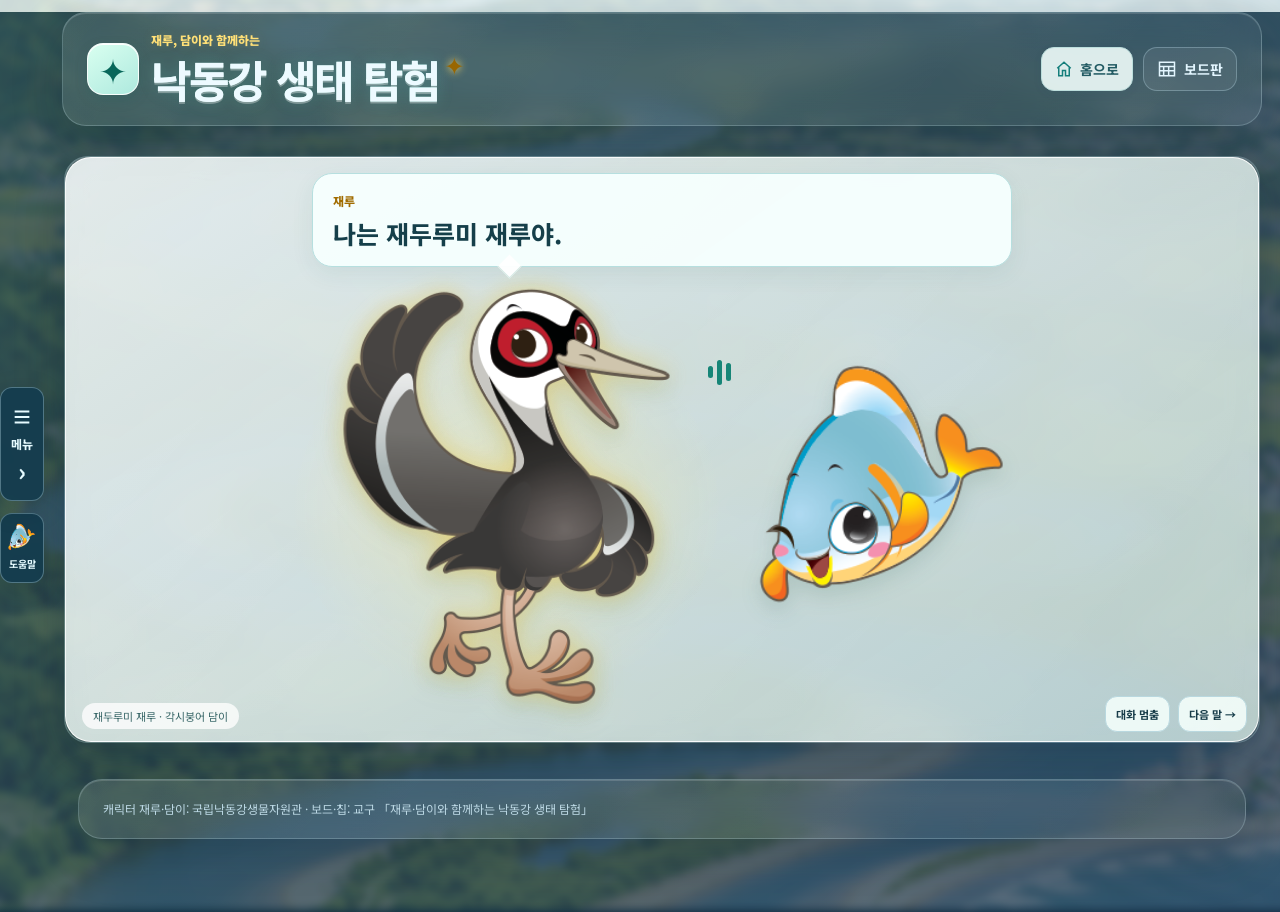
<file: index.html>
<!doctype html>
<html lang="ko"><head><meta charset="utf-8"><meta name="viewport" content="width=device-width,initial-scale=1,viewport-fit=cover"><meta name="theme-color" content="#123b32"><meta name="description" content="재루·담이와 함께하는 낙동강 생태 탐험. 먼저 낙동강을 배우고 혼자·함께하기·대결하기을 즐겨요."><title>재루·담이와 함께하는 낙동강 생태 탐험</title><link rel="stylesheet" href="river.css?v=22"><link rel="preload" as="image" href="mascots-welcome.webp"><script defer src="river-core.js?v=20261108allnature5"></script><script defer src="welcome.js?v=20261114menu"></script><script defer src="river-app.js?v=20261115return"></script><link rel="stylesheet" href="comic.css?v=7"><link rel="stylesheet" href="glass.css?v=1"><link rel="stylesheet" href="learn.css?v=1"><link rel="stylesheet" href="site-shell.css?v=20261110plainclose"><link rel="stylesheet" href="welcome.css?v=20261110titleframe"><script defer src="ranking-focus.js?v=1"></script><script defer src="site-shell.js?v=20261115common"></script><link rel="stylesheet" href="acrylic-chips.css?v=1"><script defer src="acrylic-chips.js?v=1"></script><link rel="stylesheet" href="solo-random.css?v=1"><link rel="stylesheet" href="solo-flow.css?v=20261109randompick"><link rel="stylesheet" href="solo-glass.css?v=20261110contrast"><link rel="stylesheet" href="unified-glass.css?v=20261111cumulative"><script defer src="player-profiles.js?v=1"></script><script defer src="participation.js?v=20261111modes"></script><link rel="stylesheet" href="solo-titles.css?v=1"></head>
<body data-section="intro"><a class="skip" href="#app">탐험 내용으로 건너뛰기</a><header class="top" id="introHeader"><div class="intro-brand-group"><span class="brand-icon" aria-hidden="true">✦</span><div class="intro-brand-text"><button class="intro-badge" type="button" data-replay-intro aria-label="재루, 담이와 함께하는 · 소개 대화 다시 보기"><span class="brand-intro" aria-label="재루, 담이와 함께하는"><span aria-hidden="true" style="--letter:0">재</span><span aria-hidden="true" style="--letter:1">루</span><span aria-hidden="true" style="--letter:2">,</span><span aria-hidden="true" style="--letter:3">&#32;</span><span aria-hidden="true" style="--letter:4">담</span><span aria-hidden="true" style="--letter:5">이</span><span aria-hidden="true" style="--letter:6">와</span><span aria-hidden="true">&#32;</span><span aria-hidden="true" style="--letter:8">함</span><span aria-hidden="true" style="--letter:9">께</span><span aria-hidden="true" style="--letter:10">하</span><span aria-hidden="true" style="--letter:11">는</span></span></button><a href="./" class="brand" aria-label="낙동강 생태 탐험 첫 화면"><span class="brand-copy"><strong class="brand-shine">낙동강 생태 탐험</strong></span></a></div></div><div class="top-actions"><button id="homeNav" aria-label="홈으로" data-tooltip="홈으로" class="home-link" data-action="home"><svg width="18" height="18" viewBox="0 0 24 24" fill="none" stroke="currentColor" stroke-width="2" aria-hidden="true"><path d="M3 11l9-8 9 8M5 10v11h5v-7h4v7h5V10"/></svg></button><a class="header-board" href="board.html?view=full" aria-label="게임보드" data-tooltip="게임보드"><svg width="22" height="22" viewBox="0 0 24 24" fill="none" stroke="currentColor" stroke-width="1.8" aria-hidden="true"><path d="M3 4h18v16H3zM3 9h18M8 9v11M14 9v11M3 14h18"/></svg></a></div></header><header class="top solo-game-header" id="soloGameHeader"><a class="brand" href="./" id="soloBrandHome"><span class="brand-icon" aria-hidden="true">✦</span><span>재루·담이의<strong>낙동강 생태 탐험</strong><span class="game-mode-title">혼자하기</span></span></a><div class="top-actions"><button class="home-link" data-action="home" aria-label="홈으로"><svg width="18" height="18" viewBox="0 0 24 24" fill="none" stroke="currentColor" stroke-width="2" aria-hidden="true"><path d="M3 11l9-8 9 8M5 10v11h5v-7h4v7h5V10"/></svg><span>홈으로</span></button><span class="trial">1인 · 20미션</span></div></header><button id="mapOpen" hidden aria-hidden="true" tabindex="-1"></button><main id="app" tabindex="-1"><p class="loading" role="status">재루와 담이가 탐험을 준비하고 있어요…</p><noscript>이 탐험에는 자바스크립트가 필요해요.</noscript></main><footer class="site-footer"><p>캐릭터 재루·담이: 국립낙동강생물자원관 · 보드·칩: 교구 「재루·담이와 함께하는 낙동강 생태 탐험」</p></footer>
<dialog id="mapDialog" aria-labelledby="mapTitle"><div class="dialog-head"><div><small>우리의 작은 복원 기록</small><h2 id="mapTitle">발견 지도</h2></div><button class="home-link" data-action="home">홈으로</button><button data-close="mapDialog" aria-label="발견 지도 닫기">닫기 ×</button></div><div id="mapBody"></div></dialog>
<dialog id="reviewDialog" aria-labelledby="reviewTitle"><div class="dialog-head"><h2 id="reviewTitle">발견 다시 보기</h2><button class="home-link" data-action="home">홈으로</button><button data-close="reviewDialog" aria-label="발견 다시 보기 닫기">닫기 ×</button></div><div id="reviewBody"></div></dialog>
<dialog id="resetDialog" aria-labelledby="resetTitle"><div class="reset-body"><h2 id="resetTitle">새 탐험을 시작할까요?</h2><p>이 20미션 탐험의 발견 기록을 지우고 첫 미션부터 시작해요.</p><div class="reset-actions"><button data-close="resetDialog">계속 이어가기</button><button id="confirmReset" class="primary">새 탐험 시작</button></div></div></dialog><dialog id="soloExitDialog" aria-labelledby="soloExitTitle" aria-describedby="soloExitDescription"><div class="reset-body"><h2 id="soloExitTitle">탐험을 끝내고 나갈까요?</h2><p id="soloExitDescription">모은 칩, 문제 진행, 힌트·오답 기록과 실천 약속이 모두 초기화돼요.<br>다시 시작하면 첫 문제부터 새로 탐험해요.</p><div class="reset-actions"><button id="cancelSoloExit" autofocus>계속 탐험하기</button><button id="confirmSoloExit" class="primary">기록 지우고 나가기</button></div></div></dialog><div id="announce" class="sr-only" role="status" aria-live="polite"></div></body></html>
</file>
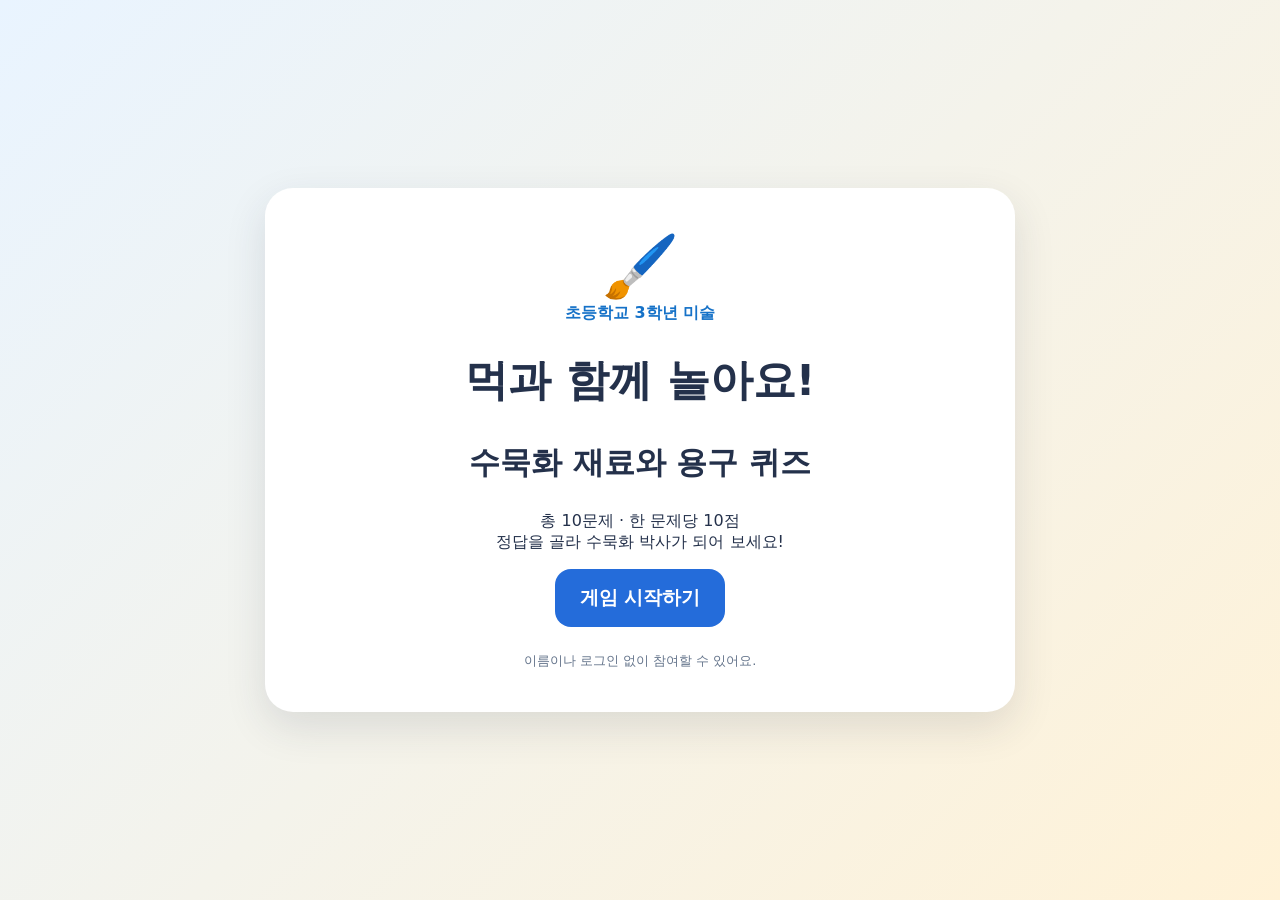
<file: ink-quiz/index.html>
<!doctype html><html lang="ko"><head><meta charset="utf-8"><meta name="viewport" content="width=device-width,initial-scale=1"><title>먹과 함께 놀아요! 수묵화 퀴즈</title><style>*{box-sizing:border-box}body{margin:0;font-family:system-ui,'Malgun Gothic',sans-serif;background:linear-gradient(135deg,#e9f4ff,#fff2d7);min-height:100vh;display:grid;place-items:center;padding:18px;color:#24314b}.app{background:white;border-radius:28px;box-shadow:0 15px 40px #24314b20;max-width:750px;width:100%;padding:clamp(22px,5vw,42px);text-align:center}h1{font-size:clamp(27px,5vw,43px)}h2{font-size:clamp(22px,4vw,31px);line-height:1.5}.tag{color:#1672c8;font-weight:900}.ink{font-size:62px}.meta{display:flex;justify-content:space-between;font-weight:800}.track{background:#e7edf4;height:12px;border-radius:20px;overflow:hidden;margin:18px 0}.fill{background:#3e9cf5;height:100%;transition:width .2s}.choices{display:grid;gap:12px;margin:24px 0}button{font:inherit;font-weight:800;cursor:pointer;border-radius:16px;padding:16px 20px;border:2px solid #c8d7eb;background:#f6faff;color:#24314b;font-size:19px}button:hover:not(:disabled){background:#e6f2ff}button:disabled{cursor:default}button.good{background:#d9f8e3;border-color:#23ad5c}button.bad{background:#ffe2e2;border-color:#e55353}.primary{background:#246cda;color:white;border:0;min-width:170px}.primary:hover{background:#155bc5!important}.feedback{font-weight:800;font-size:19px;min-height:48px;line-height:1.5}.muted{color:#64748b}footer{font-size:13px;color:#64748b;margin-top:25px}</style></head><body><main class="app" id="app"></main><script>
const qs=[
["먹을 갈 때 사용하는 용구는 무엇인가요?",["접시","벼루","서진","깔개"],1,"벼루는 먹을 갈 때 사용하는 용구예요."],
["종이가 움직이지 않도록 고정하는 용구는 무엇인가요?",["접시","깔개","서진","연습지"],2,"서진은 종이를 눌러 고정해요."],
["붓을 사용한 후에는 물로 깨끗이 씻어 붓걸이에 걸어서 말려요.",["O","X"],0,"사용한 붓은 깨끗이 씻고 걸어서 말려요."],
["먹물을 미리 만들어 두면 어떤 점이 좋을까요?",["사용하기 편리해요","종이가 고정돼요","붓이 저절로 말라요","깔개가 필요 없어요"],0,"먹물을 미리 만들어 두면 사용할 때 편리해요."],
["종이가 바닥에 붙지 않도록 사용하는 것은?",["먹","접시","깔개","벼루"],2,"깔개는 종이가 바닥에 붙지 않도록 도와줘요."],
["먹을 갈 때 올바른 방법은?",["먹을 눕혀 빠르게 갈아요","먹을 똑바로 세워 천천히 갈아요","먹을 손으로 부숴요","먹을 종이에 직접 문질러요"],1,"먹은 벼루에 똑바로 세워 천천히 갈아요."],
["먹물의 농담은 무엇을 뜻할까요?",["종이의 길이","붓의 크기","먹물의 진하고 연한 정도","서진의 무게"],2,"농담은 먹물의 진하고 연한 정도예요."],
["연습지는 먹을 갈 때 물을 담아 두는 그릇이에요.",["O","X"],1,"연습지는 먹물로 그림을 그리는 종이예요."],
["먹물의 농담을 조절할 때 사용하는 용구는?",["접시","서진","깔개","붓걸이"],0,"접시를 이용하여 먹물의 농담을 조절해요."],
["수묵화 활동을 마친 뒤 올바른 정리 방법은?",["붓을 먹물에 담가 두어요","붓을 씻지 않고 보관해요","종이로 붓을 세게 문질러요","붓을 물로 깨끗이 씻어 말려요"],3,"붓은 깨끗이 씻어 붓걸이에 걸어 말려요."]
];let i=0,score=0,answered=false;const app=document.getElementById('app');function start(){i=0;score=0;render()}function intro(){app.innerHTML='<div class="ink">🖌️</div><div class="tag">초등학교 3학년 미술</div><h1>먹과 함께 놀아요!</h1><h2>수묵화 재료와 용구 퀴즈</h2><p>총 10문제 · 한 문제당 10점<br>정답을 골라 수묵화 박사가 되어 보세요!</p><button class="primary" id="start">게임 시작하기</button><footer>이름이나 로그인 없이 참여할 수 있어요.</footer>';document.getElementById('start').onclick=start}function render(){answered=false;let q=qs[i];app.innerHTML='<div class="tag">🖌️ 수묵화 퀴즈 도전!</div><div class="meta"><span>문제 '+(i+1)+' / '+qs.length+'</span><span>점수 '+score+'점</span></div><div class="track"><div class="fill" style="width:'+((i)/qs.length*100)+'%"></div></div><h2>'+q[0]+'</h2><div class="choices" id="choices"></div><div class="feedback" id="feedback" aria-live="polite"></div><button class="primary" id="next" style="display:none">'+(i===qs.length-1?'결과 보기':'다음 문제')+'</button>';const c=document.getElementById('choices');q[1].forEach((label,j)=>{let b=document.createElement('button');b.textContent=(q[1].length===2?'':(j+1)+'. ')+label;b.onclick=()=>choose(j);c.appendChild(b)});document.getElementById('next').onclick=()=>{i++;if(i<qs.length)render();else result()}}function choose(j){if(answered)return;answered=true;const q=qs[i];if(j===q[2])score+=10;[...document.querySelectorAll('#choices button')].forEach((b,k)=>{b.disabled=true;if(k===q[2])b.classList.add('good');else if(k===j)b.classList.add('bad')});document.getElementById('feedback').textContent=(j===q[2]?'🎉 정답이에요! ':'💡 다시 기억해 봐요! ')+q[3];document.getElementById('next').style.display='inline-block'}function result(){app.innerHTML='<div class="ink">🏆</div><h1>퀴즈 완료!</h1><h2>나의 점수는 '+score+'점 / 100점</h2><p>'+(score===100?'완벽해요! 수묵화 박사!':score>=70?'잘했어요! 수묵화 용구를 잘 알고 있네요.':'수고했어요! 다시 도전해 보세요.')+'</p><button class="primary" id="restart">다시 도전하기</button><footer>정답과 점수는 이 기기에서만 표시됩니다.</footer>';document.getElementById('restart').onclick=start}intro();
</script></body></html>
</file>
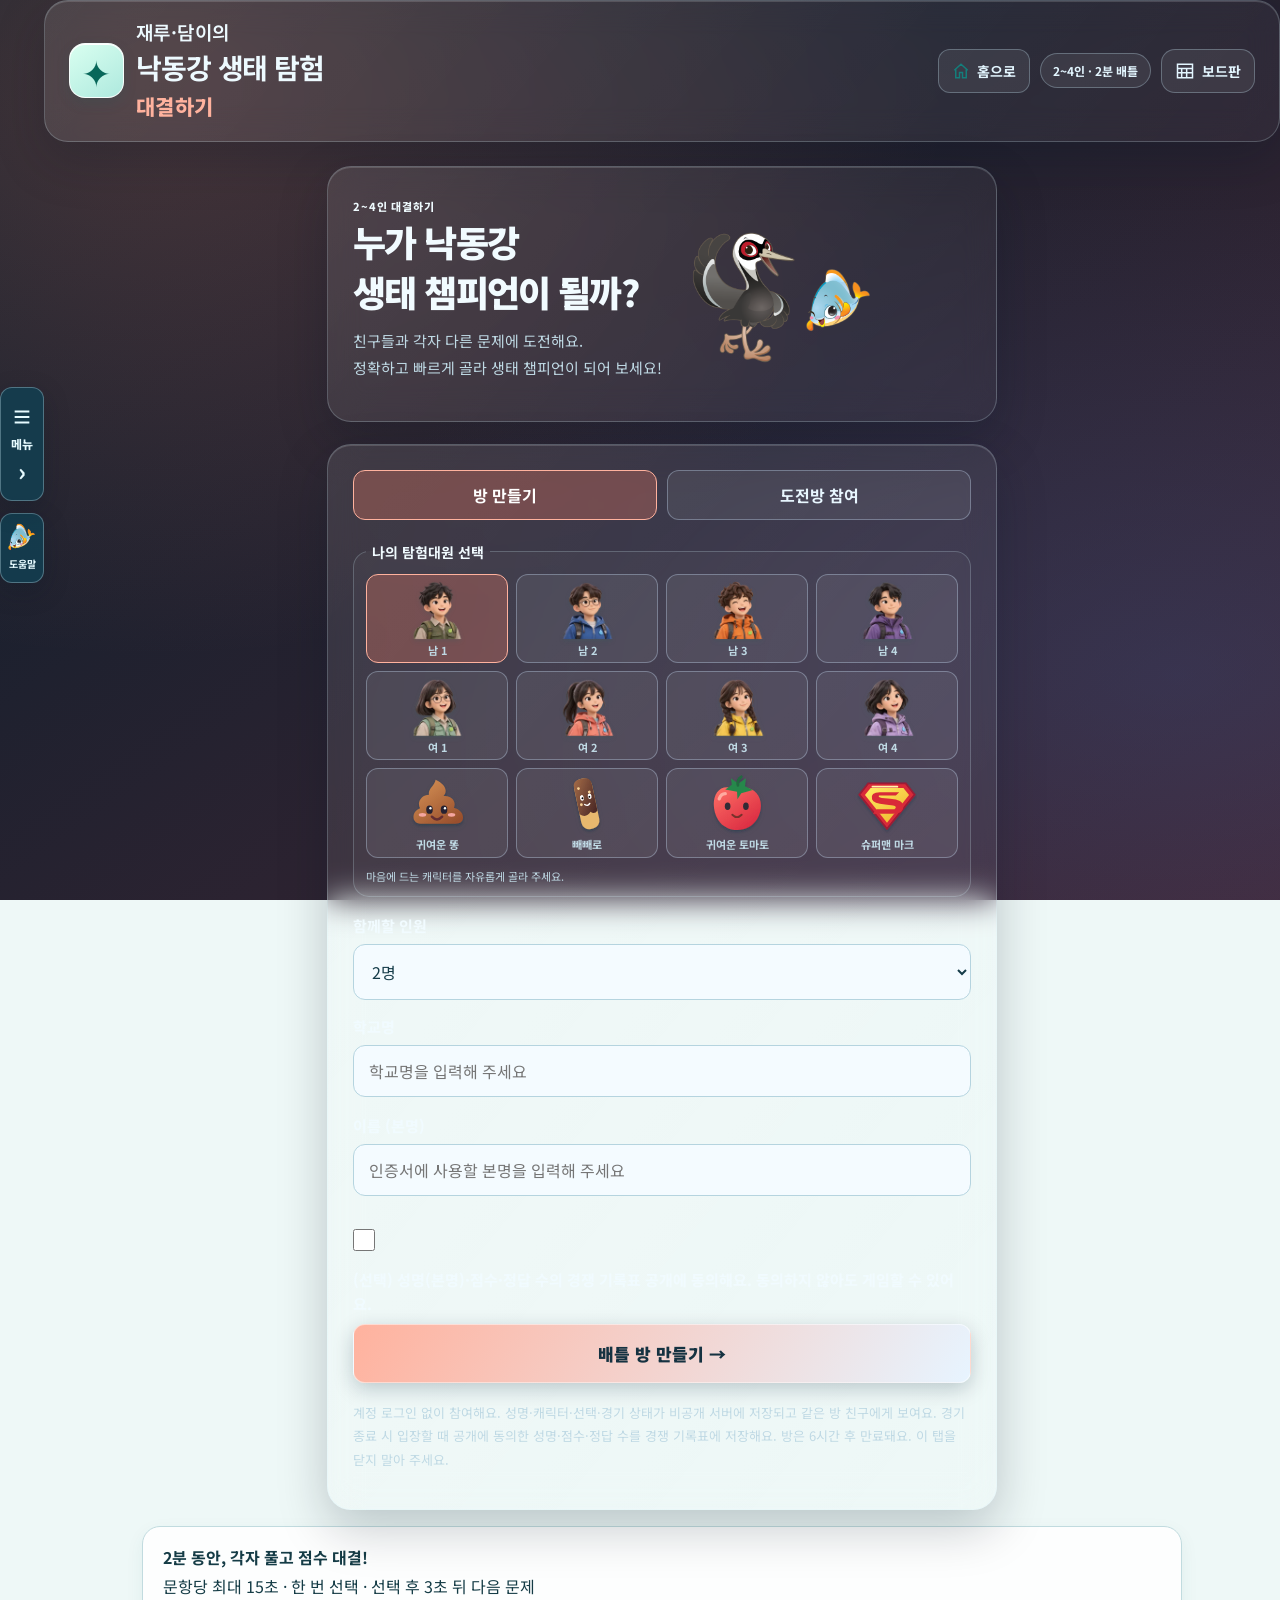
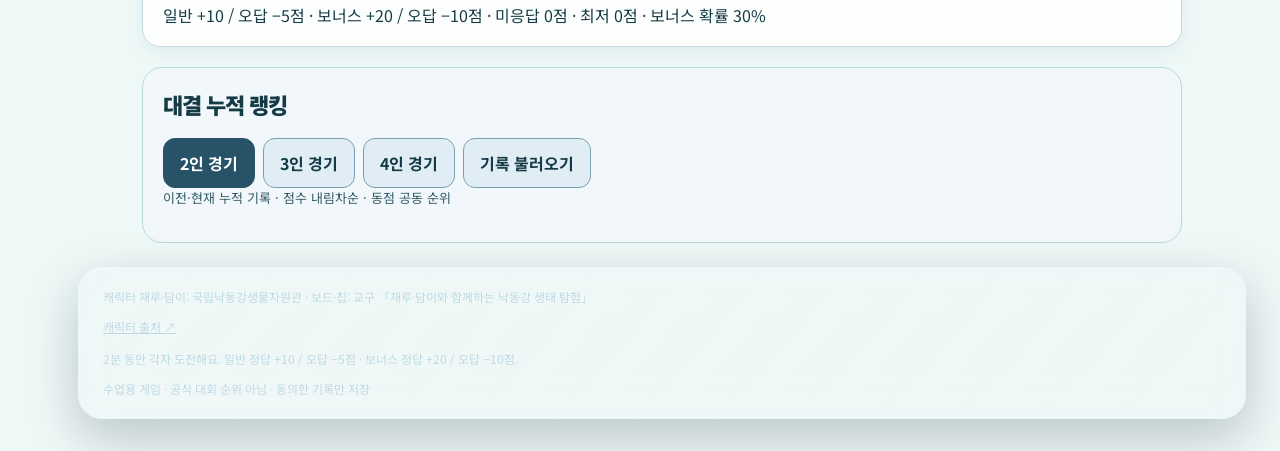
<file: battle.html>
<!doctype html><html lang="ko"><head><meta charset="utf-8"><meta name="viewport" content="width=device-width,initial-scale=1"><meta name="theme-color" content="#172d50"><title>2분 생태 배틀 · 재루와 담이</title><link rel="stylesheet" href="river.css?v=22"><link rel="stylesheet" href="coop.css?v=2"><link rel="stylesheet" href="battle.css?v=2"><link rel="stylesheet" href="room-invite.css?v=1"><script defer src="qrcode.js?v=1"></script><script defer src="room-invite.js?v=1"></script><script defer src="river-core.js?v=20261108allnature5"></script><script defer src="battle-board.js?v=20261109rush1"></script><script defer src="explorer-avatars.js?v=20261111cumulative"></script><script defer src="ranking-focus.js?v=1"></script><script defer src="battle-app.js?v=20261111cumulative"></script><link rel="stylesheet" href="comic.css?v=7"><link rel="stylesheet" href="glass.css?v=1"><link rel="stylesheet" href="site-shell.css?v=20261110plainclose"><script defer src="site-shell.js?v=20261115common"></script><link rel="stylesheet" href="acrylic-chips.css?v=1"><script defer src="acrylic-chips.js?v=1"></script><link rel="stylesheet" href="battle-board.css?v=1"><link rel="stylesheet" href="explorer-avatars.css?v=20261111cumulative"><link rel="stylesheet" href="battle-rush.css?v=20261111independent"><link rel="stylesheet" href="multiplayer-player.css?v=1"><link rel="stylesheet" href="unified-glass.css?v=20261111cumulative"><script defer src="player-profiles.js?v=1"></script><script defer src="participation.js?v=20261111modes"></script></head><body data-section="battle"><a class="skip" href="#coopApp">경기 내용으로 건너뛰기</a><header class="top"><a class="brand" href="./"><span class="brand-icon" aria-hidden="true">✦</span><span>재루·담이의<strong>낙동강 생태 탐험</strong><span class="game-mode-title">대결하기</span></span></a><div class="top-actions"><button id="homeNav" class="home-link" ><svg width="18" height="18" viewBox="0 0 24 24" fill="none" stroke="currentColor" stroke-width="2" aria-hidden="true"><path d="M3 11l9-8 9 8M5 10v11h5v-7h4v7h5V10"/></svg><span>홈으로</span></button><span class="trial">2~4인 · 2분 배틀</span></div></header><main id="coopApp"><p>배틀 입구를 준비하고 있어요…</p></main><div id="connectionBar" role="status" aria-live="polite"></div><footer class="site-footer"><p>캐릭터 재루·담이: 국립낙동강생물자원관 · 보드·칩: 교구 「재루·담이와 함께하는 낙동강 생태 탐험」</p><a href="https://www.nnibr.re.kr/index.do?menu_id=00000287" target="_blank" rel="noopener">캐릭터 출처 ↗</a><p>2분 동안 각자 도전해요. 일반 정답 +10 / 오답 −5점 · 보너스 정답 +20 / 오답 −10점.</p><span>수업용 게임 · 공식 대회 순위 아님 · 동의한 기록만 저장</span></footer><dialog id="leaveCoop"><div class="reset-body"><h2>경기에서 나갈까요?</h2><p>경기 시간은 계속 흐르고, 나가면 이번 경기의 우승 대상에서 제외돼요.</p><div class="reset-actions"><button id="cancelLeave">계속하기</button><button id="confirmLeave">방 나가기</button></div></div></dialog><div id="coopAnnounce" class="sr-only" role="status" aria-live="polite"></div></body></html>
</file>
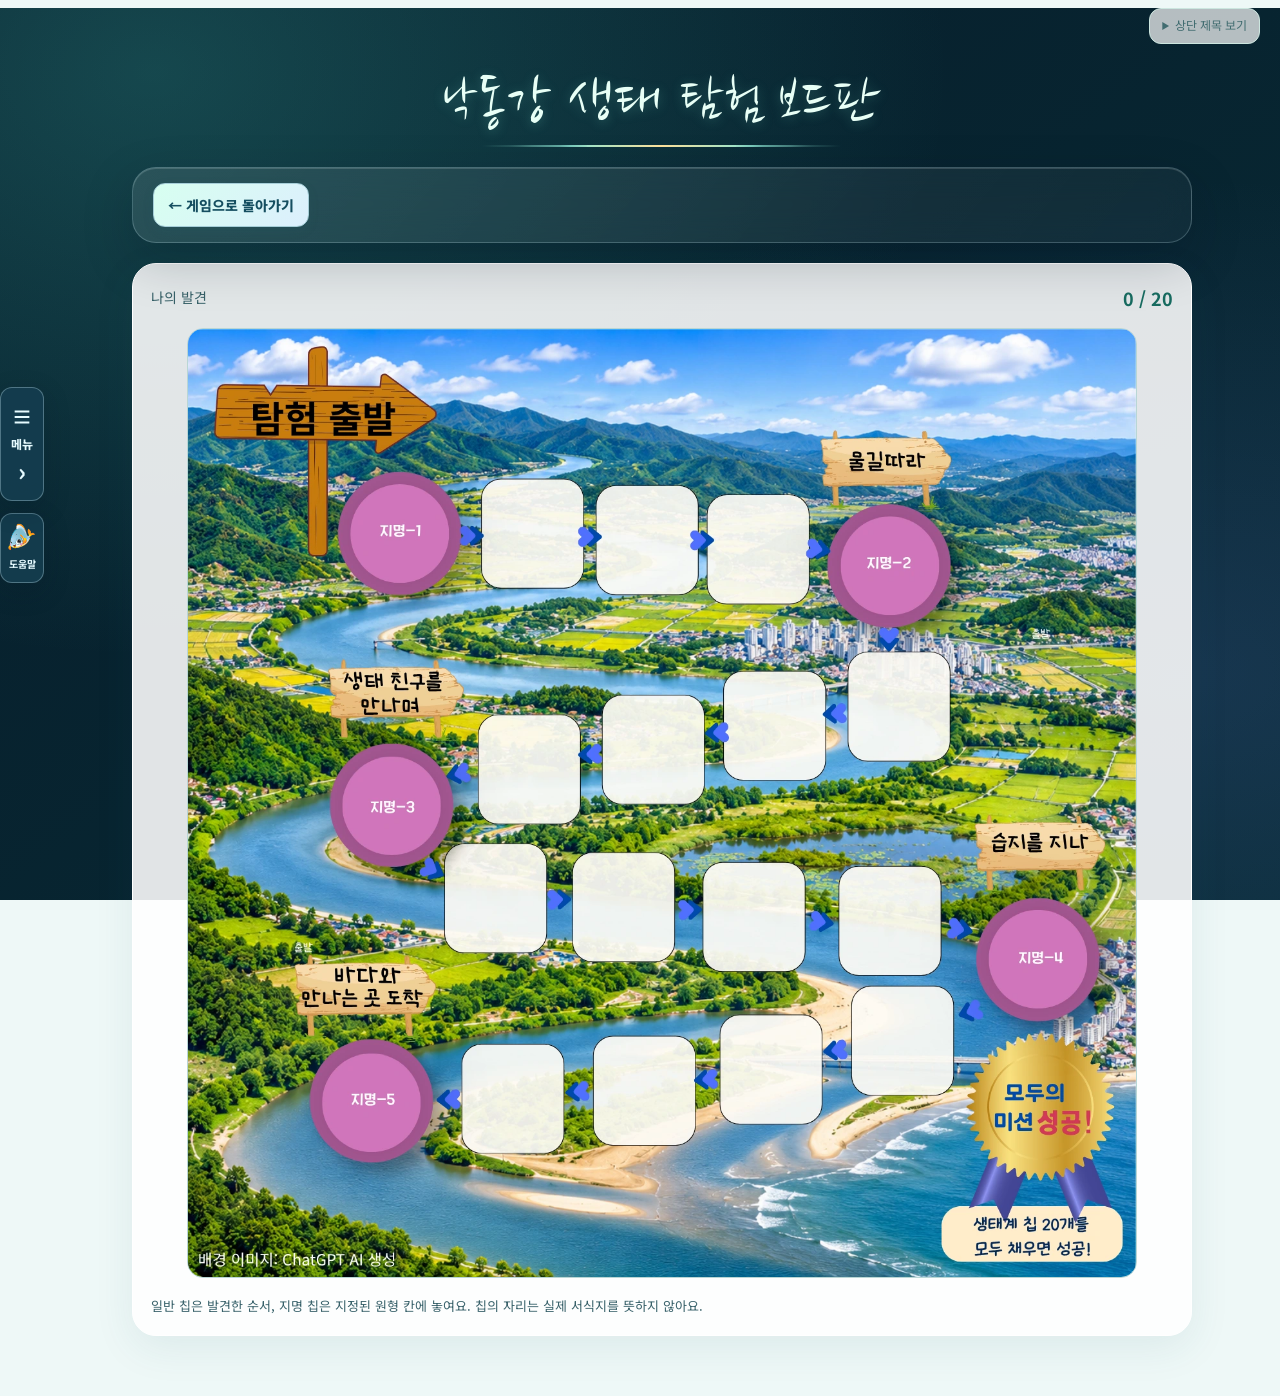
<file: board.html>
<!doctype html><html lang="ko"><head><meta charset="utf-8"><meta name="viewport" content="width=device-width,initial-scale=1,viewport-fit=cover"><meta name="theme-color" content="#e7f6f2"><title>낙동강 생태 탐험 보드판</title><link rel="stylesheet" href="river.css?v=22"><link rel="stylesheet" href="comic.css?v=7"><link rel="stylesheet" href="glass.css?v=1"><link rel="stylesheet" href="site-shell.css?v=20261110plainclose"><link rel="stylesheet" href="board.css?v=20261115return"><script defer src="river-core.js?v=20261108allnature5"></script><script defer src="board.js?v=20261115return"></script><script defer src="ranking-focus.js?v=1"></script><script defer src="site-shell.js?v=20261115common"></script><link rel="stylesheet" href="acrylic-chips.css?v=1"><script defer src="acrylic-chips.js?v=1"></script><link rel="stylesheet" href="unified-glass.css?v=20261111cumulative"></head><body data-section="board"><a class="skip" href="#boardMain">메인 보드로 건너뛰기</a><details class="board-top-fold"><summary>상단 제목 보기</summary><header class="top"><a class="brand" href="./"><span class="brand-icon" aria-hidden="true">✦</span><span>재루, 담이와 함께하는<strong>낙동강 생태 탐험</strong></span></a><div class="top-actions"><a class="home-link" href="./">홈으로</a><button data-open-menu class="home-link">탐험 메뉴</button></div></header></details><main id="boardMain"><div class="board-title-wrap"><h1 class="board-script-title">낙동강 생태 탐험 보드판</h1></div><div class="board-page-heading"><a class="home-link" href="./?mode=solo">혼자하기 이어가기 →</a></div><div id="boardContent"><img src="online-board-final-v4.webp" alt="최근 확정된 낙동강 생태 탐험 보드판" width="1472" height="1472"></div></main><dialog id="boardReview" aria-labelledby="boardReviewTitle"><div class="dialog-head"><h2 id="boardReviewTitle">획득한 칩</h2><button id="closeBoardReview">닫기 ×</button></div><div id="boardReviewBody"></div></dialog></body></html>
</file>
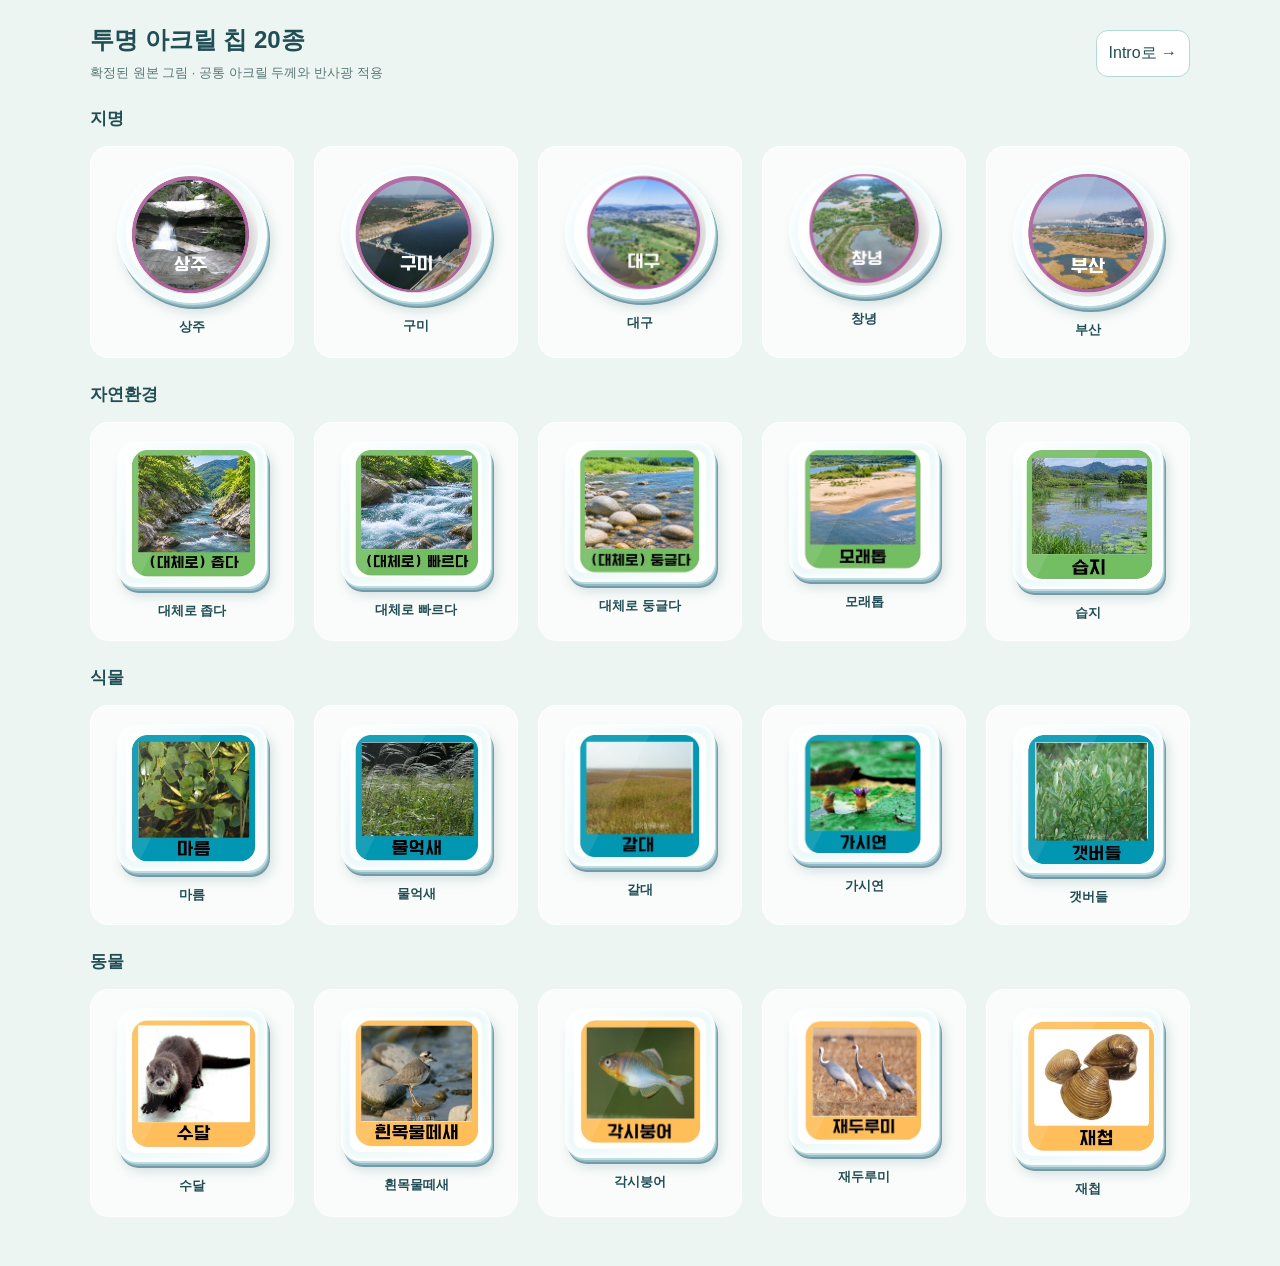
<file: chips.html>
<!doctype html><html lang="ko"><head><meta charset="utf-8"><meta name="viewport" content="width=device-width,initial-scale=1"><title>투명 아크릴 칩 20종</title><link rel="stylesheet" href="acrylic-chips.css?v=1"><script defer src="river-core.js?v=20261108allnature5"></script><script defer src="chips-preview.js?v=1"></script><script defer src="acrylic-chips.js?v=1"></script><style>*{box-sizing:border-box}body{margin:0;padding:24px;background:#edf5f2;color:#214e55;font-family:'Malgun Gothic',sans-serif}header{display:flex;align-items:center;justify-content:space-between;gap:20px;max-width:1100px;margin:0 auto 24px}h1{font-size:24px;margin:0 0 8px}p{font-size:13px;margin:0;color:#5a7777}a{padding:12px;border:1px solid #b5d9d3;border-radius:12px;color:inherit;text-decoration:none;background:#fff}main{max-width:1100px;margin:auto}section{margin:25px 0}h2{font-size:17px;margin:0 0 16px}.chips{display:grid;grid-template-columns:repeat(5,minmax(0,1fr));gap:20px}article{background:#ffffffb3;border:1px solid white;border-radius:18px;padding:18px;text-align:center}.chip-svg{display:block;width:100%;max-width:150px;margin:auto}h3{font-size:13px;margin:15px 0 0;font-weight:600}.chip-svg:hover{transform:translateY(-3px)}@media(max-width:600px){body{padding:15px}.chips{gap:12px;grid-template-columns:repeat(2,minmax(0,1fr))}article{padding:16px}header{align-items:flex-start}h1{font-size:20px}header a{font-size:12px;white-space:nowrap}}</style></head><body><header><div><h1>투명 아크릴 칩 20종</h1><p>확정된 원본 그림 · 공통 아크릴 두께와 반사광 적용</p></div><a href="./">Intro로 →</a></header><main id="chips"></main></body></html>
</file>
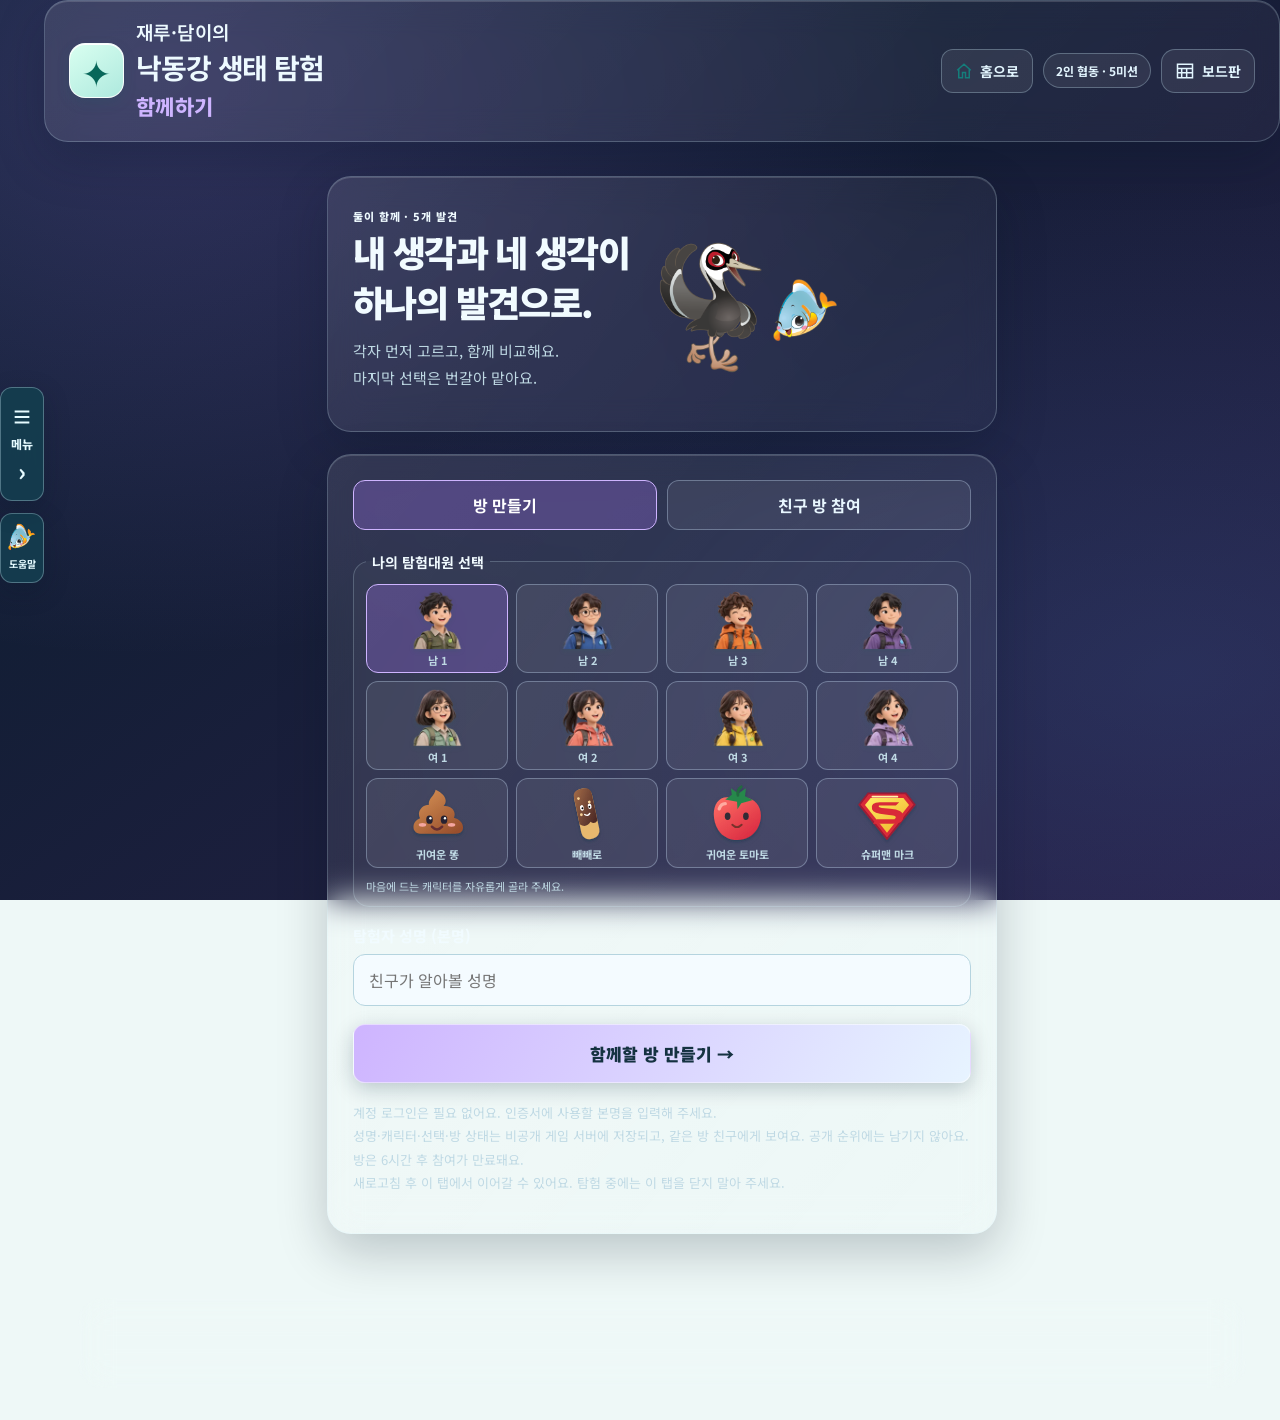
<file: coop.html>
<!doctype html><html lang="ko"><head><meta charset="utf-8"><meta name="viewport" content="width=device-width,initial-scale=1,viewport-fit=cover"><meta name="theme-color" content="#123b32"><title>둘이 함께 발견 · 낙동강 생태 탐험</title><link rel="stylesheet" href="river.css?v=22"><link rel="stylesheet" href="coop.css?v=2"><script defer src="river-core.js?v=20261108allnature5"></script><link rel="stylesheet" href="room-invite.css?v=1"><script defer src="qrcode.js?v=1"></script><script defer src="room-invite.js?v=1"></script><script defer src="explorer-avatars.js?v=20261111cumulative"></script><script defer src="coop-app.js?v=20261111modes"></script><link rel="stylesheet" href="comic.css?v=7"><link rel="stylesheet" href="glass.css?v=1"><link rel="stylesheet" href="site-shell.css?v=20261110plainclose"><script defer src="ranking-focus.js?v=1"></script><script defer src="site-shell.js?v=20261115common"></script><link rel="stylesheet" href="acrylic-chips.css?v=1"><script defer src="acrylic-chips.js?v=1"></script><link rel="stylesheet" href="explorer-avatars.css?v=20261111cumulative"><link rel="stylesheet" href="unified-glass.css?v=20261111cumulative"></head><body data-section="coop"><a class="skip" href="#coopApp">탐험 내용으로 건너뛰기</a><header class="top"><a class="brand" href="./"><span class="brand-icon" aria-hidden="true">✦</span><span>재루·담이의<strong>낙동강 생태 탐험</strong><span class="game-mode-title">함께하기</span></span></a><div class="top-actions"><button id="homeNav" class="home-link" ><svg width="18" height="18" viewBox="0 0 24 24" fill="none" stroke="currentColor" stroke-width="2" aria-hidden="true"><path d="M3 11l9-8 9 8M5 10v11h5v-7h4v7h5V10"/></svg><span>홈으로</span></button><span class="trial">2인 협동 · 5미션</span></div></header><main id="coopApp"><p>친구와 함께할 탐험을 준비하고 있어요…</p></main><div id="connectionBar" role="status" aria-live="polite"></div><footer class="site-footer"><p>먼저 각자 생각하고, 선택을 비교하고, 함께 발견해요.</p><span>협동 시제품 · 공개 순위·점수 기록 없음</span><a href="./">1인용으로 돌아가기</a></footer><dialog id="leaveCoop"><div class="reset-body"><h2>이 방에서 나갈까요?</h2><p>탐험 중에 나가면 이 방의 공동 탐험이 종료돼요. 잠깐 연결이 끊겼다면 나가지 말고 다시 연결해 주세요.</p><div class="reset-actions"><button id="cancelLeave">계속 함께하기</button><button id="confirmLeave">방 나가기</button></div></div></dialog><div class="sr-only" id="coopAnnounce" role="status" aria-live="polite"></div></body></html>
</file>
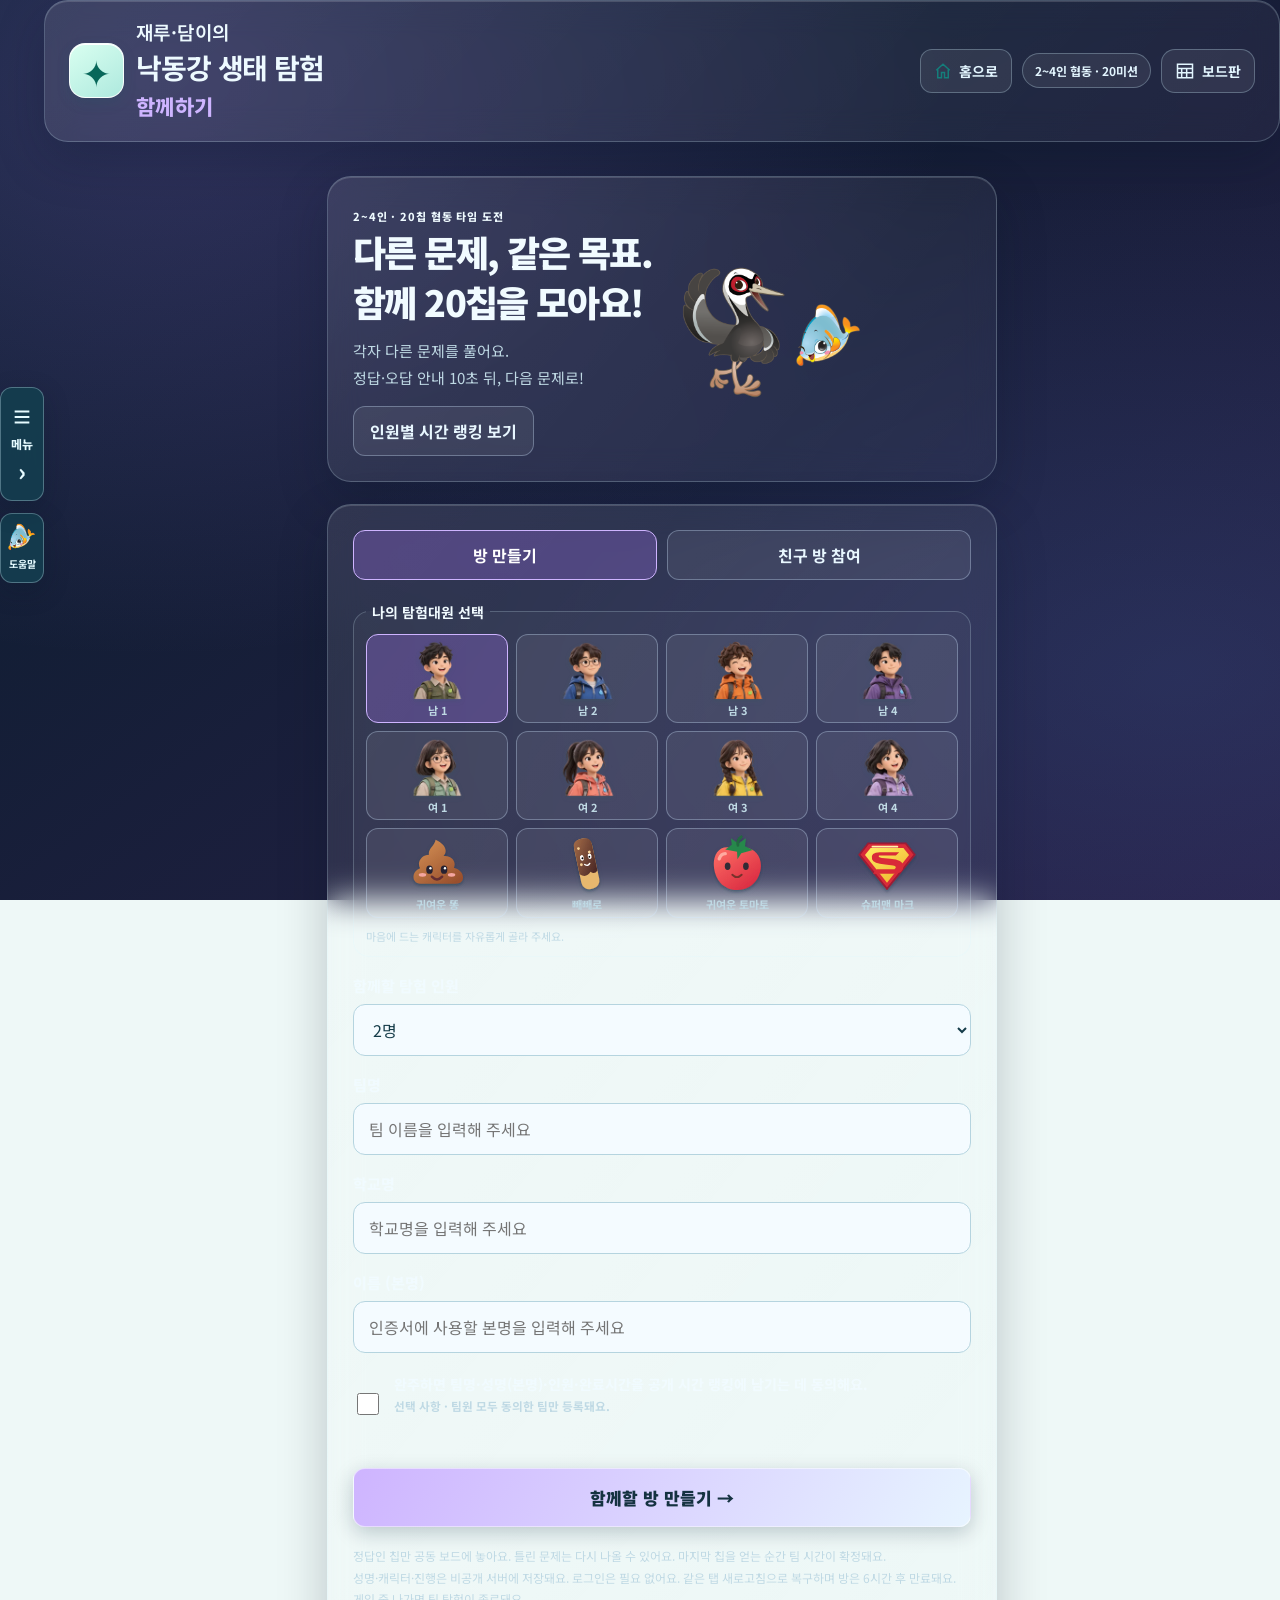
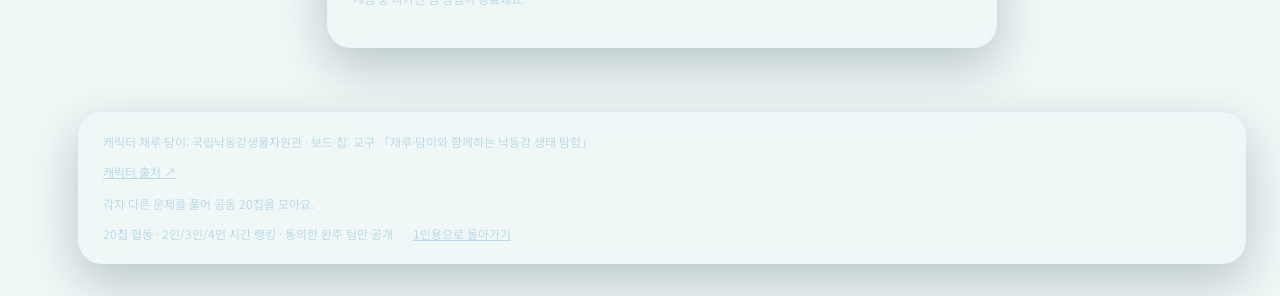
<file: coop20.html>
<!doctype html><html lang="ko"><head><meta charset="utf-8"><meta name="viewport" content="width=device-width,initial-scale=1,viewport-fit=cover"><meta name="theme-color" content="#123b32"><title>20칩 협동 타임 도전 · 낙동강 생태 탐험</title><link rel="stylesheet" href="river.css?v=22"><link rel="stylesheet" href="coop.css?v=2"><script defer src="river-core.js?v=20261108allnature5"></script><link rel="stylesheet" href="room-invite.css?v=1"><script defer src="qrcode.js?v=1"></script><script defer src="room-invite.js?v=1"></script><script defer src="explorer-avatars.js?v=20261111cumulative"></script><link rel="stylesheet" href="ranking-viewer.css?v=20261111cumulative"><script defer src="ranking-focus.js?v=1"></script><script defer src="ranking-viewer.js?v=20261115common"></script><script defer src="coop-race-app.js?v=20261115common"></script><link rel="stylesheet" href="coop-group.css?v=1"><link rel="stylesheet" href="comic.css?v=7"><link rel="stylesheet" href="glass.css?v=1"><link rel="stylesheet" href="site-shell.css?v=20261110plainclose"><script defer src="site-shell.js?v=20261115common"></script><link rel="stylesheet" href="acrylic-chips.css?v=1"><script defer src="acrylic-chips.js?v=1"></script><link rel="stylesheet" href="explorer-avatars.css?v=20261111cumulative"><link rel="stylesheet" href="coop-race.css?v=20261109race1"><link rel="stylesheet" href="multiplayer-player.css?v=1"><link rel="stylesheet" href="unified-glass.css?v=20261111cumulative"><script defer src="player-profiles.js?v=1"></script><script defer src="participation.js?v=20261111modes"></script></head><body data-section="coop"><a class="skip" href="#coopApp">탐험 내용으로 건너뛰기</a><header class="top"><a class="brand" href="./"><span class="brand-icon" aria-hidden="true">✦</span><span>재루·담이의<strong>낙동강 생태 탐험</strong><span class="game-mode-title">함께하기</span></span></a><div class="top-actions"><button id="homeNav" class="home-link" ><svg width="18" height="18" viewBox="0 0 24 24" fill="none" stroke="currentColor" stroke-width="2" aria-hidden="true"><path d="M3 11l9-8 9 8M5 10v11h5v-7h4v7h5V10"/></svg><span>홈으로</span></button><span class="trial">2~4인 협동 · 20미션</span></div></header><main id="coopApp"><p>친구와 함께할 탐험을 준비하고 있어요…</p></main><div id="connectionBar" role="status" aria-live="polite"></div><footer class="site-footer"><p>캐릭터 재루·담이: 국립낙동강생물자원관 · 보드·칩: 교구 「재루·담이와 함께하는 낙동강 생태 탐험」</p><a href="https://www.nnibr.re.kr/index.do?menu_id=00000287" target="_blank" rel="noopener">캐릭터 출처 ↗</a><p>각자 다른 문제를 풀어 공동 20칩을 모아요.</p><span>20칩 협동 · 2인/3인/4인 시간 랭킹 · 동의한 완주 팀만 공개</span><a href="./">1인용으로 돌아가기</a></footer><dialog id="leaveCoop"><div class="reset-body"><h2>이 방에서 나갈까요?</h2><p>탐험 중에 나가면 이 방의 공동 탐험이 종료돼요. 잠깐 연결이 끊겼다면 나가지 말고 다시 연결해 주세요.</p><div class="reset-actions"><button id="cancelLeave">계속 함께하기</button><button id="confirmLeave">방 나가기</button></div></div></dialog><dialog id="groupMap"><div class="dialog-head"><h2>우리의 공동 발견 지도</h2><button data-close="groupMap">닫기 ×</button></div><div id="groupMapBody"></div></dialog><dialog id="groupReview"><div class="dialog-head"><h2 id="groupReviewTitle">공동 발견 다시 보기</h2><button data-close="groupReview">닫기 ×</button></div><div id="groupReviewBody"></div></dialog><div class="sr-only" id="coopAnnounce" role="status" aria-live="polite"></div></body></html>
</file>
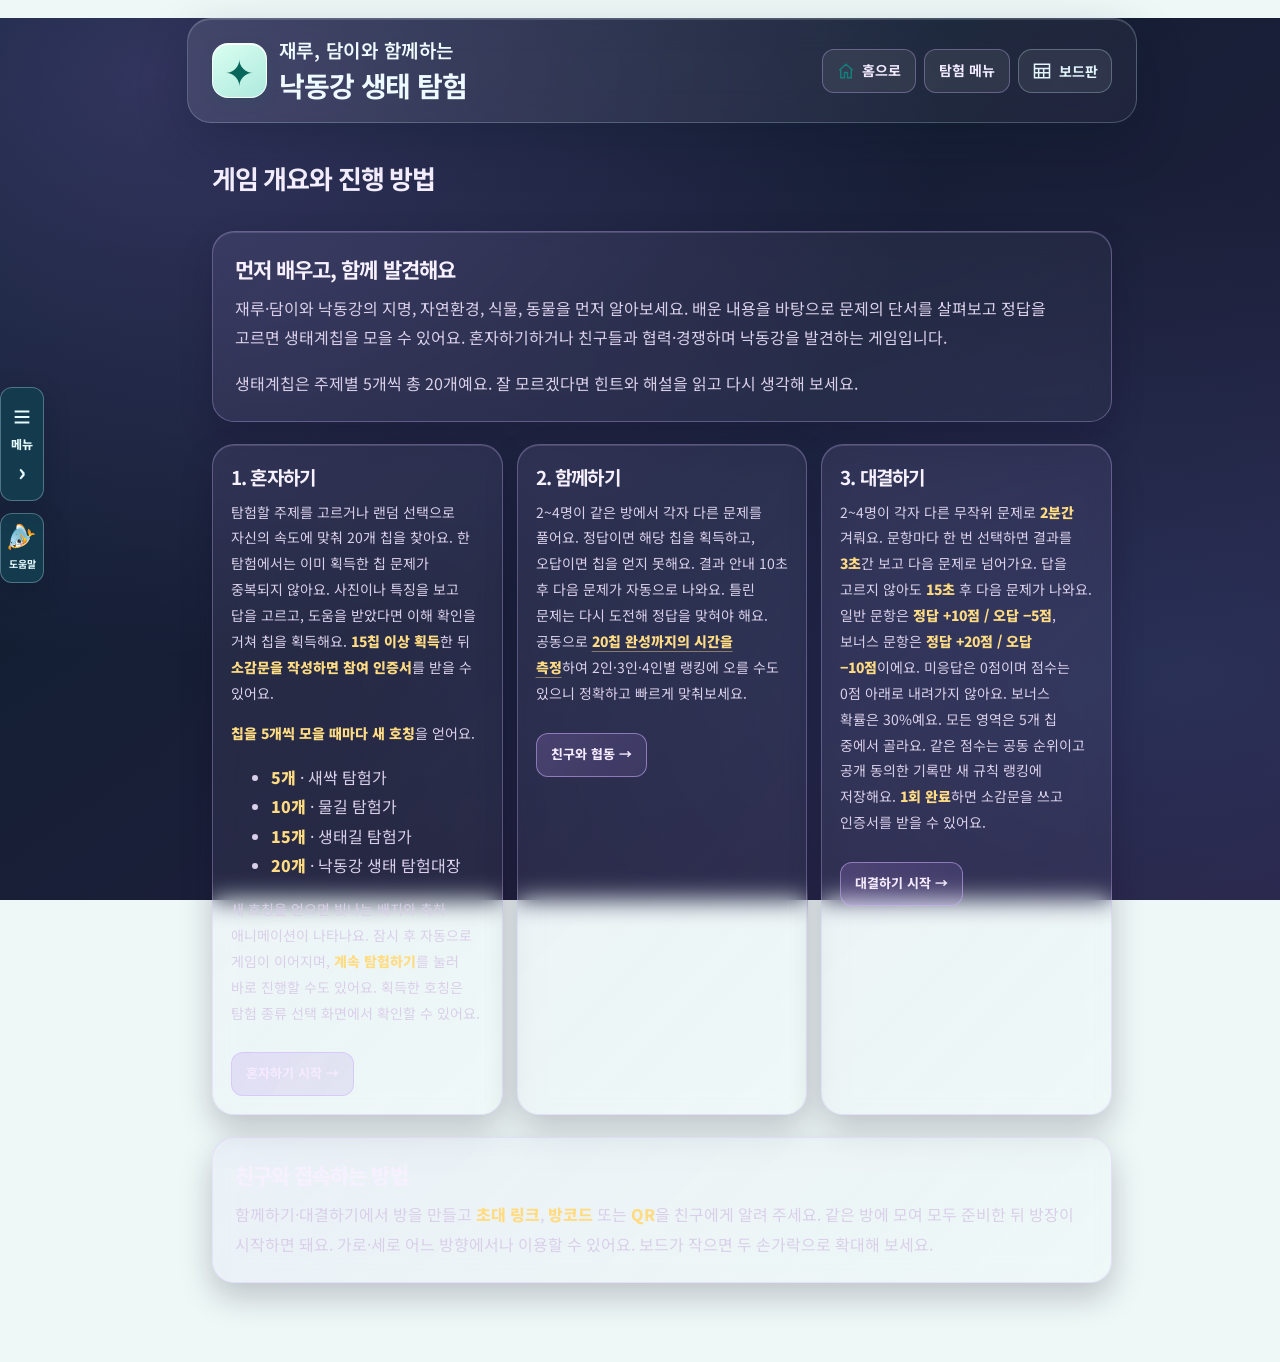
<file: help.html>
<!doctype html><html lang="ko"><head><meta charset="utf-8"><meta name="viewport" content="width=device-width,initial-scale=1,viewport-fit=cover"><title>게임 개요와 진행 방법 · 낙동강 생태 탐험</title><link rel="stylesheet" href="river.css?v=22"><link rel="stylesheet" href="glass.css?v=1"><link rel="stylesheet" href="site-shell.css?v=20261110plainclose"><script defer src="ranking-focus.js?v=1"></script><script defer src="site-shell.js?v=20261115common"></script><style>body{background:#eef8f4;color:#204f55}main{max-width:950px;margin:auto;padding:25px}main>header{display:flex;align-items:center;justify-content:space-between;gap:15px}main h1{font-size:26px;margin:0}main>header a{padding:10px 15px;border:1px solid #c2ddd5;border-radius:12px;background:white;text-decoration:none}main section{margin:22px 0;padding:22px;border:1px solid white;border-radius:20px;background:#ffffffc9;box-shadow:0 8px 25px #244f5910}main h2{font-size:21px;margin-bottom:10px}main p,main li{font-size:16px;line-height:1.85}main p:last-child{margin-bottom:0}.modes{display:grid;grid-template-columns:repeat(3,minmax(0,1fr));gap:14px}.modes section{margin:0;padding:18px}.modes h2{font-size:19px}.modes p{font-size:14px}.modes a{display:inline-block;margin-top:12px;padding:10px 14px;border:1px solid #b7dcd4;border-radius:12px;background:#e1f3ed;text-decoration:none;font-size:13px;font-weight:bold}@media(max-width:600px){main{padding:16px}.modes{grid-template-columns:1fr}main h1{font-size:22px}}</style><link rel="stylesheet" href="unified-glass.css?v=20261111cumulative"></head><body data-section="help"><header class="top help-site-top"><a class="brand" href="./" aria-label="낙동강 생태 탐험 홈"><span class="brand-icon" aria-hidden="true">✦</span><span>재루, 담이와 함께하는<strong>낙동강 생태 탐험</strong></span></a><div class="top-actions"><a class="home-link" href="./">홈으로</a><button class="home-link" data-open-menu>탐험 메뉴</button></div></header><main><header><h1>게임 개요와 진행 방법</h1></header><section><h2>먼저 배우고, 함께 발견해요</h2><p>재루·담이와 낙동강의 지명, 자연환경, 식물, 동물을 먼저 알아보세요. 배운 내용을 바탕으로 문제의 단서를 살펴보고 정답을 고르면 생태계칩을 모을 수 있어요. 혼자하기하거나 친구들과 협력·경쟁하며 낙동강을 발견하는 게임입니다.</p><p>생태계칩은 주제별 5개씩 총 20개예요. 잘 모르겠다면 힌트와 해설을 읽고 다시 생각해 보세요.</p></section><div class="modes"><section><h2>1. 혼자하기</h2><p>탐험할 주제를 고르거나 랜덤 선택으로 자신의 속도에 맞춰 20개 칩을 찾아요. 한 탐험에서는 이미 획득한 칩 문제가 중복되지 않아요. 사진이나 특징을 보고 답을 고르고, 도움을 받았다면 이해 확인을 거쳐 칩을 획득해요. <strong class="help-keyword">15칩 이상 획득</strong>한 뒤 <strong class="help-keyword">소감문을 작성하면 참여 인증서</strong>를 받을 수 있어요.</p><p><strong class="help-keyword">칩을 5개씩 모을 때마다 새 호칭</strong>을 얻어요.</p><ul class="solo-title-guide"><li><strong class="help-keyword">5개</strong> · 새싹 탐험가</li><li><strong class="help-keyword">10개</strong> · 물길 탐험가</li><li><strong class="help-keyword">15개</strong> · 생태길 탐험가</li><li><strong class="help-keyword">20개</strong> · 낙동강 생태 탐험대장</li></ul><p>새 호칭을 얻으면 빛나는 배지와 축하 애니메이션이 나타나요. 잠시 후 자동으로 게임이 이어지며, <strong class="help-keyword">계속 탐험하기</strong>를 눌러 바로 진행할 수도 있어요. 획득한 호칭은 탐험 종류 선택 화면에서 확인할 수 있어요.</p><a href="./?mode=solo">혼자하기 시작 →</a></section><section><h2>2. 함께하기</h2><p>2~4명이 같은 방에서 각자 다른 문제를 풀어요. 정답이면 해당 칩을 획득하고, 오답이면 칩을 얻지 못해요. 결과 안내 10초 후 다음 문제가 자동으로 나와요. 틀린 문제는 다시 도전해 정답을 맞혀야 해요. 공동으로 <strong class="coop-time-highlight">20칩 완성까지의 시간을 측정</strong>하여 2인·3인·4인별 랭킹에 오를 수도 있으니 정확하고 빠르게 맞춰보세요.</p><a href="coop20.html">친구와 협동 →</a></section><section><h2>3. 대결하기</h2><p>2~4명이 각자 다른 무작위 문제로 <strong class="help-keyword">2분간</strong> 겨뤄요. 문항마다 한 번 선택하면 결과를 <strong class="help-keyword">3초</strong>간 보고 다음 문제로 넘어가요. 답을 고르지 않아도 <strong class="help-keyword">15초</strong> 후 다음 문제가 나와요. 일반 문항은 <strong class="help-keyword">정답 +10점 / 오답 −5점</strong>, 보너스 문항은 <strong class="help-keyword">정답 +20점 / 오답 −10점</strong>이에요. 미응답은 0점이며 점수는 0점 아래로 내려가지 않아요. 보너스 확률은 30%예요. 모든 영역은 5개 칩 중에서 골라요. 같은 점수는 공동 순위이고 공개 동의한 기록만 새 규칙 랭킹에 저장해요. <strong class="help-keyword">1회 완료</strong>하면 소감문을 쓰고 인증서를 받을 수 있어요.</p><a href="battle.html">대결하기 시작 →</a></section></div><section><h2>친구와 접속하는 방법</h2><p>함께하기·대결하기에서 방을 만들고 <strong class="help-keyword">초대 링크</strong>, <strong class="help-keyword">방코드</strong> 또는 <strong class="help-keyword">QR</strong>을 친구에게 알려 주세요. 같은 방에 모여 모두 준비한 뒤 방장이 시작하면 돼요. 가로·세로 어느 방향에서나 이용할 수 있어요. 보드가 작으면 두 손가락으로 확대해 보세요.</p></section></main></body></html>
</file>
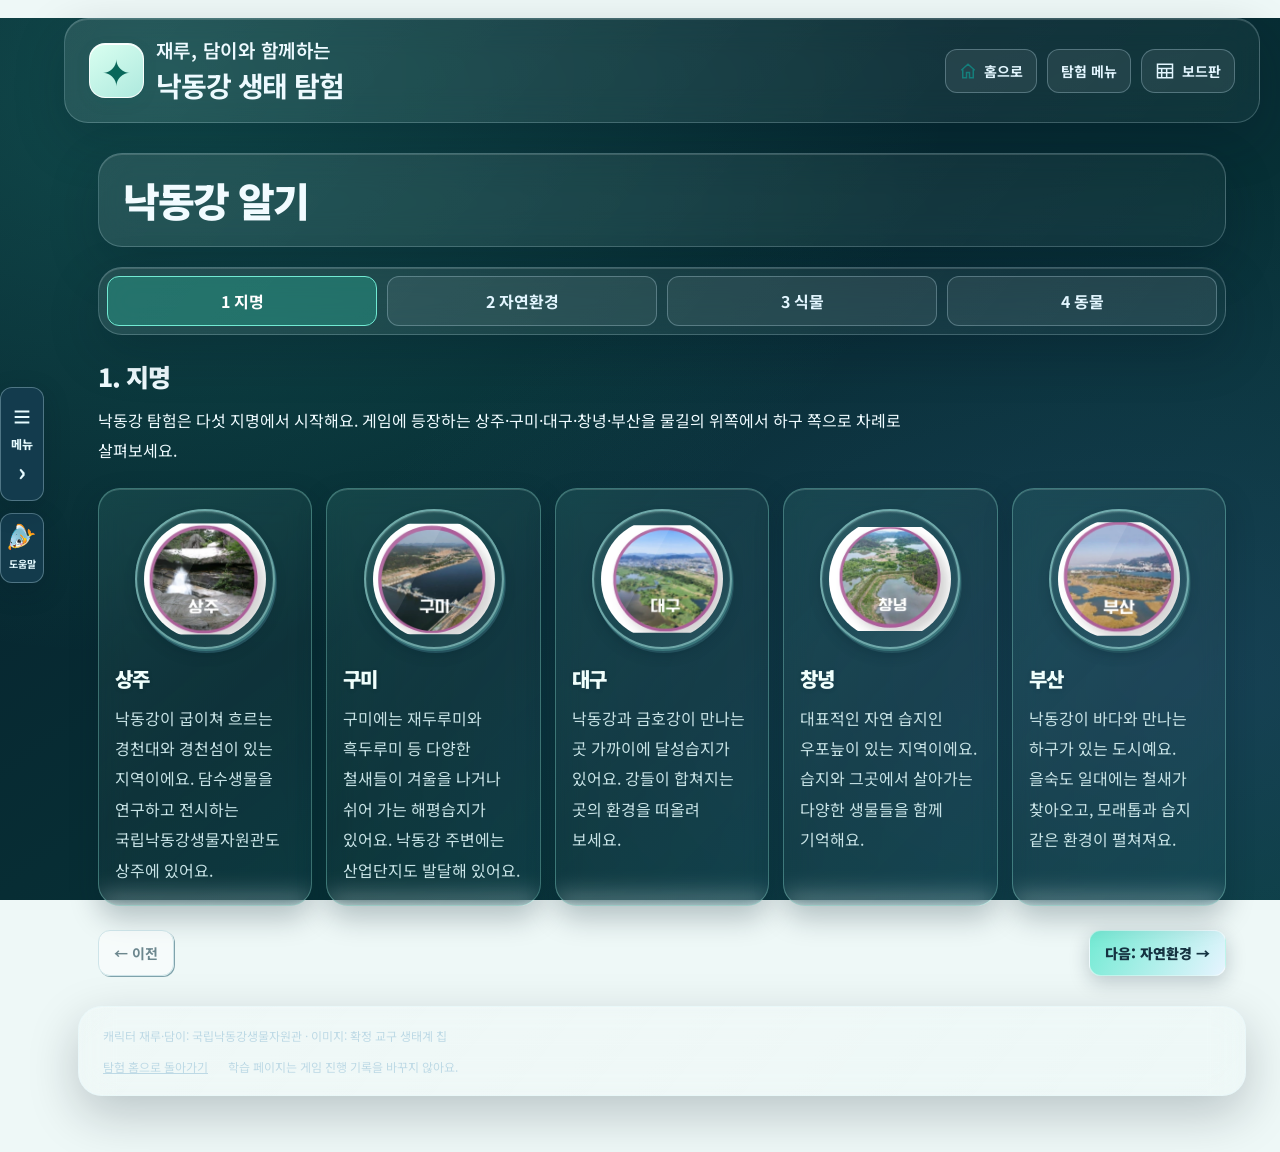
<file: learn.html>
<!doctype html>
<html lang="ko"><head><meta charset="utf-8"><meta name="viewport" content="width=device-width,initial-scale=1,viewport-fit=cover"><meta name="theme-color" content="#e7f6f2"><meta name="description" content="게임 전 가볍게 읽는 낙동강 이야기. 지명, 자연환경, 식물, 동물을 확정 칩 20개로 알아봐요."><title>낙동강 알기 · 재루와 담이</title><link rel="stylesheet" href="river.css?v=22"><link rel="stylesheet" href="comic.css?v=7"><link rel="stylesheet" href="glass.css?v=1"><link rel="stylesheet" href="learn.css?v=1"><script defer src="river-core.js?v=20261108allnature5"></script><script defer src="learn.js?v=20261108cards2"></script><link rel="stylesheet" href="site-shell.css?v=20261110plainclose"><script defer src="ranking-focus.js?v=1"></script><script defer src="site-shell.js?v=20261115common"></script><link rel="stylesheet" href="acrylic-chips.css?v=1"><script defer src="acrylic-chips.js?v=1"></script><link rel="stylesheet" href="unified-glass.css?v=20261111cumulative"></head>
<body data-section="learn" class="learn-page"><a class="skip" href="#learnMain">학습 내용으로 건너뛰기</a><header class="top"><a class="brand" href="./" aria-label="낙동강 생태 탐험 홈"><span class="brand-icon" aria-hidden="true">✦</span><span>재루, 담이와 함께하는<strong>낙동강 생태 탐험</strong></span></a><div class="top-actions"><a class="home-link" href="./">홈으로</a><button class="home-link" data-open-menu>탐험 메뉴</button></div></header>
<main id="learnMain"><section class="learn-welcome"><h1>낙동강 알기</h1></section>

<nav class="learn-nav" aria-label="학습 주제"><button data-chapter="0" aria-pressed="true">1 지명</button><button data-chapter="1" aria-pressed="false">2 자연환경</button><button data-chapter="2" aria-pressed="false">3 식물</button><button data-chapter="3" aria-pressed="false">4 동물</button></nav>
<div id="learnContent"><p>스무 개 사진 칩 이야기를 준비하고 있어요…</p><noscript>이 학습에는 자바스크립트가 필요해요. <a href="https://fbp.nnibr.re.kr/portal/">담수생물다양성 정보포털</a>에서도 생물 이야기를 살펴볼 수 있어요.</noscript></div>


</main><footer class="site-footer"><p>캐릭터 재루·담이: 국립낙동강생물자원관 · 이미지: 확정 교구 생태계 칩</p><a href="./">탐험 홈으로 돌아가기</a><span>학습 페이지는 게임 진행 기록을 바꾸지 않아요.</span></footer><div class="sr-only" id="learnAnnounce" role="status" aria-live="polite"></div></body></html>
</file>
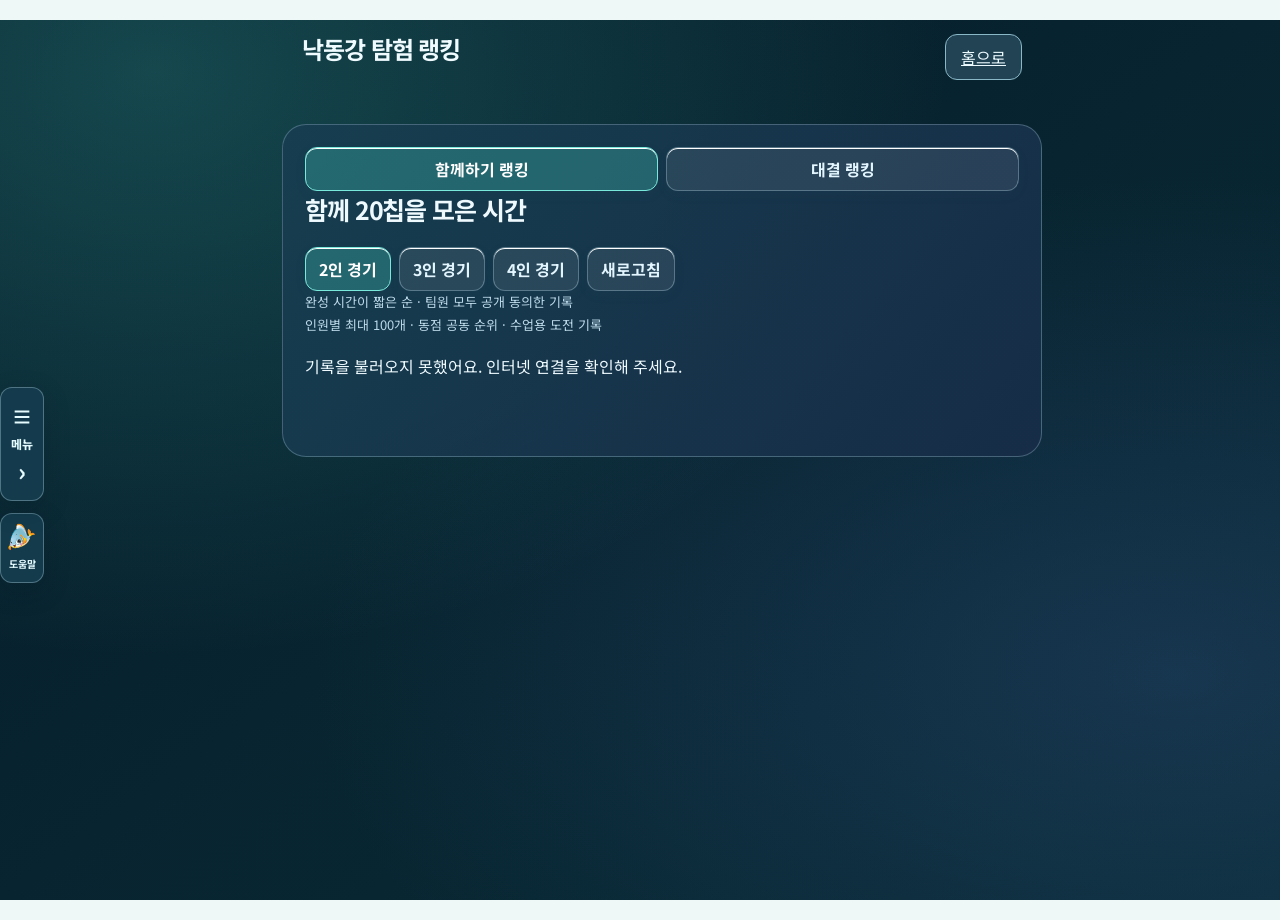
<file: rankings.html>
<!doctype html><html lang="ko"><head><meta charset="utf-8"><meta name="viewport" content="width=device-width,initial-scale=1,viewport-fit=cover"><title>협동·대결 랭킹 · 낙동강 생태 탐험</title><link rel="stylesheet" href="river.css?v=22"><link rel="stylesheet" href="glass.css?v=1"><link rel="stylesheet" href="site-shell.css?v=20261110plainclose"><link rel="stylesheet" href="ranking-viewer.css?v=20261111cumulative"><script defer src="ranking-focus.js?v=1"></script><script defer src="ranking-viewer.js?v=20261115common"></script><script defer src="site-shell.js?v=20261115common"></script><style>main{max-width:760px;margin:30px auto;background:#ffffffdf;border:1px solid white;border-radius:24px}header{max-width:760px;margin:20px auto;display:flex;align-items:center;justify-content:space-between;padding:12px 20px}header h1{font-size:24px}header a{padding:10px 15px;background:white;border-radius:12px}@media(max-width:600px){main{margin:16px 12px}header{padding-left:44px;gap:10px}header h1{font-size:19px}}</style><link rel="stylesheet" href="unified-glass.css?v=20261111cumulative"></head><body data-section="ranks"><header><h1>낙동강 탐험 랭킹</h1><a href="./">홈으로</a></header><main id="rankingPage"><p>기록을 준비하고 있어요…</p></main></body></html>
</file>
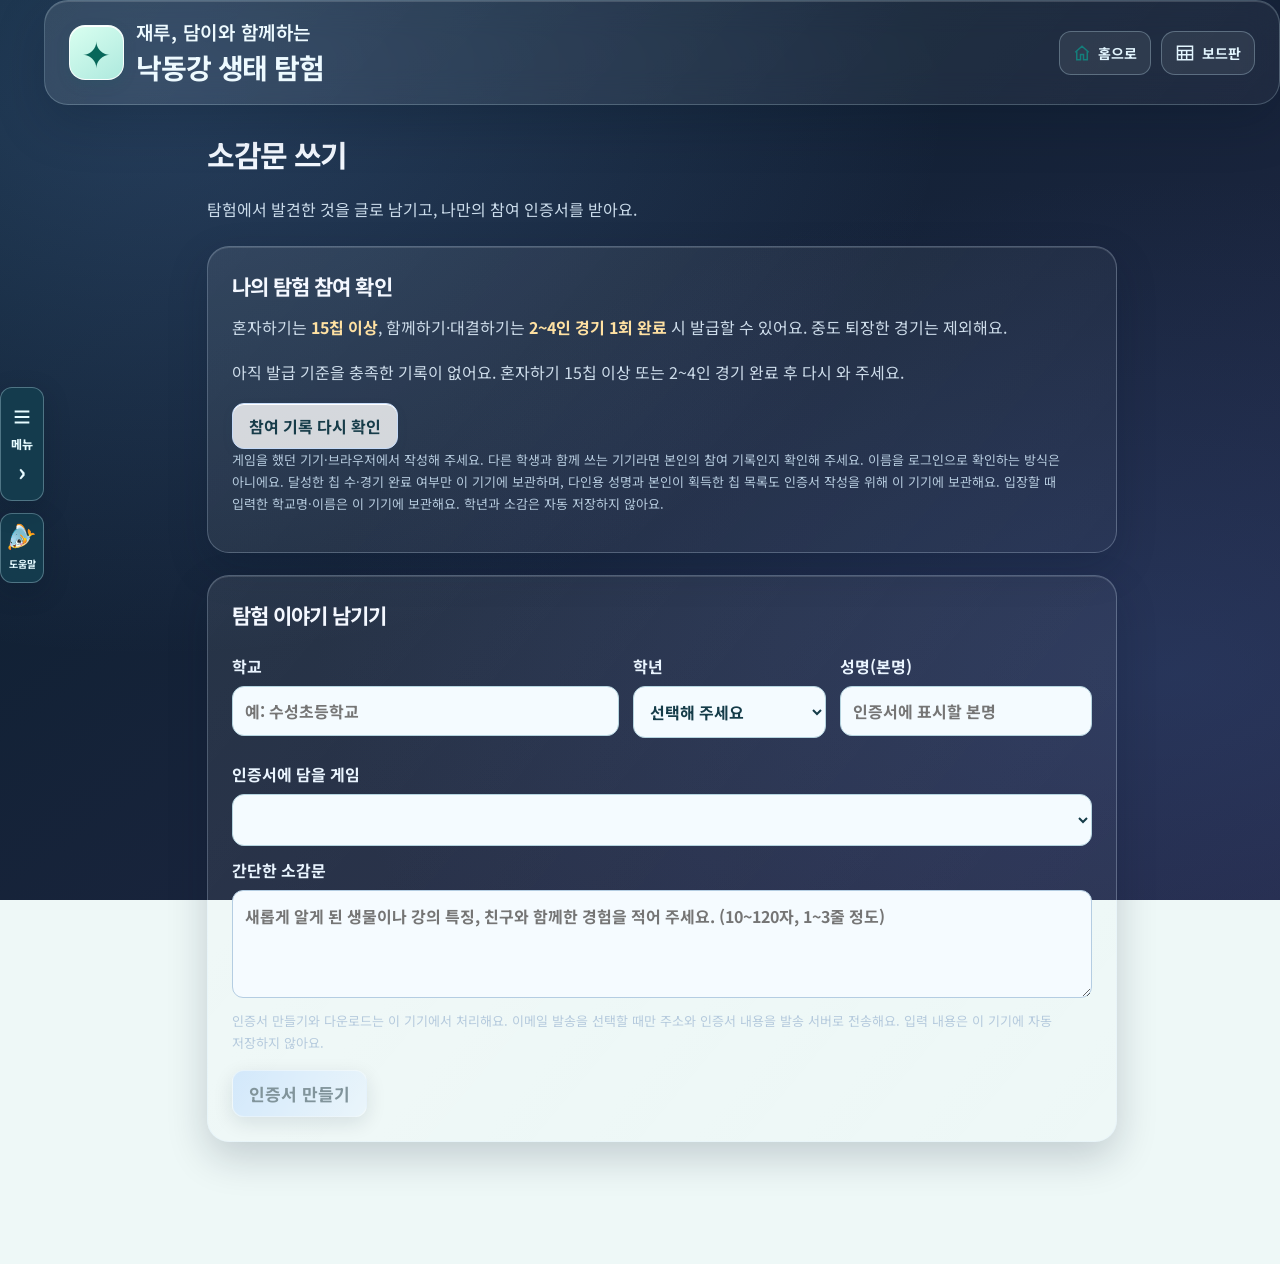
<file: reflection.html>
<!doctype html><html lang="ko"><head><meta charset="utf-8"><meta name="viewport" content="width=device-width,initial-scale=1,viewport-fit=cover"><title>소감문 쓰기 · 낙동강 생태 탐험</title><link rel="stylesheet" href="river.css?v=22"><link rel="stylesheet" href="glass.css?v=1"><link rel="stylesheet" href="site-shell.css?v=20261110plainclose"><link rel="stylesheet" href="unified-glass.css?v=20261111cumulative"><link rel="stylesheet" href="reflection.css?v=3"><script defer src="river-core.js?v=20261108allnature5"></script><script defer src="player-profiles.js?v=1"></script><script defer src="participation.js?v=20261111modes"></script><script defer src="certificate-pdf.js?v=1"></script><script defer src="certificate-renderer.js?v=1"></script><script defer src="reflection.js?v=20261111mail1"></script><script defer src="ranking-focus.js?v=1"></script><script defer src="site-shell.js?v=20261115common"></script></head><body data-section="reflection"><header class="top"><a class="brand" href="./"><span class="brand-icon" aria-hidden="true">✦</span><span>재루, 담이와 함께하는<strong>낙동강 생태 탐험</strong></span></a><a class="home-link" href="./">홈으로</a></header><main class="reflection-page"><h1>소감문 쓰기</h1><p class="reflection-lead">탐험에서 발견한 것을 글로 남기고, 나만의 참여 인증서를 받아요.</p><section class="reflection-panel"><h2>나의 탐험 참여 확인</h2><p>혼자하기는 <strong>15칩 이상</strong>, 함께하기·대결하기는 <strong>2~4인 경기 1회 완료</strong> 시 발급할 수 있어요. 중도 퇴장한 경기는 제외해요.</p><p id="participationStatus" role="status">이 기기의 탐험 기록을 확인하고 있어요…</p><button id="refreshParticipation" type="button">참여 기록 다시 확인</button><p class="reflection-note">게임을 했던 기기·브라우저에서 작성해 주세요. 다른 학생과 함께 쓰는 기기라면 본인의 참여 기록인지 확인해 주세요. 이름을 로그인으로 확인하는 방식은 아니에요. 달성한 칩 수·경기 완료 여부만 이 기기에 보관하며, 다인용 성명과 본인이 획득한 칩 목록도 인증서 작성을 위해 이 기기에 보관해요. 입장할 때 입력한 학교명·이름은 이 기기에 보관해요. 학년과 소감은 자동 저장하지 않아요.</p></section><section class="reflection-panel"><form id="reflectionForm"><h2>탐험 이야기 남기기</h2><div class="reflection-fields"><label>학교<input id="school" required maxlength="40" autocomplete="organization" placeholder="예: 수성초등학교"></label><label>학년<select id="grade" aria-label="학년" required><option value="">선택해 주세요</option><optgroup label="초등학교"><option>초등학교 3학년</option><option>초등학교 4학년</option><option>초등학교 5학년</option><option>초등학교 6학년</option></optgroup><optgroup label="중학교"><option>중학교 1학년</option><option>중학교 2학년</option><option>중학교 3학년</option></optgroup></select></label><label>성명(본명)<input id="studentName" required maxlength="20" autocomplete="name" placeholder="인증서에 표시할 본명"></label></div><label>인증서에 담을 게임<select id="certificateGame" required></select></label><label>간단한 소감문<textarea id="reflectionText" required minlength="10" maxlength="120" rows="3" placeholder="새롭게 알게 된 생물이나 강의 특징, 친구와 함께한 경험을 적어 주세요. (10~120자, 1~3줄 정도)"></textarea></label><p class="reflection-note">인증서 만들기와 다운로드는 이 기기에서 처리해요. 이메일 발송을 선택할 때만 주소와 인증서 내용을 발송 서버로 전송해요. 입력 내용은 이 기기에 자동 저장하지 않아요.</p><p id="formMessage" role="status"></p><button class="primary" id="issueCertificate" type="submit" disabled>인증서 만들기</button></form></section><section id="certificateResult" hidden><div class="certificate-actions"><button id="downloadCertificate" type="button">인증서 이미지 저장</button><button id="downloadPdf" type="button">PDF 내려받기</button><button id="printCertificate" type="button">인쇄</button></div><article class="certificate" id="certificate"><span class="certificate-kicker">NAKDONG ECO EXPLORER</span><h2>낙동강 생태 탐험 인증서</h2><p class="certificate-subtitle">낙동강 생태 탐험대장</p><div class="certificate-person"><strong id="certName"></strong><span id="certSchool"></span></div><p class="certificate-body">위 학생은 낙동강의 지명·자연환경·식물·동물을 충실히 학습하고<br>생태 탐험 게임에 적극적으로 참여하였기에,<br><strong>‘낙동강 생태 탐험대장’임을 인증합니다.</strong></p><p id="certEvidence"></p><div class="certificate-reflection"><h3>나의 탐험 소감</h3><p id="certReflection"></p></div><div class="certificate-game"><h3 id="certGame"></h3><div id="certChips" class="certificate-chips"></div></div><p id="certDate"></p><p class="certificate-footer">재루·담이와 함께하는 낙동강 생태 탐험<br><small>웹게임 참여 확인용 · 기관 공식 인증·자격 증명이 아닙니다.</small></p></article><section class="reflection-panel email-panel"><h2>PDF 인증서를 이메일로 받기</h2><label for="certificateEmail">받는 이메일<input id="certificateEmail" type="email" maxlength="160" autocomplete="email" placeholder="이메일 주소를 입력해 주세요"></label><label class="email-consent"><input id="emailConsent" type="checkbox">이 주소로 인증서 PDF를 받기 위해 이메일·학교·학년·성명·소감·참여 내역을 Google 발송 서버로 전송하는 데 동의해요.</label><p class="reflection-note">이메일은 공개 기록표에 표시하지 않아요. 발송한 메일에는 인증서 내용이 남아요. 주소를 정확히 확인해 주세요. 중복 발송을 막기 위해 같은 주소에는 하루 1회 발송해요.</p><button id="sendCertificate" type="button">PDF 인증서 이메일로 받기</button><p id="emailStatus" role="status" aria-live="polite">이메일 주소와 발송 동의를 확인한 뒤 버튼을 누르세요. 같은 주소에는 하루 1회 보낼 수 있어요.</p></section></section></main></body></html>
</file>
<file: river.css>
@import url('https://fonts.googleapis.com/css2?family=Gowun+Dodum&family=Noto+Sans+KR:wght@400;500;600;700;800;900&display=swap');
:root{--ink:#143e33;--muted:#5d766d;--green:#0b7257;--lime:#d8ee8b;--paper:#f7f5eb;--border:#d9e1d3;--yellow:#f9d765;--blue:#176a9c;--purple:#8750a2;font-family:'Noto Sans KR',system-ui,sans-serif;color:var(--ink);background:var(--paper);font-synthesis:none}*{box-sizing:border-box}body{margin:0;background:radial-gradient(ellipse at 100% 5%,#dfe9d066,transparent 50%),var(--paper);min-width:300px}button,a{-webkit-tap-highlight-color:transparent}button{font:inherit;color:inherit;cursor:pointer;border:1px solid var(--border);background:white;border-radius:14px;padding:12px 16px;font-weight:700;min-height:46px}button:hover{border-color:#7aa38d}button:disabled{cursor:default;opacity:.55}button:focus-visible,a:focus-visible,[tabindex]:focus-visible{outline:3px solid #2679cb;outline-offset:4px}button:active:not(:disabled){transform:translateY(1px)}a{color:inherit}h1,h2,h3,p{margin-top:0}h1,h2{letter-spacing:-.045em}h1{font-size:clamp(27px,4vw,45px);line-height:1.4}h2{font-size:25px}p{line-height:1.8}.top{max-width:1240px;margin:auto;display:flex;align-items:center;justify-content:space-between;padding:22px 36px;gap:15px}.brand{display:flex;text-decoration:none;align-items:center;gap:12px;font-size:11px;font-weight:600;letter-spacing:.025em}.brand strong{display:block;font-size:16px;letter-spacing:-.04em;margin-top:3px}.brand-icon{display:grid;place-items:center;width:43px;height:43px;background:var(--green);color:var(--lime);font-size:31px;border-radius:15px}.top-actions{display:flex;gap:14px;align-items:center}.trial{font-size:11px;letter-spacing:.03em;border:1px solid #b5c6aa;padding:7px 10px;border-radius:20px;white-space:nowrap}.icon-button{background:transparent;font-size:13px;padding:8px 12px;border-color:transparent}.primary{background:var(--ink);color:white;border-color:var(--ink);box-shadow:0 5px 0 #0c2b23;padding:16px 24px;font-size:17px}.primary:hover{background:#205a46;color:#fff;border-color:#205a46}.secondary{background:#fff9e2;border-color:#dfcf92}.small-label{font-size:11px;font-weight:800;letter-spacing:.08em;text-transform:uppercase;color:var(--green)}#app{max-width:1168px;margin:auto;padding:16px 32px 45px;min-height:67vh}.intro{display:grid;grid-template-columns:1.05fr 1fr;gap:48px;align-items:center;padding:28px 0 25px}.intro-copy h1{font-size:clamp(34px,4.7vw,59px);line-height:1.28;margin:20px 0}.intro-copy h1 em{font-style:normal;color:var(--green);position:relative;white-space:nowrap}.intro-copy>p{color:var(--muted);max-width:390px;font-size:16px}.intro-pill{display:inline-flex;gap:7px;background:#e4ebd9;border-radius:30px;font-size:12px;font-weight:800;padding:8px 13px;align-items:center}.intro-actions{display:flex;gap:10px;flex-wrap:wrap;margin:26px 0 13px}.intro-note{font-size:12px!important;color:var(--muted)}.hero-window{min-height:420px;background:#badac5;border-radius:46% 46% 20px 20px;position:relative;isolation:isolate;box-shadow:0 18px 45px #20483612;overflow:hidden;border:8px solid #e9eddd}.hero-landscape{position:absolute;inset:0;background:linear-gradient(0deg,#d7e9c9 5%,#d7e9c933 55%,#d7e9c966),url('board.webp') 50% 50% / 240%;filter:saturate(.7)}.hero-window:after{content:'';position:absolute;bottom:45px;left:14%;width:75%;height:20px;border-radius:50%;background:#43604c25;filter:blur(12px);z-index:0}.hero-characters{position:absolute;width:86%;height:80%;object-fit:contain;left:7%;bottom:1%;z-index:1;filter:drop-shadow(0 15px 12px #22402b22);animation:arrive .8s ease-out}.speech{position:absolute;z-index:2;top:40px;left:50%;transform:translateX(-50%);background:#fffdf0;border-radius:18px;padding:12px 18px;font-size:13px;font-weight:800;white-space:nowrap;box-shadow:0 6px 0 #183e3220}.speech:after{content:'';position:absolute;top:100%;left:35%;border:9px solid transparent;border-top-color:#fffdf0}.hero-stamp{position:absolute;right:10px;bottom:15px;z-index:3;transform:rotate(-8deg);background:var(--yellow);width:78px;height:78px;border-radius:50%;display:flex;flex-direction:column;justify-content:center;align-items:center;font-size:10px;border:3px double #a67a13;font-weight:800}.hero-stamp b{font-size:29px;line-height:1.2}.route-preview{display:grid;grid-template-columns:1fr auto 1fr auto 1fr;border-top:1px solid #cbd6c2;border-bottom:1px solid #cbd6c2;padding:18px 0;gap:10px;align-items:center;margin-top:22px}.route-preview article{display:flex;gap:11px;align-items:center;font-size:13px}.route-preview i{font-style:normal;font-size:22px;width:40px;height:40px;display:grid;place-items:center;border-radius:12px;background:#e7ecd9}.route-preview small{display:block;font-size:11px;color:var(--muted);margin-top:3px}.route-preview>span{color:#94aa93}.future-strip{display:flex;justify-content:space-between;align-items:center;gap:15px;padding:22px 0;font-size:12px;color:var(--muted)}.future-modes{display:flex;gap:10px}.future-modes span{border:1px dashed #b8c9b2;border-radius:10px;padding:7px 10px;font-size:11px}.site-footer{max-width:1168px;margin:auto;padding:20px 32px 27px;border-top:1px solid var(--border);font-size:10px;color:var(--muted);display:flex;gap:10px 20px;flex-wrap:wrap}.site-footer p{width:100%;margin:0}.loading{text-align:center;padding:80px 0}.play-top{display:flex;align-items:center;gap:15px;justify-content:space-between;margin:12px 0 28px}.progress-label{font-size:12px;font-weight:800}.progress-label b{font-size:21px;margin-right:3px}.progress-dots{display:flex;gap:7px;flex:1;max-width:420px}.progress-dots i{height:6px;flex:1;background:#dfe5d5;border-radius:5px}.progress-dots .done{background:var(--green)}.progress-dots .current{background:#c1d36b}.text-button{background:transparent;border:0;padding:8px;color:var(--muted);font-size:12px}.game-layout{display:grid;grid-template-columns:1fr 265px;gap:38px;align-items:start}.mission-main{max-width:720px}.mission-main>h1{font-size:clamp(24px,3vw,35px);margin:12px 0 24px;line-height:1.6}.mission-tag{display:inline-flex;align-items:center;gap:9px;font-size:11px;font-weight:800}.mission-tag .category{padding:5px 9px;border-radius:7px;background:var(--cat-tint);color:var(--cat)}.mission-note{font-size:12px;color:var(--muted);margin-bottom:16px}.choices{display:grid;grid-template-columns:repeat(2,minmax(0,1fr));gap:14px}.choice{position:relative;display:flex;flex-direction:column;align-items:center;justify-content:center;gap:8px;border:2px solid #dbe1d3;border-radius:20px;padding:13px;min-height:145px;background:#fffefa;box-shadow:0 5px 0 #dfe4d5;transition:border-color .15s,background .15s,translate .15s}.choice:hover{border-color:#549777;background:#f2fae9;translate:0 -2px}.choice:focus-visible{outline-offset:4px}.choice-number{position:absolute;left:10px;top:9px;border-radius:50%;width:22px;height:22px;display:grid;place-items:center;color:#6c8677;font-size:10px;background:#edf1e5}.chip-svg{display:block;width:100%;max-width:155px;height:auto;aspect-ratio:1;overflow:hidden}.choice .chip-svg{max-width:135px}.choice-label{font-size:14px}.choice-wrong{border-color:#d0a267;background:#fff1d7}.choice-wrong:after{content:'단서를 보고 다시 생각해요';font-size:10px;color:#94602b}.choice[disabled]{opacity:.75}.coach{border:1px solid #dce6d1;background:#eaf0df;padding:22px;border-radius:22px;position:sticky;top:20px}.coach img{width:110px;height:115px;object-fit:contain;display:block;margin:0 auto 14px}.coach h2{font-size:15px;letter-spacing:0;margin:0 0 10px}.coach p{font-size:13px;color:#55715f;margin-bottom:0}.coach .coach-name{display:block;font-size:10px;color:#6e886f;letter-spacing:.06em;margin-bottom:7px}.hint-button{margin-top:22px;display:inline-flex;gap:10px;align-items:center;background:transparent;border:1px solid #c8d4bd;color:var(--muted);font-size:13px;padding:10px 15px}.hint-button b{background:#e8eddb;border-radius:10px;padding:2px 7px;font-size:10px;font-weight:500}.coach-note{display:flex;align-items:center;gap:14px;background:#fff0bd;border:1px solid #e9cc73;padding:15px 18px;border-radius:17px;margin:0 0 20px;scroll-margin-top:15px}.coach-note img{width:56px;height:58px;object-fit:contain;flex:none}.coach-note strong{font-size:13px;display:block}.coach-note p{margin:5px 0 0;font-size:13px;line-height:1.7}.flow-choice{min-height:185px;padding:25px 16px 18px}.river-demo{width:90%;height:80px;background:#d8efec;border-radius:12px;overflow:hidden;position:relative;transform:skewY(-8deg);border-bottom:7px solid #a4cdbb}.river-demo.slow{transform:skewY(-1deg)}.river-demo:before,.river-demo:after{content:'';position:absolute;width:160%;height:14px;border-top:4px dashed #60b9d5;border-bottom:3px dashed white;left:-50%;top:17px;animation:flow .8s linear infinite}.river-demo:after{top:44px;animation-delay:.3s}.river-demo.slow:before,.river-demo.slow:after{animation-duration:2.4s}.flow-caption{font-size:10px;color:#6c8578}.check-banner{display:flex;gap:12px;align-items:center;background:#e4edf1;border:1px solid #cadce3;padding:13px;border-radius:15px;margin-bottom:22px}.check-banner img{width:50px;height:52px;object-fit:contain}.check-banner strong{display:block;font-size:13px}.check-banner small{display:block;font-size:11px;line-height:1.7;color:#59777d}.check-choices .choice{min-height:105px;flex-direction:row;text-align:left;padding:24px;line-height:1.7}.learning-card{border:1px solid #dce3d1;background:#fffef5;border-radius:23px;padding:24px;display:flex;align-items:center;gap:25px}.learning-card .chip-svg{width:165px;flex:none}.learning-card h2{font-size:27px;margin-bottom:10px}.learning-card p{font-size:14px;margin:0}.learning-actions{margin-top:25px}.map-choices{height:440px;position:relative;max-width:500px;margin:auto;background:#e7efe1;border:1px solid #d3e0c8;border-radius:25px;overflow:hidden}.map-choices>svg{position:absolute;inset:0;width:100%;height:100%;pointer-events:none}.map-choices .map-pin{position:absolute;left:var(--x);top:var(--y);transform:translate(-50%,-50%);display:flex;align-items:center;gap:8px;min-width:108px;text-align:left;background:#fffdf5;box-shadow:0 4px 0 #bbcdb5;border:2px solid #c7d7bd;font-size:15px;border-radius:15px;padding:9px 13px}.map-pin:hover{border-color:var(--green);background:#f4ffd9}.map-pin span{display:grid;place-items:center;font-size:10px;background:#e4d8ed;color:#855da1;width:25px;height:25px;border-radius:50%}.map-choices .map-pin:active{transform:translate(-50%,calc(-50% + 1px))}.map-start,.map-sea{position:absolute;font-size:10px;font-weight:800;color:#5e8c6f}.map-start{top:12px;right:15px}.map-sea{bottom:13px;right:15px;color:#307e99}.map-help{font-size:10px;color:var(--muted);text-align:center;margin:8px 0 0}.feedback{display:grid;grid-template-columns:1fr 290px;gap:35px;padding:25px 0;align-items:center}.feedback h1{margin:12px 0;font-size:clamp(31px,4vw,48px)}.feedback p{font-size:15px;color:var(--muted)}.discovery-card{position:relative;text-align:center;padding:30px 20px;border:1px solid #bfd4b4;background:#eaf1de;border-radius:25px;box-shadow:0 12px 0 #dce5ce;animation:land .65s ease-out}.discovery-card .chip-svg{max-width:210px;margin:auto;filter:drop-shadow(0 10px 10px #45623925)}.discovery-card h2{margin:17px 0 6px}.discovery-card .category{font-size:11px;color:var(--green)}.discovery-seal{display:inline-block;background:var(--yellow);padding:6px 12px;border-radius:20px;font-size:11px;font-weight:800;position:absolute;right:-8px;top:18px;rotate:9deg}.placement-note{margin:20px 0;border-left:3px solid #88a974;padding:8px 15px;font-size:12px!important}.feedback-characters{width:150px;height:95px;object-fit:contain;margin-top:10px}.feedback-buttons{display:flex;gap:10px;flex-wrap:wrap;margin-top:22px}.summary{text-align:center;max-width:900px;margin:auto}.summary>img{width:210px;height:150px;object-fit:contain;margin-top:16px}.summary h1{font-size:clamp(30px,4vw,46px);margin:10px 0 15px}.summary>p{color:var(--muted);font-size:14px}.summary-numbers{display:flex;gap:12px;justify-content:center;margin:25px auto;max-width:530px}.summary-numbers article{flex:1;border:1px solid var(--border);background:#fffdf4;padding:18px 10px;border-radius:16px}.summary-numbers b{display:block;font-size:32px;color:var(--green)}.summary-numbers span{font-size:11px;color:var(--muted)}.collection-grid{display:grid;grid-template-columns:repeat(6,minmax(0,1fr));gap:10px;margin:27px 0}.collection-grid button{padding:9px 5px;border-radius:13px;background:#fffdf4;font-size:11px}.collection-grid .chip-svg{max-width:120px}.collection-grid small{display:block;font-size:9px;color:var(--muted);margin-top:5px}.reflection{border-top:1px solid #d2ddc8;border-bottom:1px solid #d2ddc8;padding:20px;margin:28px 0;text-align:left}.reflection h2{font-size:17px}.pledges{display:flex;gap:10px;flex-wrap:wrap}.pledges button{flex:1;min-width:170px;font-size:12px;background:#eef2df;text-align:left;font-weight:500}.pledges button[aria-pressed=true]{border:2px solid var(--green);background:#e1edc3}.pledge-note{font-size:11px;margin:12px 0 0;color:var(--muted)}.summary-actions{display:flex;gap:12px;justify-content:center;flex-wrap:wrap;margin-top:20px}.summary-note{font-size:11px!important;margin:20px 0}dialog{border:1px solid #d7e1d0;border-radius:24px;background:var(--paper);color:var(--ink);padding:0;width:min(850px,94vw);max-height:93dvh;box-shadow:0 25px 100px #123b3240}dialog::backdrop{background:#0c302dcc;backdrop-filter:blur(5px)}.dialog-head{position:sticky;top:0;z-index:5;background:var(--paper);display:flex;justify-content:space-between;gap:12px;align-items:center;padding:17px 22px;border-bottom:1px solid var(--border)}.dialog-head h2{margin:0;font-size:21px}.dialog-head small{font-size:10px;color:var(--muted)}.dialog-head button{font-size:12px;padding:8px 12px}#mapBody{padding:20px}.map-caption{display:flex;justify-content:space-between;gap:12px;font-size:12px;color:var(--muted);padding:0 2px 15px;flex-wrap:wrap}.board-image{position:relative;max-width:650px;margin:auto}.board-image>img{width:100%;height:auto;border-radius:14px;display:block}.placed{position:absolute;left:var(--x);top:var(--y);width:7.4%;padding:0;border:1px solid #fff;background:#fffdf0;border-radius:8px;min-height:0;transform:translate(-50%,-50%);box-shadow:0 0 0 2px #f7d157,0 0 12px #fff5a3;z-index:2}.placed.landmark{border-radius:50%;width:8.6%;overflow:hidden}.placed .chip-svg{width:100%}.placed:hover{scale:1.12}.placed:active{transform:translate(-50%,-50%)}.map-legend{font-size:11px;line-height:1.8;margin-top:16px;color:var(--muted)}#reviewBody{padding:24px}.review-explainer{display:flex;gap:24px;align-items:center}.review-explainer .chip-svg{width:180px;flex:none}.review-explainer h3{font-size:27px;margin:0 0 10px}.review-explainer p{font-size:15px;margin:0}.review-source{font-size:10px;color:var(--muted);margin:20px 0 0}.reset-body{padding:25px}.reset-body h2{font-size:23px}.reset-body p{font-size:14px;color:var(--muted)}.reset-actions{display:flex;gap:10px;justify-content:flex-end;flex-wrap:wrap}.reset-actions .primary{font-size:14px}.confetti{position:fixed;pointer-events:none;left:var(--x);top:-15px;z-index:20;width:8px;height:13px;background:var(--c);animation:confetti 2.3s var(--d) ease-in both}.skip,.sr-only{position:absolute;width:1px;height:1px;padding:0;margin:-1px;overflow:hidden;clip-path:inset(50%);white-space:nowrap;border:0}.skip:focus{clip-path:none;width:auto;height:auto;padding:12px;background:white;z-index:100;top:0;left:0;margin:0}@keyframes arrive{from{opacity:0;translate:0 20px}to{opacity:1;translate:0 0}}@keyframes flow{to{translate:30px 0}}@keyframes land{0%{opacity:0;transform:translateY(20px) scale(.85)}65%{transform:translateY(-5px) scale(1.03)}100%{opacity:1;transform:none}}@keyframes confetti{to{transform:translateY(105vh) rotate(600deg);opacity:0}}
@media(max-width:900px){.game-layout{grid-template-columns:1fr 200px;gap:22px}.coach{padding:16px}.intro{gap:25px}.hero-window{min-height:365px}.intro-copy h1{font-size:41px}.feedback{grid-template-columns:1fr 240px;gap:25px}.collection-grid{grid-template-columns:repeat(3,minmax(0,1fr))}}
@media(max-width:660px){.top{padding:15px 18px;gap:8px}.brand{gap:8px}.brand strong{font-size:13px}.brand-icon{width:35px;height:35px;font-size:25px;border-radius:12px}.top-actions{gap:3px}.trial{font-size:9px;padding:5px 7px}.icon-button{font-size:12px;padding:7px;min-width:40px}.icon-button span{display:none}#app{padding:10px 20px 30px}.intro{grid-template-columns:1fr;gap:20px;padding:6px 0 20px}.intro-copy h1{font-size:38px;line-height:1.32;margin:15px 0}.intro-copy>p{font-size:14px;max-width:none;margin-bottom:0}.intro-actions{margin:22px 0 12px}.intro-actions .primary{flex:1}.intro-pill{font-size:10px}.intro-note{font-size:10px!important}.hero-window{min-height:260px;grid-row:2;max-width:450px;width:100%;margin:auto;border-width:6px;border-radius:44% 44% 16px 16px}.hero-characters{height:79%;width:82%;left:9%}.speech{top:23px;font-size:11px;padding:9px 13px}.hero-stamp{width:60px;height:60px;font-size:8px}.hero-stamp b{font-size:23px}.route-preview{padding:15px 0;gap:6px;margin-top:0}.route-preview article{flex-direction:column;text-align:center;gap:6px;font-size:10px}.route-preview small{font-size:9px}.route-preview i{font-size:18px;width:33px;height:33px;border-radius:10px}.future-strip{flex-direction:column;align-items:flex-start;padding:17px 0 0;gap:8px;font-size:10px}.future-modes span{font-size:10px;padding:6px 8px}.site-footer{padding:17px 20px;font-size:9px}.play-top{gap:10px;margin:8px 0 22px}.progress-label{font-size:10px;white-space:nowrap}.progress-label b{font-size:18px}.progress-dots{gap:4px}.text-button{font-size:10px;padding:6px;white-space:nowrap}.game-layout{display:block}.coach{display:none}.mission-main>h1{font-size:24px;line-height:1.6;margin:12px 0 20px}.mission-tag{font-size:10px}.mission-note{font-size:11px}.choices{gap:12px}.choice{padding:12px 8px;min-height:128px;border-radius:16px}.choice .chip-svg{max-width:130px}.choice-label{font-size:13px}.flow-choice{min-height:175px}.river-demo{height:65px}.river-demo:after{top:35px}.flow-caption{font-size:9px}.hint-button{width:100%;justify-content:center;min-height:47px}.coach-note{gap:10px;padding:12px}.coach-note img{width:44px;height:47px}.coach-note strong,.coach-note p{font-size:12px}.check-banner{padding:11px}.check-choices .choice{font-size:14px;padding:20px 14px}.learning-card{padding:18px;gap:16px;flex-direction:column;align-items:flex-start}.learning-card .chip-svg{width:135px;align-self:center}.learning-card h2{font-size:23px}.learning-card p{font-size:14px}.learning-actions button{width:100%}.map-choices{height:430px}.map-choices .map-pin{font-size:14px;min-width:100px;padding:9px}.feedback{display:flex;flex-direction:column-reverse;padding:12px 0;gap:25px;align-items:stretch}.discovery-card{padding:20px;max-width:260px;width:100%;margin:auto}.discovery-card .chip-svg{max-width:145px}.discovery-card h2{font-size:23px;margin:10px 0 5px}.discovery-seal{font-size:10px}.feedback h1{font-size:29px;line-height:1.4}.feedback p{font-size:14px}.feedback-characters{display:none}.placement-note{font-size:11px!important;margin:15px 0}.feedback-buttons .primary{flex:1;font-size:15px}.feedback-buttons button{font-size:12px}.summary>img{width:170px;height:120px;margin-top:6px}.summary h1{font-size:30px}.summary>p{font-size:13px}.summary-numbers{gap:8px}.summary-numbers article{padding:12px 6px}.summary-numbers b{font-size:27px}.summary-numbers span{font-size:9px}.collection-grid{gap:9px}.collection-grid button{font-size:10px}.collection-grid small{font-size:8px}.reflection{padding:18px 0}.pledges{gap:8px}.pledges button{min-width:100%;font-size:12px}.summary-actions .primary{font-size:15px}.dialog-head{padding:13px 15px}.dialog-head h2{font-size:19px}.dialog-head button{font-size:11px;padding:8px;min-height:42px}#mapBody{padding:12px}.map-caption{font-size:10px}.map-legend{font-size:10px}.placed{border-radius:4px}.review-explainer{flex-direction:column;align-items:flex-start;gap:15px}.review-explainer .chip-svg{align-self:center;width:145px}.review-explainer h3{font-size:23px}.review-explainer p{font-size:14px}.reset-body{padding:20px}.reset-actions button{flex:1}}
@media(prefers-reduced-motion:reduce){*,*:before,*:after{animation:none!important;transition:none!important;scroll-behavior:auto!important}.confetti{display:none}}

.map-pin.choice-wrong:after{display:none}

h1,h2,h3,p{word-break:keep-all;overflow-wrap:anywhere}.hero-landscape{background:linear-gradient(0deg,#dce9cbeb,#e5eedfa6),url('board.webp') 50% 50% / 240%;filter:blur(5px) saturate(.65);transform:scale(1.07)}

.icon-button{display:inline-flex;align-items:center;gap:7px}.map-chip-list{display:grid;grid-template-columns:repeat(6,minmax(0,1fr));gap:6px;margin-top:14px}.map-chip-list button{font-size:10px;padding:6px;line-height:1.5;min-height:44px}.map-chip-list .chip-svg{max-width:90px;margin:auto}@media(max-width:660px){.map-chip-list{grid-template-columns:repeat(3,minmax(0,1fr))}.map-chip-list .chip-svg{max-width:60px}.map-chip-list button{font-size:9px}}

/* Twenty missions, four short chapters: existing visual direction preserved. */
.chapter-progress{display:flex;gap:8px;flex:1;justify-content:center}.chapter-progress>span{display:flex;align-items:center;justify-content:center;gap:7px;min-height:36px;border-radius:12px;padding:7px 11px;background:#e6eadf;color:#62756a;font-size:11px}.chapter-progress .active{background:var(--ink);color:#fff}.chapter-progress .done{background:#d8ee8b;color:#194e36}.photo-choices{grid-template-columns:repeat(3,minmax(0,1fr))}.photo-choices .choice{min-height:180px}.concept-choice{min-height:200px;font-size:18px}.concept-choice .river-demo{width:100%}.width-demo{height:100px;width:100%;background:#dce8ca;display:grid;place-items:center;position:relative;border-radius:14px;overflow:hidden}.width-demo i{width:28%;height:100%;background:#83c7db;border-inline:5px solid white}.width-demo.wide i{width:75%}.width-demo b{position:absolute;color:#174d69;font-size:30px}.stone-demo{height:100px;width:100%}.environment-symbol{display:grid;place-items:center;height:110px;width:100%;border-radius:16px;font-size:13px;background:repeating-linear-gradient(170deg,#e8ce94 0 8px,#f6e4bb 8px 14px);color:#704a11}.environment-symbol.wetland{background:linear-gradient(160deg,#aacb7a 20%,#c3e5d4 21% 45%,#a3c96c 46% 65%,#a6d3df 66%);color:#173f37}.checkpoint{text-align:center;max-width:800px;margin:20px auto}.checkpoint>img{width:220px;height:150px;object-fit:contain;display:block;margin:0 auto 18px}.checkpoint h1{margin:14px 0}.checkpoint-chips{display:grid;grid-template-columns:repeat(5,minmax(0,1fr));gap:10px;padding:20px;border-radius:24px;background:#fffdf5;border:1px solid var(--border);margin:24px 0}.checkpoint .summary-note{margin:25px 0}.collection-grid{grid-template-columns:repeat(5,minmax(0,1fr))}.collection-grid button,.map-chip-list button{font-size:12px}.collection-grid small{font-size:11px}.summary-numbers span{font-size:12px}.summary>h1{font-size:clamp(27px,4vw,44px)}.summary-note{line-height:1.8}.concept-choice strong{text-wrap:balance}.intro-copy h1 em{white-space:normal}
@media(max-width:660px){.top{gap:8px}.trial{font-size:10px}.top-actions{gap:5px}.chapter-progress{gap:4px}.chapter-progress>span{font-size:10px;gap:0;padding:7px 8px}.chapter-progress>span>b{display:none}.chapter-progress .active>b{display:inline;margin-left:5px}.progress-label{font-size:11px}.text-button{font-size:11px}.photo-choices{grid-template-columns:repeat(2,minmax(0,1fr))}.photo-choices .choice{min-height:170px}.photo-choices .choice:last-child{grid-column:1/-1;max-width:calc(50% - 6px);width:100%;justify-self:center}.choice-label{font-size:15px}.collection-grid{grid-template-columns:repeat(3,minmax(0,1fr))}.collection-grid button{font-size:12px}.collection-grid small{font-size:10px}.checkpoint{margin-top:8px}.checkpoint>img{height:115px;width:170px}.checkpoint-chips{gap:3px;padding:9px}.checkpoint p{font-size:14px}.checkpoint .summary-actions{flex-direction:column}.checkpoint .summary-actions button{width:100%}.concept-choice{min-height:190px;font-size:16px}.site-footer{font-size:11px}.map-chip-list button{font-size:11px}.summary-numbers span{font-size:11px}}

.coop-launch{display:inline-flex;align-items:center;justify-content:center;text-decoration:none;padding:15px 20px;border:1px solid #c2d699;border-radius:14px;font-size:15px;font-weight:800;min-height:50px}.coop-launch:hover{background:#e5efcf}.future-modes a{font-size:11px;border:1px solid #b5c6aa;padding:7px 10px;border-radius:18px;text-decoration:none;color:var(--green);font-weight:800}

/* Online-only board: full dialog width, original aspect ratio. */
#mapDialog,#groupMap{width:min(1100px,96vw)}#mapBody .board-image,#groupMapBody .board-image{max-width:none;width:100%}.board-image .placed{width:10.5%}.board-image .placed.landmark{width:13.2%}.concept-choice>.chip-svg{display:block;width:100%;max-height:165px;object-fit:contain}.battle-question .concept-choice .chip-svg{max-height:165px}

/* Character-led entry: introduce Jaeru, Dami, then invite the player. */
.top .brand{font-size:19px;line-height:1.4}.top .brand strong{font-size:28px;line-height:1.35}.top .brand-icon{width:55px;height:55px;font-size:36px;flex-shrink:0}.welcome-intro{grid-template-columns:1.05fr 1fr;gap:52px;min-height:590px;padding:32px 0}.welcome-mascots{min-height:490px;width:100%;grid-row:auto;border-radius:38px}.welcome-mascots .hero-landscape{background:radial-gradient(ellipse at 30% 30%,#f6f9df,#d6e9cc 70%);filter:none;transform:none}.welcome-mascots .hero-characters{width:93%;height:76%;left:3.5%;bottom:7%}.mascot-caption{position:absolute;bottom:12px;left:0;width:100%;z-index:2;text-align:center;font-size:13px;font-weight:700;color:#355b47;margin:0}.greeting{position:absolute;z-index:3;background:#fffef7;color:#153f34;border:2px solid #b4d0be;border-radius:22px;box-shadow:0 6px 0 #214c3520;padding:16px 20px;font-size:clamp(18px,2vw,24px);line-height:1.5;font-weight:700;text-align:center;pointer-events:none;opacity:0;visibility:hidden}.greeting:after{content:'';position:absolute;top:100%;left:45%;border:11px solid transparent;border-top-color:#fffef7}.greeting strong{color:#08745c}.greeting-one{left:6%;top:8%;animation:greeting-first 4s both}.greeting-two{right:3%;top:15%;animation:greeting-second 4s 4.2s both}.greeting-three{left:50%;top:5%;width:max-content;max-width:94%;transform:translateX(-50%);animation:greeting-last .65s 8.4s forwards}.explore-modes{display:flex;flex-direction:column;gap:16px;min-width:0}.explore-modes h1{font-size:34px;margin:0 0 7px}.mode-card{display:flex;align-items:center;gap:16px;text-decoration:none;text-align:left;padding:22px;border:2px solid var(--mode-border);background:var(--mode-bg);border-radius:22px;box-shadow:0 6px 0 var(--mode-shadow);min-height:112px;transition:transform .18s,box-shadow .18s;color:#153f34}.mode-card:hover{border-color:var(--mode-border);transform:translateY(-3px);box-shadow:0 9px 0 var(--mode-shadow)}.mode-card:active{transform:translateY(3px);box-shadow:0 2px 0 var(--mode-shadow)}.mode-solo{--mode-bg:#e9f3db;--mode-border:#81ac62;--mode-shadow:#c9dcb7}.mode-coop{--mode-bg:#e2f2fa;--mode-border:#74a9c2;--mode-shadow:#c0dbe8}.mode-battle{--mode-bg:#fff0db;--mode-border:#d9a15d;--mode-shadow:#efd2af}.mode-number{display:grid;place-items:center;width:42px;height:42px;border-radius:50%;background:#fff9;font-size:23px;font-weight:900;flex-shrink:0}.mode-card strong{display:block;font-size:25px;font-weight:900;line-height:1.45}.mode-card em{font-style:normal;font-size:14px;white-space:nowrap;display:inline-block;margin-left:5px;font-weight:700}.mode-card small{display:block;font-size:13px;font-weight:500;color:#4d6d62;margin-top:5px;line-height:1.6}.mode-arrow{margin-left:auto;font-size:25px}.home-reset{align-self:flex-start;margin-top:4px}@keyframes greeting-first{0%{opacity:0;visibility:visible;translate:0 10px}12%,88%{opacity:1;visibility:visible;translate:0 0}100%{opacity:0;visibility:hidden}}@keyframes greeting-second{0%{opacity:0;visibility:visible;translate:0 10px}12%,88%{opacity:1;visibility:visible;translate:0 0}100%{opacity:0;visibility:hidden}}@keyframes greeting-last{from{opacity:0;visibility:visible;translate:0 10px}to{opacity:1;visibility:visible;translate:0 0}}@media(max-width:900px){.welcome-intro{gap:26px}.welcome-mascots{min-height:420px}.mode-card{padding:18px;gap:12px}.mode-card strong{font-size:22px}}@media(max-width:660px){.top{flex-wrap:wrap}.top .brand{font-size:14px}.top .brand strong{font-size:20px}.top .brand-icon{width:43px;height:43px;font-size:29px}.top-actions{margin-left:auto}.welcome-intro{grid-template-columns:1fr;gap:24px;padding:12px 0;min-height:0}.welcome-mascots{grid-row:1;min-height:340px;max-width:450px}.greeting{font-size:18px;padding:12px 15px}.greeting-two{top:15%}.explore-modes h1{font-size:28px;margin:0}.mode-card{min-height:98px;padding:16px;gap:12px}.mode-card strong{font-size:23px}.mode-card em{font-size:12px}.mode-card small{font-size:12px}.mode-number{width:36px;height:36px;font-size:21px}.mascot-caption{font-size:12px}}@media(prefers-reduced-motion:reduce){.greeting{animation:none}.greeting-one,.greeting-two{display:none}.greeting-three{opacity:1;visibility:visible}.mode-card{transition:none}}
</file>
<file: comic.css>
/* Ecology comic book theme. Presentation only; confirmed board, photos and rules stay intact. */
:root{--ink:#172e36;--muted:#52636a;--green:#086d59;--paper:#faf7e9;--border:#172e36;--yellow:#ffdf4c;--lime:#79d7be;--battle:#172e36;--coral:#ff978b;--comic-line:#172e36;--comic-yellow:#ffdf4c;--comic-mint:#79d7be;--comic-coral:#ff978b;--comic-blue:#a9dafa;--comic-shadow:4px 4px 0 var(--comic-line)}
body{background:var(--paper);color:var(--ink)}h1,h2,h3{font-weight:900;letter-spacing:-.045em}button,a,input,select,summary{touch-action:manipulation}button{border:2px solid var(--comic-line);border-radius:10px;box-shadow:3px 3px 0 var(--comic-line);min-height:46px;transition:transform .16s,box-shadow .16s,background-color .16s}button:hover:not(:disabled){border-color:var(--comic-line);background:#fff5bd;color:var(--ink)}button:active:not(:disabled){transform:translate(2px,2px);box-shadow:1px 1px 0 var(--comic-line)}button:disabled{opacity:.6;box-shadow:1px 1px 0 var(--comic-line)}button:focus-visible,a:focus-visible,input:focus-visible,select:focus-visible,summary:focus-visible,[tabindex]:focus-visible{outline:3px solid #176aca;outline-offset:5px}.primary{background:var(--comic-yellow);border-color:var(--comic-line);color:var(--ink);box-shadow:var(--comic-shadow);font-weight:900}.primary:hover:not(:disabled){background:#ffe970;color:var(--ink)}.secondary{background:#fffdf5;border-color:var(--comic-line)}.text-button,.icon-button{box-shadow:none}.text-button:hover,.icon-button:hover{background:#fff5bd}.top{padding-top:25px;padding-bottom:25px}.top .brand-icon{background:var(--comic-yellow);color:var(--ink);border:2px solid var(--comic-line);border-radius:10px;box-shadow:3px 3px 0 var(--comic-line)}.trial{border:2px solid var(--comic-line);background:white;color:var(--ink);border-radius:8px;font-size:12px;font-weight:700;letter-spacing:0}.top .icon-button{border:2px solid var(--comic-line);background:#fffdf5;border-radius:9px;min-height:44px;font-weight:800}.site-footer{border-top:2px solid var(--comic-line);font-size:12px;line-height:1.7;color:var(--muted)}
/* The entry is a comic panel; the three actions keep their familiar order. */
.welcome-intro{gap:48px;min-height:565px;padding-top:25px}.welcome-mascots{background:var(--paper);border:3px solid var(--comic-line);border-radius:16px;box-shadow:8px 8px 0 var(--comic-line);min-height:475px}.welcome-mascots .hero-landscape{background:radial-gradient(circle,#f2d96c 1.7px,transparent 1.9px);background-size:18px 18px;filter:none;transform:none}.welcome-mascots:after{background:#172e3617;filter:none;height:12px;bottom:38px}.welcome-mascots .hero-characters{filter:none}.mascot-caption{font-size:13px;color:var(--ink);font-weight:800}.greeting{background:#fffefa;color:var(--ink);border:2px solid var(--comic-line);box-shadow:4px 4px 0 var(--comic-line);border-radius:12px;font-weight:900}.greeting:after{border-top-color:#fffefa}.greeting strong{color:#086d59}.explore-modes h1{font-size:35px}.mode-card{border:3px solid var(--comic-line);border-radius:12px;box-shadow:6px 6px 0 var(--comic-line);background:var(--mode-bg);color:var(--ink);min-height:112px}.mode-card:hover{background:var(--mode-bg);color:var(--ink);border-color:var(--comic-line);transform:translate(-2px,-2px);box-shadow:8px 8px 0 var(--comic-line)}.mode-card:active{transform:translate(3px,3px);box-shadow:2px 2px 0 var(--comic-line)}.mode-solo{--mode-bg:var(--comic-yellow)}.mode-coop{--mode-bg:var(--comic-mint)}.mode-battle{--mode-bg:var(--comic-coral)}.mode-number{border:2px solid var(--comic-line);background:#fffefa;border-radius:8px;font-size:20px;width:39px;height:39px}.mode-card strong{font-weight:900;font-size:26px}.mode-card small{color:#253f45;font-weight:600}.mode-card em{color:var(--ink)}.home-reset{box-shadow:none;border-style:dashed;background:transparent;min-height:44px;padding:10px 14px;font-size:13px}
/* Reading surfaces stay quiet. Photos are never filtered or recolored. */
.mission-tag .category,.phase-tag{border:2px solid var(--comic-line);border-radius:7px;background:var(--comic-yellow);color:var(--ink);font-size:12px}.mission-note,.progress-label,.map-caption,.map-legend,.summary-note,.pledge-note{font-size:13px}.mission-main>h1,.coop-question h1,.battle-question h1{color:var(--ink);font-weight:900}.choice,.battle-question .choice{border:2px solid var(--comic-line);border-radius:12px;background:#fffefa;box-shadow:var(--comic-shadow);color:var(--ink)}.choice:hover:not(:disabled),.battle-question .choice:hover:not(:disabled){border-color:var(--comic-line);background:#fff5c8;color:var(--ink)}.choice.selected,.battle-question .choice.selected{border:3px solid var(--comic-line);background:#d7f2e7;box-shadow:2px 2px 0 var(--comic-line)}.choice strong,.choice-label{color:var(--ink);font-weight:800}.coach,.coach-note,.learning-card,.check-banner,.discovery-card,.reflection,.summary-numbers article,.collection-grid button,.checkpoint-chips{border:2px solid var(--comic-line);border-radius:14px;background:#fffefa;box-shadow:var(--comic-shadow)}.coach h2,.learning-card h2{color:var(--ink)}.hint-button{background:#fff0a5;border:2px solid var(--comic-line);box-shadow:var(--comic-shadow)}.discovery-card{transform:rotate(2deg);background:#fff8d3}.discovery-seal{border:2px solid var(--comic-line);border-radius:7px;background:var(--comic-yellow);color:var(--ink);font-weight:900;box-shadow:2px 2px 0 var(--comic-line)}.feedback h1{font-weight:900}.feedback-characters{filter:none}.chapter-progress>span{border:1px solid var(--comic-line);border-radius:7px;color:var(--muted);background:white;font-size:12px}.chapter-progress .active{background:var(--comic-yellow);color:var(--ink);border-width:2px}.chapter-progress .done{background:var(--comic-mint);color:var(--ink)}.pledges button[aria-pressed=true]{background:var(--comic-mint);border-color:var(--comic-line)}
/* Rooms and battle use the same card language. */
.coop-intro{background:#fff0b5;border:3px solid var(--comic-line);border-radius:16px;padding:25px;box-shadow:5px 5px 0 var(--comic-line);color:var(--ink)}.coop-intro h1,.coop-intro p,.coop-intro .small-label{color:var(--ink)}.entry-card{background:#fffefa;border:2px solid var(--comic-line);border-radius:14px;box-shadow:5px 5px 0 var(--comic-line)}.entry-card input,.entry-card select,.room-invite .invite-link input{border:2px solid var(--comic-line);border-radius:8px;color:var(--ink)}.entry-tabs button[aria-pressed=true]{background:var(--comic-yellow);color:var(--ink);border-color:var(--comic-line)}.entry-note{font-size:13px;color:var(--muted)}.team-member,.shared-board,.coop-hint,.coop-lesson,.choices-compare article,.result-participation article,.waiting-note,.answer-notice,.battle-rules,.battle-question,.battle-result,.battle-review,.battle-results article{border:2px solid var(--comic-line);border-radius:12px;box-shadow:var(--comic-shadow);background:#fffefa}.team-member.mine{background:#d5f3e7;border-color:var(--comic-line)}.team-member .member-icon{background:var(--comic-yellow);border:1px solid var(--comic-line);color:var(--ink);border-radius:8px}.team-member small{font-size:12px}.team-member strong{color:var(--ink)}.shared-board{background:#ddf0e7}.shared-board article{border-color:#536c65;border-radius:8px}.shared-board .filled{border:2px solid var(--comic-line);background:#fffefa}.coop-hint,.answer-notice{background:#fff0b5}.coop-lesson{background:#e4f2f9}.waiting-note{background:#f0f4f5;color:var(--ink)}.party-count{background:var(--comic-mint);border:2px solid var(--comic-line);border-radius:8px}.room-code strong{display:inline-block;background:var(--comic-yellow);border:2px solid var(--comic-line);border-radius:6px;padding:3px 10px;margin-left:8px;letter-spacing:.1em}.room-lobby h1{color:var(--ink)}.room-invite{background:#e2f0fa;border:2px solid var(--comic-line);border-radius:12px;box-shadow:var(--comic-shadow)}.room-invite h2,.room-invite-qr figcaption{color:var(--ink)}.room-invite-qr a{border:2px solid var(--comic-line);border-radius:8px;background:#fff;padding:7px}.room-invite-code strong{color:var(--ink)}.room-invite-url{color:#07577d}.battle-clock{background:var(--ink);border:2px solid var(--comic-line);border-radius:12px;box-shadow:4px 4px 0 #ffdf4c;color:#fff}.battle-clock b{color:var(--comic-yellow)}.battle-clock progress{accent-color:var(--comic-coral)}.round-pills span{border:1px solid var(--comic-line);border-radius:7px;background:#fffefa;color:var(--ink)}.round-pills .current{background:var(--comic-yellow);color:var(--ink);border-width:2px}.battle-result{background:#fff2b3}.battle-results .winner{background:var(--comic-yellow);border:3px solid var(--comic-line)}.countdown{color:var(--ink)}.battle-review summary{color:var(--ink)}#connectionBar{background:var(--ink);color:white;border-top:2px solid var(--comic-yellow)}#connectionBar button{color:var(--ink);background:var(--comic-yellow)}
/* Dialogs and map preserve the confirmed artwork and chip coordinates. */
dialog{background:var(--paper);border:3px solid var(--comic-line);border-radius:15px;box-shadow:8px 8px 0 var(--comic-line)}dialog::backdrop{background:#172e36bf;backdrop-filter:none}.dialog-head{border-bottom:2px solid var(--comic-line);background:#fff3bb}.dialog-head button{background:white;color:var(--ink)}.board-image>img{border:2px solid var(--comic-line);border-radius:10px}.board-image .placed{border:1px solid white;box-shadow:0 0 0 2px #ffdf4c,0 0 8px #fff5a3;border-radius:6px;transform:translate(-50%,-50%)}.board-image .placed:hover,.board-image .placed:active{background:#fffefa;transform:translate(-50%,-50%);box-shadow:0 0 0 3px var(--comic-line)}.board-image .placed.landmark{border-radius:50%}.map-chip-list button{border:2px solid var(--comic-line);border-radius:9px;background:#fffefa;box-shadow:2px 2px 0 var(--comic-line)}
@media(max-width:660px){.top{padding:16px 18px;gap:10px}.top .brand strong{font-size:20px}.top .brand-icon{box-shadow:2px 2px 0 var(--comic-line)}.trial{font-size:10px}.site-footer{font-size:12px}.welcome-intro{min-height:0;gap:28px;padding:12px 0 22px}.welcome-mascots{min-height:340px;border-radius:14px;box-shadow:5px 5px 0 var(--comic-line)}.explore-modes h1{font-size:29px}.explore-modes{gap:15px}.mode-card{padding:16px 13px;gap:11px;min-height:100px;border-width:2px;box-shadow:4px 4px 0 var(--comic-line)}.mode-card strong{font-size:23px}.mode-card em{font-size:12px}.mode-card small{font-size:12px}.mode-number{width:35px;height:35px;font-size:19px}.greeting{font-size:18px;padding:11px 14px}.mission-main>h1,.coop-question h1,.battle-question h1{font-size:24px;line-height:1.6}.mission-note,.map-caption,.map-legend,.summary-note,.pledge-note,.entry-note,.coop-scene-note{font-size:12px}.coach-note p,.coach-note strong{font-size:13px}.choice strong,.choice-label{font-size:15px}.team-member small{font-size:12px}.shared-board small{font-size:10px}.shared-board b{font-size:11px}.entry-card{padding:20px 16px}.coop-intro{padding:20px 16px}.room-code strong{font-size:21px}.room-invite{padding:18px 14px}.room-invite .invite-link button{min-height:48px}.battle-clock{padding:12px 15px}.battle-question{padding:20px 16px}.discovery-card{transform:none}.chapter-progress>span{font-size:11px;gap:4px;padding:7px}.dialog-head h2{font-size:20px}}
@media(prefers-reduced-motion:reduce){button,.mode-card{transition:none}.mode-card:hover{transform:none}.greeting-one,.greeting-two{display:none}.greeting-three{animation:none;opacity:1;visibility:visible}.discovery-card{transform:none}}

/* A separate decorative landscape on the home page; the playing map is unchanged. */
body.home-scene{isolation:isolate;background:#e6eedc}body.home-scene:before{content:'';position:fixed;inset:0;z-index:-1;pointer-events:none;background:linear-gradient(180deg,#f8f8e944 0%,#f8f8e91a 45%,#edf3e344 100%),url('nakdong-landscape-v1.webp') center center/cover no-repeat}.home-scene .top{width:calc(100% - 40px);max-width:1200px;margin:18px auto 0;padding:16px 24px;background:#fffef7f5;border:2px solid var(--comic-line);border-radius:12px;box-shadow:4px 4px 0 var(--comic-line)}.home-scene .welcome-intro{padding-top:32px;gap:34px}.home-scene .welcome-mascots{background:#fffef7d9}.home-scene .welcome-mascots .hero-landscape{background:transparent}.home-scene .explore-modes{background:#fffef7f5;padding:22px 22px 26px;border:3px solid var(--comic-line);border-radius:14px;box-shadow:6px 6px 0 var(--comic-line)}.home-scene .explore-modes h1{margin-bottom:4px}.home-scene .site-footer{width:calc(100% - 40px);background:#fffef7f5;border:2px solid var(--comic-line);border-radius:12px;margin-bottom:20px;padding:16px 22px}.home-scene .mascot-caption{background:#fffef7e6;width:max-content;max-width:94%;left:50%;transform:translateX(-50%);padding:4px 10px;border-radius:6px}.home-scene .home-reset{background:#fffefa}@media(max-width:660px){.home-scene .top{width:calc(100% - 28px);margin-top:14px;padding:14px 12px}.home-scene .welcome-intro{padding-top:14px;gap:25px}.home-scene .explore-modes{padding:18px 14px 22px;border-width:2px;box-shadow:4px 4px 0 var(--comic-line)}.home-scene .site-footer{width:calc(100% - 28px);padding:14px}.home-scene:before{background-position:42% center}.home-scene .welcome-mascots{background:#fffef7de}}

/* Three readable 3-second beats, repeating while the welcome screen is open. */
.welcome-mascots .greeting{animation:comic-greeting-cycle 9s linear infinite both}.welcome-mascots .greeting-one{animation-delay:0s}.welcome-mascots .greeting-two{animation-delay:3s}.welcome-mascots .greeting-three{animation-delay:6s}@keyframes comic-greeting-cycle{0%{opacity:0;visibility:visible;translate:0 6px}3%,29%{opacity:1;visibility:visible;translate:0 0}32%,100%{opacity:0;visibility:hidden;translate:0 0}}@media(prefers-reduced-motion:reduce){.welcome-mascots .greeting{animation:none}.welcome-mascots .greeting-one,.welcome-mascots .greeting-two{display:none}.welcome-mascots .greeting-three{opacity:1;visibility:visible}}

/* Calm landscape and a finite, four-category preview. The playing board stays sharp. */
body.home-scene:before{inset:-10px;filter:blur(3px) saturate(.76);background-image:linear-gradient(#f8f5e975,#f8f5e959),url('nakdong-landscape-v1.webp')}
.chip-showcase{background:#fffef7f2;border:2px solid var(--comic-line);border-radius:14px;box-shadow:4px 4px 0 var(--comic-line);padding:18px 22px;margin:0 auto 32px;max-width:1168px}.preview-heading{display:flex;align-items:center;justify-content:space-between;gap:12px}.preview-heading h2{font-size:20px;margin:0}.preview-heading button{min-height:44px;background:var(--comic-yellow);font-size:14px}.preview-cards{display:grid;grid-template-columns:repeat(4,minmax(0,1fr));gap:18px;margin-top:16px}.preview-chip{background:#fffef9;border:3px solid var(--preview-color);border-radius:12px;padding:10px;min-width:0;box-shadow:3px 3px 0 var(--comic-line);color:var(--ink)}.preview-chip small{display:block;font-size:13px;color:var(--preview-color);font-weight:800}.preview-chip .chip-svg{display:block;width:100%;max-width:150px;height:auto;aspect-ratio:1;margin:7px auto}.preview-chip b{font-size:17px;display:block}.chip-showcase>p{font-size:13px;margin-bottom:0;color:var(--ink)}
@media(min-width:1750px) and (min-height:850px){.chip-showcase{padding:12px 18px}.preview-cards{margin:0}.preview-chip{position:fixed;width:130px;z-index:1}.preview-chip:nth-child(1){left:22px;top:34%}.preview-chip:nth-child(2){left:22px;top:60%}.preview-chip:nth-child(3){right:22px;top:34%}.preview-chip:nth-child(4){right:22px;top:60%}.preview-chip b{font-size:15px}}
@media(max-width:660px){.chip-showcase{padding:15px;margin-bottom:24px}.preview-heading h2{font-size:17px}.preview-heading button{font-size:12px;padding:8px}.preview-cards{grid-template-columns:repeat(2,minmax(0,1fr));gap:14px}.preview-chip b{font-size:15px}.preview-chip .chip-svg{max-width:125px}}

/* Brand lettering: reserved layout, automatic typing on entry, then a flowing gleam. */
.brand-copy{min-width:0}.brand-intro{display:block;white-space:nowrap;width:max-content;max-width:100%;position:relative;padding-right:5px}.brand-intro>span{display:inline;white-space:pre;animation:brand-letter-in .01s step-end both;animation-delay:calc(.2s + var(--letter)*.105s)}.brand-intro:after{content:'';display:inline-block;vertical-align:-.08em;width:2px;height:1em;margin-left:3px;background:#0c7960;animation:brand-caret 1.9s steps(1,end) both}
.top .brand-shine{position:relative;width:max-content;max-width:100%;color:#075942;isolation:isolate;text-shadow:0 0 14px #62d2ad3d;animation:brand-glow 4.6s ease-in-out 1.8s infinite}.top .brand-shine:after{content:'✦';position:absolute;left:100%;top:-.1em;margin-left:5px;font-size:.55em;color:#996600;text-shadow:0 0 8px #ffdd68;animation:brand-star 4.6s ease-in-out 1.8s infinite;pointer-events:none}
@supports ((background-clip:text) or (-webkit-background-clip:text)){.top .brand-shine{background-image:linear-gradient(110deg,#064d3c 0%,#064d3c 38%,#ac7800 46%,#ffe28a 50%,#ac7800 54%,#08745c 62%,#064d3c 100%);background-size:260% 100%;background-position:140% 0;background-clip:text;-webkit-background-clip:text;color:transparent;-webkit-text-stroke:.25px #07533e;animation:brand-gleam 4.6s ease-in-out 1.8s infinite,brand-glow 4.6s ease-in-out 1.8s infinite}}
@keyframes brand-letter-in{from{opacity:0}to{opacity:1}}@keyframes brand-caret{0%,20%,40%,60%,80%{opacity:1}10%,30%,50%,70%,90%,100%{opacity:0}}@keyframes brand-gleam{0%,16%{background-position:140% 0}62%,100%{background-position:-40% 0}}@keyframes brand-glow{0%,20%,70%,100%{text-shadow:0 0 12px #62d2ad25}45%{text-shadow:0 0 17px #53c4a375,0 2px 0 #fff4ba66}}@keyframes brand-star{0%,24%,80%,100%{opacity:.3;transform:scale(.7) rotate(0)}48%{opacity:1;transform:scale(1.15) rotate(35deg)}}
@media(max-width:660px){.brand-intro{padding-right:2px}.top .brand-shine:after{margin-left:3px;font-size:.45em}}
@media(prefers-reduced-motion:reduce){.brand-intro>span,.brand-intro:after,.top .brand-shine,.top .brand-shine:after{animation:none}.brand-intro>span{opacity:1}.brand-intro:after{display:none}.top .brand-shine{background:none;color:#075942;-webkit-text-stroke:0;text-shadow:none}.top .brand-shine:after{opacity:.7;transform:none}}
.brand-intro:after{display:none}.brand-intro>span{position:relative}.brand-intro>span:after{content:'';position:absolute;right:-2px;top:.08em;width:2px;height:1em;background:#0c7960;opacity:0;animation:brand-letter-caret .105s step-end;animation-delay:calc(.2s + var(--letter)*.105s)}.brand-intro>span:last-child:after{animation-duration:.5s}@keyframes brand-letter-caret{0%,99%{opacity:1}100%{opacity:0}}@media(prefers-reduced-motion:reduce){.brand-intro>span:after{display:none;animation:none}}

/* A labelled, consistent route home on every mode, including solo overlays. */
.top-actions{display:flex;align-items:center;justify-content:flex-end;gap:10px;flex-wrap:wrap}.home-link{display:inline-flex;align-items:center;justify-content:center;gap:7px;white-space:nowrap;min-height:44px;padding:10px 14px;background:#ffdf4c;color:#172e36;border:2px solid #172e36;border-radius:9px;font-size:14px;font-weight:800;box-shadow:3px 3px 0 #172e36}.top .home-link:hover{background:#fff0a5;color:#172e36}.dialog-head .home-link{margin-left:auto;background:#ffdf4c}.dialog-head{gap:10px}.dialog-head>div:first-child,.dialog-head>h2:first-child{margin-right:auto}@media(max-width:660px){.top-actions{gap:8px}.top .home-link{padding:8px 11px;font-size:13px}.dialog-head .home-link{padding:8px 10px;font-size:12px}.dialog-head{flex-wrap:wrap}.dialog-head h2{flex:1;min-width:120px}}
</file>
<file: glass.css>
/* Sea-glass theme. Final board/chip art and gameplay remain unchanged. */
:root{--ink:#123c49;--muted:#416575;--green:#087b70;--paper:#eef8f7;--border:#bdd9dd;--comic-line:#376c7b;--glass-panel:rgba(249,255,255,.83);--glass-shadow:0 16px 42px rgba(23,77,91,.13),inset 0 1px 0 rgba(255,255,255,.95)}
body{background:radial-gradient(ellipse at 12% 5%,#c9eee6 0,transparent 48%),radial-gradient(ellipse at 92% 45%,#d7e7ff 0,transparent 45%),#eef8f7;color:var(--ink)}
.top,.home-scene .top,.home-scene .welcome-mascots,.home-scene .explore-modes,.chip-showcase,.site-footer,.home-scene .site-footer,.mission-main,.coach,.coach-card,.feedback,.summary,.checkpoint,.coop-intro,.entry-card,.room-lobby,.battle-question,.battle-result,dialog{background:var(--glass-panel);border:1px solid rgba(255,255,255,.9);border-radius:24px;box-shadow:var(--glass-shadow)}
.top,.home-scene .top,.home-scene .welcome-mascots,.home-scene .explore-modes,.chip-showcase,.entry-card,.room-lobby,dialog{-webkit-backdrop-filter:blur(16px) saturate(125%);backdrop-filter:blur(16px) saturate(125%)}
.top,.home-scene .top{padding:18px 24px}.top .brand-icon{background:linear-gradient(145deg,#d9fff0,#aee9de);border:1px solid #ffffffd9;border-radius:16px;color:#08675a;box-shadow:0 5px 14px #08675a21,inset 0 1px 0 white}.top .trial{background:#ffffffa8;border:1px solid #c2dfe3;color:#245467;border-radius:999px;padding:8px 12px}.top .icon-button{border:1px solid #bdd9df;background:#ffffffb8;border-radius:13px;color:var(--ink)}
button,.secondary,.choice,.home-link{border:1px solid #b9d8df;border-radius:14px;background:#ffffffcc;box-shadow:0 4px 12px #255b6a12,inset 0 1px 0 white;color:var(--ink);transition:background-color .18s,box-shadow .18s,transform .18s}
button:hover:not(:disabled),.choice:hover:not(:disabled),.home-link:hover,.top .home-link:hover{background:#e5fff8;color:#123c49;border-color:#6dafb3;box-shadow:0 7px 18px #196c7121}button:active:not(:disabled){transform:translateY(1px);box-shadow:0 2px 6px #255b6a12}.primary{background:linear-gradient(135deg,#ccf8e7,#a9e7e7);border:1px solid #8bcbcb;color:#104e51;box-shadow:0 7px 17px #2a9a8f22}.primary:hover:not(:disabled){background:linear-gradient(135deg,#b9f4dc,#8bd8dc);color:#104e51}.home-link,.top .home-link{background:linear-gradient(135deg,#d7fff0,#dceffd);color:#154e60;border:1px solid #a6ced8;box-shadow:0 4px 12px #255b6a18}.home-link svg{stroke:#147e7b}
.home-scene .welcome-mascots{background:linear-gradient(145deg,#ffffffe0,#e7fff7b8)}.welcome-mascots:after{background:#28585f19;filter:blur(4px)}.home-scene .explore-modes{background:linear-gradient(145deg,#ffffffeb,#f2fbffc9);padding:25px}.explore-modes h1{color:#123f4d}.mode-card{border:1px solid #ffffffdf;border-radius:20px;box-shadow:0 7px 18px #2c566c16,inset 0 1px 0 white;color:#173e4a}.mode-card:hover{transform:translateY(-2px);box-shadow:0 12px 25px #2c566c25;border-color:#fff}.mode-solo{background:linear-gradient(120deg,#fff5bfed,#ffe5a5d9)}.mode-coop{background:linear-gradient(120deg,#d6fff1ed,#afe8dbdc)}.mode-battle{background:linear-gradient(120deg,#ffe4dfef,#facbdedc)}.mode-card strong,.mode-card small,.mode-arrow{color:#173e4a}.mode-number{background:#ffffffe0;border:1px solid #ffffffef;color:#234f5e;border-radius:13px;box-shadow:0 3px 8px #18465212}.greeting{background:#ffffffed;border:1px solid #b8d9db;border-radius:20px;color:#174c54;box-shadow:0 8px 25px #245c6720}.greeting:after{filter:none}.home-scene .mascot-caption{background:#ffffffe6;color:#2a5f6a;border-radius:999px;padding:5px 13px}.site-footer,.home-scene .site-footer{color:#345b68;background:#faffffdf;padding:18px 24px}
.chip-showcase{background:#faffffdf}.preview-heading button{background:#dcf6f1}.preview-chip{background:#ffffffe0;border:2px solid color-mix(in srgb,var(--preview-color) 52%,white);box-shadow:0 5px 16px #244e5c15;border-radius:18px}.preview-chip:hover{border-color:var(--preview-color)}.preview-chip b{color:#123c49}
.mission-main{padding:28px;background:#ffffffed}.coach,.coach-card{padding:22px;background:#faffffe6}.coach-note,.hint-panel,.coop-hint,.answer-notice{background:#e9f9f2;border:1px solid #b4dbcf;border-radius:18px;box-shadow:0 6px 18px #275a6410}.choice{background:#ffffffed;box-shadow:0 7px 20px #244e5c13}.choice.selected,.choice[aria-pressed=true]{background:#d9f6ef;border-color:#268b82;box-shadow:0 0 0 2px #268b8230}.mission-tag .category{background:#e0f2ed;border:1px solid #b8d9d1;border-radius:999px;color:#155b50}.chapter-progress>span,.round-pills span{border-radius:12px;border:1px solid #c2dfe1;background:#ffffffb8}.chapter-progress>.active,.round-pills .current{background:#c8f3e5;border-color:#76bfae;color:#17574f}.discovery-card{background:#ffffffe8;border:1px solid #c5e0df;border-radius:24px;box-shadow:0 16px 40px #23596320;transform:none}.feedback,.summary,.checkpoint{padding:28px}.summary-numbers article,.team-member,.shared-board,.coop-lesson,.choices-compare article,.result-participation article,.waiting-note,.battle-rules,.battle-review,.battle-results article,.room-invite{background:#ffffffdc;border:1px solid #c1dbdf;border-radius:18px;box-shadow:0 6px 18px #275a6410}.team-member.mine,.battle-results .winner{background:#d6f5e9;border-color:#8ac9b5}.party-count,.room-code strong{background:#e2f8ef;border:1px solid #a9d5c4;border-radius:12px;color:#165d50}.battle-clock{background:linear-gradient(125deg,#18566a,#14786f);border:1px solid #ffffff94;border-radius:20px;box-shadow:0 10px 25px #15576625;color:#fff}.battle-clock b{color:#e2fff3}
dialog{background:#f7fffcf5;border:1px solid #fff;box-shadow:0 25px 80px #123e5260}dialog::backdrop{background:#143f546b;-webkit-backdrop-filter:blur(5px);backdrop-filter:blur(5px)}.dialog-head{background:#e7f7f3e6;border-bottom:1px solid #c5e0dc}.dialog-head button,.dialog-head .home-link{border:1px solid #accfd6;background:#fff;color:#174c5b;border-radius:12px;box-shadow:0 3px 9px #255b6a12}.board-image>img{border:1px solid #b9d6d5;border-radius:16px}.board-image .placed{box-shadow:0 0 0 2px #b3ffe0,0 0 12px #a3ffd9}.map-chip-list button{border:1px solid #badbd6;border-radius:14px;box-shadow:0 4px 12px #255b6a12;background:#fffffff0}
input,select,.entry-card input,.entry-card select{background:#fffffff2;border:1px solid #aacfd7;border-radius:13px;color:#123c49}.entry-tabs button[aria-pressed=true]{background:#cef2e6;border-color:#8dc7ba;color:#174f46}.entry-note,.mission-note,.map-caption,.map-legend,.summary-note,.pledge-note,.coop-scene-note{color:#345b68}.text-button{background:#ffffffad;border-color:#bdd9df;box-shadow:none}button:focus-visible,a:focus-visible,input:focus-visible,select:focus-visible,summary:focus-visible{outline:3px solid #086fbb;outline-offset:4px}
@supports not ((backdrop-filter:blur(1px)) or (-webkit-backdrop-filter:blur(1px))){.top,.home-scene .top,.home-scene .welcome-mascots,.home-scene .explore-modes,.chip-showcase,.entry-card,.room-lobby,dialog{background:#f7fffc}}
@media(max-width:660px){.top,.home-scene .top{padding:14px 12px;border-radius:20px}.home-scene .explore-modes{padding:20px 15px;border-radius:22px}.welcome-mascots{border-radius:22px;box-shadow:var(--glass-shadow)}.mode-card{border-radius:17px;border-width:1px;box-shadow:0 6px 16px #2c566c18}.mission-main{padding:20px 16px}.feedback,.summary,.checkpoint{padding:22px 16px}.top,.home-scene .top,.home-scene .welcome-mascots,.home-scene .explore-modes,.chip-showcase,.entry-card,.room-lobby,dialog{-webkit-backdrop-filter:blur(10px);backdrop-filter:blur(10px)}.greeting{font-size:18px}.chip-showcase{padding:15px}}
@media(prefers-contrast:more){:root{--glass-panel:#fff}.top,.home-scene .top,.home-scene .welcome-mascots,.home-scene .explore-modes,.chip-showcase,.mission-main,.entry-card,dialog{background:#fff;border-color:#5b8390}.mode-card,.choice,button{border-color:#5b8390}.entry-note,.mission-note{color:#234b59}}
@media(prefers-reduced-motion:reduce){button,.mode-card{transition:none}.mode-card:hover{transform:none}}
</file>
<file: learn.css>
.learn-page{background:radial-gradient(ellipse at 10% 0,#d3f2e7,transparent 45%),radial-gradient(ellipse at 95% 45%,#daeafc,transparent 45%),#f1f8f4}.learn-page main{max-width:1168px;margin:30px auto;padding:0 20px}.learn-page .top{max-width:1200px;margin:18px auto 0;width:calc(100% - 40px)}.learn-welcome{display:flex;align-items:center;justify-content:space-between;gap:24px;margin-bottom:22px}.learn-welcome h1{font-size:clamp(28px,4vw,44px);line-height:1.3;margin:12px 0 16px}.learn-welcome p{font-size:17px;line-height:1.8}.learn-welcome img{object-fit:contain;max-width:20%;height:auto}.learn-kicker{font-size:13px;letter-spacing:.025em;font-weight:800;color:#1c6b63}.learn-small{font-size:13px!important;color:#40636a}.river-basics{display:grid;grid-template-columns:1fr 1fr;gap:20px;background:#ffffffc9;border:1px solid white;border-radius:20px;padding:16px 22px;margin-bottom:24px;box-shadow:0 8px 25px #1c5d6510}.river-basics p{font-size:15px;line-height:1.8;margin:0}.river-basics strong{display:block;color:#15584f}.learn-nav{display:grid;grid-template-columns:repeat(4,minmax(0,1fr));gap:10px;position:sticky;top:8px;z-index:2;border:1px solid #ffffffdd;border-radius:18px;padding:8px;background:#f6fffcf2;-webkit-backdrop-filter:blur(12px);backdrop-filter:blur(12px);box-shadow:0 6px 22px #225e6814;scroll-margin-top:10px}.learn-nav button{min-width:0;padding:12px 6px;font-size:16px;box-shadow:none}.learn-nav button[aria-pressed=true]{background:#176b64;border-color:#176b64;color:#fff}.learn-chapter{padding-top:25px}.learn-chapter-head h2{font-size:28px;line-height:1.4;margin:9px 0 12px}.learn-chapter-head p{font-size:16px;line-height:1.85;max-width:850px}.learn-cards{display:grid;grid-template-columns:repeat(5,minmax(0,1fr));gap:14px;margin:22px 0}.learn-card{padding:16px 13px 18px;border:1px solid white;background:#ffffffec;box-shadow:0 8px 25px #245b6610;border-radius:20px;min-width:0}.learn-chip{display:block;width:100%;max-width:150px;aspect-ratio:1;height:auto;overflow:hidden;margin:0 auto 16px;border-radius:13px}.learn-card-number{font-size:12px;color:#38676b;font-weight:700}.learn-card h3{font-size:20px;line-height:1.4;margin:6px 0 10px}.learn-card p{font-size:15px;line-height:1.8;margin:0;color:#234b56;word-break:keep-all;overflow-wrap:anywhere}.learn-takeaway{border-left:4px solid #388a7c;background:#e0f4eccc;border-radius:14px;padding:17px 22px}.learn-takeaway strong{color:#14564d}.learn-takeaway p{font-size:16px;line-height:1.8;margin:8px 0 0}.learn-practice{font-size:14px;line-height:1.8;padding:0 8px;color:#365d65}.learn-practice strong{color:#19564e;margin-right:8px}.learn-step-actions{display:flex;align-items:center;justify-content:space-between;gap:12px;margin:24px 0 36px}.learn-step-actions button{padding:11px 15px;font-size:14px}.learn-step-actions>span{font-size:13px;color:#43676d}.learn-play{background:#ffffffd9;border:1px solid white;border-radius:24px;padding:24px;box-shadow:0 12px 35px #1e5e6712;scroll-margin-top:90px}.learn-play h2{font-size:25px;line-height:1.4;margin:9px 0}.learn-play p{font-size:15px;line-height:1.8}.learn-game-links{display:grid;grid-template-columns:repeat(3,minmax(0,1fr));gap:12px;margin-top:20px}.learn-game-links a{display:flex;align-items:center;justify-content:center;gap:6px;padding:16px 10px;border:1px solid #9ecbc3;border-radius:16px;background:#e0f5eb;font-size:17px;font-weight:800;text-decoration:none;color:#144b4f;min-height:52px}.learn-game-links a:nth-child(2){background:#e2f1fc;border-color:#b0cde3}.learn-game-links a:nth-child(3){background:#ffebe3;border-color:#e4c3b7}.learn-game-links small{font-size:12px;font-weight:600}.learn-sources{margin:24px 0;color:#385f68;font-size:13px;line-height:1.9}.learn-sources summary{cursor:pointer;font-size:14px;font-weight:800;min-height:44px;padding:10px 0}.learn-sources a{color:#125d78;text-underline-offset:3px}.learn-sources li{margin:8px 0}.mode-learn{background:linear-gradient(120deg,#e2f1ff,#cfe9f4)}.mode-learn strong{font-size:clamp(21px,2vw,28px)}
@media(max-width:1000px){.learn-cards{grid-template-columns:repeat(2,minmax(0,1fr))}.learn-card{display:flex;gap:16px;padding:18px}.learn-chip{width:110px;min-width:110px;margin:0;align-self:flex-start}.learn-card:last-child{grid-column:1/-1}.learn-game-links{grid-template-columns:1fr}.learn-welcome h1{font-size:34px}}
@media(max-width:660px){.learn-page .top{width:calc(100% - 28px);margin-top:14px}.learn-page main{margin-top:24px;padding:0 16px}.learn-welcome{gap:10px;align-items:flex-start}.learn-welcome h1{font-size:28px}.learn-welcome p{font-size:15px}.learn-welcome img{display:none}.river-basics{grid-template-columns:1fr;gap:12px;padding:16px}.learn-nav{gap:5px;padding:6px;top:5px}.learn-nav button{font-size:13px;padding:11px 2px;border-radius:11px}.learn-chapter-head h2{font-size:24px}.learn-cards{grid-template-columns:1fr;gap:13px}.learn-card{gap:14px;padding:16px}.learn-chip{width:88px;min-width:88px}.learn-card h3{font-size:20px}.learn-card p{font-size:15px}.learn-takeaway{padding:16px}.learn-step-actions{flex-wrap:wrap;gap:10px}.learn-step-actions>span{order:3;width:100%;text-align:center}.learn-play{padding:20px 16px}.learn-play h2{font-size:23px}.learn-game-links a{font-size:17px}.mode-learn strong{font-size:22px}.learn-nav button:focus-visible{outline-offset:1px}}
@media(prefers-reduced-motion:reduce){html{scroll-behavior:auto}}
.mode-learn strong{word-break:keep-all;line-height:1.4}@media(max-width:660px){.mode-learn strong{font-size:20px}}
</file>
<file: site-shell.css>
body.with-explore-menu{padding-left:44px;padding-bottom:32px}.home-link{text-decoration:none}.drawer-trigger{position:fixed;left:0;top:43%;z-index:20;display:flex;flex-direction:column;align-items:center;justify-content:center;gap:7px;width:44px;min-height:114px;padding:12px 3px;background:#f2fffbec;color:#145750;border:1px solid #c8eee2;border-left:0;border-radius:0 18px 18px 0;box-shadow:5px 5px 22px #174e6220;-webkit-backdrop-filter:blur(14px);backdrop-filter:blur(14px);font-size:12px;font-weight:800}.drawer-trigger>span:last-child{font-size:24px;line-height:1}.explore-drawer{position:fixed;inset:0 auto 0 0;margin:0;padding:24px 20px;width:min(350px,88vw);height:100dvh;max-height:100dvh;max-width:100vw;border:1px solid #ffffffd9;border-radius:0 26px 26px 0;background:#f3fffbf2;color:#123c49;box-shadow:15px 0 60px #173d5430;-webkit-backdrop-filter:blur(20px);backdrop-filter:blur(20px);overflow-y:auto;overscroll-behavior:contain}.explore-drawer[open]{animation:drawer-in .25s ease-out}.explore-drawer::backdrop{background:#163e513e;-webkit-backdrop-filter:blur(3px);backdrop-filter:blur(3px)}.drawer-head{display:flex;align-items:center;justify-content:space-between;gap:12px;margin-bottom:20px}.drawer-head h2{font-size:22px;margin:0}.drawer-head button{font-size:23px;min-width:44px;min-height:44px;padding:0;box-shadow:none}.explore-drawer nav{display:grid;gap:20px}.explore-drawer section{display:grid;gap:8px}.explore-drawer h3{font-size:13px;color:#46716f;letter-spacing:.04em;margin:0 0 3px;padding-left:10px}.explore-drawer a{display:flex;align-items:center;justify-content:space-between;gap:8px;min-height:46px;padding:12px 14px;background:#ffffffb8;border:1px solid #d1e8e3;border-radius:13px;text-decoration:none;color:#194f54;font-size:16px;font-weight:700}.explore-drawer a:hover,.explore-drawer a:focus-visible{background:#d7f4ea;border-color:#8fc7ba}.explore-drawer .drawer-course{background:#d9f0ed}.drawer-lessons{display:grid;gap:5px;padding-left:16px;border-left:2px solid #9fcfc2;margin-left:12px}.drawer-lessons a{font-size:15px;background:#ffffff85;min-height:44px;padding:9px 12px}.explore-drawer small{font-size:12px;color:#56767b;font-weight:500}.explore-drawer .drawer-board{font-size:14px;background:#dfeff9}.dami-help{position:fixed;right:16px;bottom:14px;z-index:15;display:flex;align-items:center;gap:5px;padding:5px 11px 5px 5px;border:1px solid #b9dadb;border-radius:999px;background:#f7fffcf2;color:#16525b;box-shadow:0 6px 22px #255b6a20;font-size:12px}.dami-help img{object-fit:contain;max-height:44px}.dami-help-dialog{max-width:620px;width:calc(100% - 28px);padding:0}.help-copy{padding:22px 26px}.help-copy h3{font-size:20px;margin:16px 0 8px}.help-copy p{font-size:16px;line-height:1.9;margin:0 0 18px}.help-copy .help-source{font-size:12px;color:#416575}.help-copy a{color:#125d78}.dami-help-dialog .dialog-head{padding:16px 20px}.dami-help-dialog .dialog-head h2{font-size:22px}.supplement-tools{display:flex;flex-wrap:wrap;gap:12px;margin:30px 0 12px}.supplement-tools button{font-size:14px;padding:10px 17px}.learn-page .learn-welcome{margin-bottom:20px}.learn-page .learn-welcome h1{margin:0;font-size:clamp(27px,4vw,40px)}.learn-page .learn-nav{position:static;margin:0 0 24px}.learn-page .learn-chapter{padding-top:0}.learn-page .learn-chapter-head h2{font-size:25px}.learn-page .learn-step-actions{margin-bottom:20px}.learn-page .learn-step-actions>span{display:none}.learn-page .learn-cards{margin-top:22px}.learn-page .learn-sources{margin:12px 0 20px}.learn-page .learn-play{display:none}.learn-page .learn-card-number{display:none}.learn-page .learn-card{padding:20px 16px;background:#ffffffc9;border:1px solid #fff}.learn-page .learn-card h3{margin-top:0}.learn-page .learn-card p{font-size:16px;line-height:1.9}.learn-page .learn-card{box-shadow:0 8px 28px #2e627014}.learn-page .learn-chip{max-width:140px}.learn-page .site-footer{margin-bottom:24px}
@keyframes drawer-in{from{transform:translateX(-100%);opacity:.5}to{transform:translateX(0);opacity:1}}@media(max-width:660px){.explore-drawer{padding:22px 17px}.drawer-head h2{font-size:20px}.dami-help{right:10px;bottom:10px;padding-right:9px}.dami-help img{width:34px;height:34px}.dami-help span{font-size:11px}.learn-page .learn-card{padding:16px 13px;gap:12px}.learn-page .learn-chip{width:72px;min-width:72px}.learn-page .learn-card h3{font-size:19px}.learn-page .learn-card p{font-size:15px}.help-copy{padding:16px 20px}.learn-page .learn-step-actions button{font-size:13px;padding:10px}.learn-page .learn-nav button{font-size:12px}.learn-page main{padding-left:12px;padding-right:12px}}
@media(prefers-reduced-motion:reduce){.explore-drawer[open]{animation:none}}
/* Keep help in the reserved left rail so it never covers story text or game buttons. */
.dami-help{left:0;right:auto;top:calc(43% + 126px);bottom:auto;flex-direction:column;width:44px;min-height:70px;gap:3px;padding:7px 3px;border-left:0;border-radius:0 17px 17px 0}.dami-help img{width:32px;height:32px}.dami-help span{font-size:10px}


/* Docked nonmodal menu: attached to the viewport edge, with readable touch targets. */
.explore-drawer,.explore-drawer:not(:modal){box-sizing:border-box;position:fixed;inset:auto auto auto 0;left:0;top:50%;margin:0;transform:translateY(-50%);width:clamp(232px,24vw,280px);max-width:calc(100vw - 24px);height:auto;max-height:calc(100dvh - 24px);padding:14px;border:1px solid #beded6;border-left:0;border-radius:0 20px 20px 0;background:#f3fcf9fa;box-shadow:10px 6px 30px #174f5928;z-index:45;overflow:auto;overscroll-behavior:contain;animation:none;backdrop-filter:none;-webkit-backdrop-filter:none}
.explore-drawer::backdrop{background:transparent;backdrop-filter:none;-webkit-backdrop-filter:none}
.explore-menu-open .drawer-trigger,.drawer-trigger[hidden]{display:none!important}
.explore-drawer .drawer-head{display:flex;position:static;align-items:center;justify-content:space-between;gap:8px;margin:0 0 10px;flex-wrap:nowrap}
.explore-drawer .drawer-head h2{font-size:16px;line-height:1.4;margin:0}
.explore-drawer .drawer-head button[data-close-drawer]{width:44px;min-width:44px;height:44px;min-height:44px;font-size:25px;padding:0;border-radius:12px;background:#ffffffb8;border:1px solid #c3dfd7;box-shadow:none}
.explore-drawer nav{display:grid;grid-template-columns:1fr;gap:14px}
.explore-drawer section{display:grid;gap:8px;min-width:0}
.explore-drawer a,.explore-drawer .drawer-lessons a{box-sizing:border-box;display:flex;align-items:center;justify-content:space-between;gap:8px;min-height:40px;padding:9px 10px;font-size:14px;line-height:1.35;border-radius:10px;white-space:normal;overflow-wrap:normal}
.explore-drawer .drawer-course{min-height:44px;font-size:15px;background:#d9f0ed}
.explore-drawer .drawer-lessons{display:grid;gap:8px;padding-left:9px;margin-left:4px;border-left:2px solid #b3d9cc}
.explore-drawer h3{font-size:13px;line-height:1.3;margin:0;padding:0 4px;color:#47746d}
.explore-drawer small{font-size:11px;white-space:nowrap;color:#54726d}
@media(max-width:600px){.explore-drawer,.explore-drawer:not(:modal){width:min(260px,76vw);padding:12px;border-radius:0 18px 18px 0}.explore-drawer a,.explore-drawer .drawer-lessons a{min-height:44px}}
@media(max-height:540px) and (orientation:landscape){.explore-drawer,.explore-drawer:not(:modal){width:min(470px,85vw);padding:10px 14px}.explore-drawer nav{grid-template-columns:1fr 1fr;gap:14px}.explore-drawer a,.explore-drawer .drawer-lessons a{min-height:36px;padding:7px 9px}.explore-drawer .drawer-head{margin-bottom:5px}.explore-drawer .drawer-lessons{gap:6px}}

.top .brand .game-mode-title{display:block;font-size:clamp(15px,1.7vw,21px);line-height:1.5;font-weight:800;color:#226e83;margin-top:5px;letter-spacing:.02em;white-space:nowrap}.top .brand .game-mode-title[hidden]{display:none}.top .brand-copy:has(.game-mode-title:not([hidden])){display:block}@media(max-width:660px){.top .brand .game-mode-title{font-size:14px;margin-top:3px}}

/* Solo uses the same title card as cooperative/competitive play. */
#soloGameHeader{display:none}body.solo-active #introHeader{display:none!important}body.solo-active #soloGameHeader{display:flex;align-items:center;justify-content:space-between;gap:20px;max-width:1240px;margin:0 auto;padding:18px 24px;grid-template-columns:none}#soloGameHeader .brand{display:flex;align-items:center;gap:12px;font-size:14px;letter-spacing:.025em;min-width:0}#soloGameHeader .brand-icon{display:grid;place-items:center;flex:none;width:52px;height:52px;font-size:34px}#soloGameHeader .brand strong{display:block;font-size:clamp(20px,2.2vw,28px);line-height:1.4;margin-top:3px;white-space:normal}#soloGameHeader .game-mode-title{display:block;font-size:clamp(15px,1.7vw,21px);line-height:1.5;margin-top:5px;color:var(--accent);font-weight:800}header.top .top-actions{display:flex;align-items:center;gap:10px;flex-wrap:wrap}header.top :is(.home-link,.header-board){display:inline-flex;align-items:center;justify-content:center;gap:7px;min-height:44px;min-width:44px;width:auto;padding:9px 13px;border:1px solid var(--glass-line,#b9d8df);border-radius:14px;background:#ffffff12;color:inherit;text-decoration:none;font-size:14px;font-weight:700;white-space:nowrap}header.top :is(.home-link,.header-board) svg{flex:none}header.top :is(.home-link,.header-board):focus-visible{outline:3px solid #8ccaff;outline-offset:3px}@media(max-width:660px){body.solo-active #soloGameHeader{padding:14px 12px;gap:12px;flex-wrap:wrap}#soloGameHeader .brand{font-size:12px}#soloGameHeader .brand-icon{width:43px;height:43px;font-size:29px}#soloGameHeader .brand strong{font-size:20px}#soloGameHeader .game-mode-title{font-size:14px;margin-top:3px}#soloGameHeader .top-actions{margin-left:auto}header.top :is(.home-link,.header-board){padding:8px 10px;font-size:13px}}

/* Keep a 44px touch target while showing only a modest, unboxed cross. */
body button.plain-close,body .drawer-head button.plain-close,body .dialog-head button.plain-close{display:inline-flex!important;align-items:center;justify-content:center;flex:0 0 44px;width:44px!important;min-width:44px!important;height:44px!important;min-height:44px!important;padding:0!important;margin:0;border:0!important;border-radius:0!important;background:none!important;background-image:none!important;box-shadow:none!important;color:inherit;font-size:0!important;line-height:1;transform:none!important;opacity:.85;cursor:pointer}body button.plain-close svg{display:block;width:20px;height:20px;pointer-events:none}body button.plain-close:hover{background:none!important;box-shadow:none!important;opacity:1;color:var(--accent,#9ee8dc)}body button.plain-close:active{transform:none!important;opacity:.65}body button.plain-close:focus-visible{outline:2px solid var(--accent,#8ccaff)!important;outline-offset:2px}
</file>
<file: welcome.css>
.home-scene .top{display:flex;flex-wrap:nowrap;align-items:center;gap:12px;padding:10px 16px;width:calc(100% - 36px);max-width:1240px;margin:12px auto;border-radius:20px}
.home-scene .top .brand{min-width:0;gap:0;flex:1}.home-scene .brand-copy{display:flex;align-items:baseline;gap:13px;min-width:0}
.home-scene .top .brand-intro{font-size:clamp(10px,1.6vw,16px);flex:none;display:inline-block;padding:0}
.home-scene .top .brand strong{display:inline-block;font-size:clamp(19px,3.2vw,31px);margin:0;white-space:nowrap;line-height:1.4}
.home-scene .top .top-actions{display:flex;flex-wrap:nowrap;gap:8px;flex:none}
.home-scene .top #homeNav,.home-scene .header-board{display:grid;place-items:center;min-width:44px;width:44px;height:44px;padding:0;text-decoration:none;border:1px solid #bcdedc;border-radius:13px;background:#effcfae6;color:#225b63;box-shadow:0 3px 10px #204b5910}
.home-scene #app{max-width:1240px;padding:10px 20px 20px;min-height:0}
.home-scene .welcome-stage{display:block;position:relative;margin:8px 0 16px;min-height:0}
.mascot-scene{position:relative;display:flex;align-items:flex-end;justify-content:center;height:clamp(340px,65svh,600px);padding:100px 20px 28px;border:1px solid #ffffffd9;border-radius:26px;background:linear-gradient(145deg,#faffffd9,#e7fbf4b3);box-shadow:0 14px 35px #174e5b15;backdrop-filter:blur(14px);overflow:hidden}
.welcome-pair{display:block;width:100%;height:100%;object-fit:contain;filter:drop-shadow(0 12px 16px #25594f20)}
.welcome-mobile-pair{display:none}
.welcome-stage>.welcome-speech{position:absolute;top:16px;left:20px;right:20px;max-width:700px;margin:auto;padding:13px 20px;border:1px solid #d4e9e3;border-radius:20px;background:#fffffff2;box-shadow:0 7px 22px #285d6715;color:#184e54;z-index:2;transition:opacity .18s,transform .18s}
.welcome-speech small{font-size:12px;font-weight:800;color:#327c72}.welcome-speech p{font-size:clamp(16px,2.3vw,25px);font-weight:750;line-height:1.5;margin:4px 0 0;word-break:keep-all;overflow-wrap:anywhere}.welcome-speech:after{content:'';position:absolute;bottom:-9px;left:27%;width:16px;height:16px;transform:rotate(45deg);background:#fffffff2;border-right:1px solid #d4e9e3;border-bottom:1px solid #d4e9e3}.welcome-speech.is-dami:after{left:auto;right:25%}.welcome-speech.is-changing{opacity:0;transform:translateY(-5px)}
.scene-caption{position:absolute;bottom:12px;left:16px;font-size:11px;color:#396768;background:#ffffffc9;padding:5px 11px;border-radius:99px}
.welcome-controls{position:absolute;bottom:10px;right:12px;z-index:3;display:flex;gap:8px}.welcome-controls button{min-height:36px;font-size:11px;padding:7px 10px;box-shadow:none;background:#f6fffcdd}
.main-board-link{display:flex;align-items:center;justify-content:space-between;gap:15px;text-decoration:none;color:#174f58;font-weight:800;font-size:18px;background:#eefcf5e8;border:1px solid white;border-radius:18px;padding:16px 22px;margin-bottom:16px;box-shadow:0 7px 22px #255b6a12}.main-board-link>span:last-child{font-size:26px}
.home-scene .site-footer{margin-top:0}
@media(max-width:660px){.home-scene .top{width:calc(100% - 16px);padding:8px;gap:6px}.home-scene .brand-copy{gap:5px}.home-scene .top .brand-intro{font-size:8px}.home-scene .top .brand strong{font-size:16px}.home-scene .top .top-actions{gap:4px}.home-scene .top #homeNav,.home-scene .header-board{width:36px;min-width:36px;height:40px}.home-scene #app{padding:6px 10px 15px}.welcome-stage>.welcome-speech{left:10px;right:10px;padding:11px 14px}.scene-caption{font-size:9px;left:9px;bottom:51px}.main-board-link{font-size:15px;padding:12px 16px}}
@media(max-height:500px) and (orientation:landscape){.home-scene .top{margin-top:5px;padding-top:6px;padding-bottom:6px}.home-scene .welcome-stage{margin-top:0}.mascot-scene{height:calc(100svh - 100px);min-height:235px;padding:80px 12px 24px}.welcome-stage>.welcome-speech{top:9px;padding:8px 15px;max-width:75%}.welcome-speech p{font-size:16px}.welcome-speech small{font-size:10px}.main-board-link{padding:10px 18px;font-size:15px}.home-scene .top .brand strong{font-size:25px}}
@media(prefers-reduced-motion:reduce){.welcome-speech{transition:none}}
.mascot-scene>.welcome-pair{display:none}
.mascot-scene>.welcome-mobile-pair{display:flex;align-items:flex-end;justify-content:center;gap:clamp(10px,3vw,40px);width:min(90%,720px);height:100%;position:relative}
.mascot-avatar{position:relative;display:flex;align-items:flex-end;justify-content:center;width:57%;height:100%;isolation:isolate}.mascot-avatar.mascot-dami{width:38%;height:67%;align-self:center}
.mascot-avatar>img{width:100%;height:100%;object-fit:contain;position:relative;z-index:1;transform-origin:50% 85%;transition:filter .25s,opacity .25s;filter:drop-shadow(0 9px 10px #21584e25)}
.mascot-avatar:before{content:'';position:absolute;inset:10% -5% 0;border-radius:50%;background:radial-gradient(ellipse,#ffed9666,transparent 68%);opacity:0;transition:opacity .3s;z-index:0}
.mascot-talk-wave{position:absolute;right:-5%;top:22%;display:flex;align-items:center;gap:4px;height:28px;z-index:2;opacity:0;transition:opacity .2s}.mascot-talk-wave i{display:block;width:5px;height:12px;background:#168577;border-radius:5px}.mascot-talk-wave i:nth-child(2){height:25px}.mascot-talk-wave i:nth-child(3){height:18px}
.welcome-stage[data-speaker="재루"][data-speaking="true"] .mascot-jaeru>img,.welcome-stage[data-speaker="담이"][data-speaking="true"] .mascot-dami>img{animation:mascot-speaking .78s ease-in-out infinite;filter:drop-shadow(0 0 13px #f7d66199) drop-shadow(0 9px 10px #21584e20)}
.welcome-stage[data-speaker="재루"][data-speaking="true"] .mascot-jaeru:before,.welcome-stage[data-speaker="담이"][data-speaking="true"] .mascot-dami:before,.welcome-stage[data-speaker="재루"][data-speaking="true"] .mascot-jaeru .mascot-talk-wave,.welcome-stage[data-speaker="담이"][data-speaking="true"] .mascot-dami .mascot-talk-wave{opacity:1}
.welcome-stage[data-speaking="true"] .mascot-talk-wave i{animation:mascot-voice .52s ease-in-out infinite alternate}.mascot-talk-wave i:nth-child(2){animation-delay:-.2s!important}.mascot-talk-wave i:nth-child(3){animation-delay:-.35s!important}
.welcome-stage[data-speaker="담이"] .welcome-speech small{color:#007eab}.welcome-stage[data-speaker="재루"] .welcome-speech small{color:#a16c00}
@keyframes mascot-speaking{0%,100%{transform:translateY(0) rotate(-.6deg)}50%{transform:translateY(-4px) rotate(.8deg)}}@keyframes mascot-voice{from{transform:scaleY(.55)}to{transform:scaleY(1.15)}}
@media(max-width:660px){.mascot-scene>.welcome-mobile-pair{width:94%;gap:10px}.mascot-talk-wave{right:-4%;gap:3px;height:22px}.mascot-talk-wave i{width:4px}.mascot-talk-wave i:nth-child(2){height:20px}}
@media(prefers-reduced-motion:reduce){.welcome-stage .mascot-avatar>img,.welcome-stage .mascot-talk-wave i{animation:none!important;transform:none!important}.mascot-avatar>img,.mascot-avatar:before,.mascot-talk-wave{transition:none}}

/* Compact icon labels: pointer hover and keyboard focus, without layout shift. */
.top-actions [data-tooltip]{position:relative;overflow:visible}
.top-actions [data-tooltip]::after{content:attr(data-tooltip);position:absolute;top:calc(100% + 8px);right:0;z-index:100;padding:7px 11px;border:1px solid #b8dcd6;border-radius:10px;background:#164c52;color:#fff;font-size:13px;font-weight:700;line-height:1.4;white-space:nowrap;box-shadow:0 4px 12px #163c3226;opacity:0;visibility:hidden;pointer-events:none;transition:opacity .15s}
.top-actions [data-tooltip]:hover::after,.top-actions [data-tooltip]:focus-visible::after{opacity:1;visibility:visible}
@media(prefers-reduced-motion:reduce){.top-actions [data-tooltip]::after{transition:none}}

/* Separate tilted introduction badge. Reserve its rotated footprint. */
.top .intro-badge-slot{flex:0 0 116px;width:116px;height:116px;display:grid;place-items:center}
.top .intro-badge{position:relative;display:grid;place-items:center;width:122px;min-height:48px;padding:7px 10px;border:2px solid #fff5bd;border-radius:16px;background:linear-gradient(135deg,#ffec88,#ffd663);color:#174e4c;box-shadow:0 5px 0 #bd8d27,0 8px 20px #d5ab4a40;transform:rotate(-10deg);animation:intro-badge-pulse 3.8s ease-in-out infinite;cursor:pointer}
.top .intro-badge .brand-intro{display:block!important;font-size:12px!important;line-height:1.45;text-align:center;white-space:nowrap;padding:0!important;max-width:none;font-weight:850}
.top .intro-badge:hover{background:linear-gradient(135deg,#fff3b1,#ffe17b);color:#174e4c;transform:rotate(-10deg) scale(1.04)}
.top .intro-badge:active{transform:rotate(-10deg) scale(.97)}
.top .intro-badge:focus-visible{outline:3px solid #127e85;outline-offset:6px}
@keyframes intro-badge-pulse{0%,100%{box-shadow:0 5px 0 #bd8d27,0 8px 20px #d5ab4a40}50%{box-shadow:0 5px 0 #bd8d27,0 0 24px #ffe383c9,0 0 0 5px #ffe88f30}}
@media(max-width:660px){.top .intro-badge-slot{flex-basis:86px;width:86px;height:86px}.top .intro-badge{width:88px;min-height:39px;padding:5px 6px;border-radius:12px}.top .intro-badge .brand-intro{font-size:9px!important}.home-scene .top .brand strong{font-size:clamp(13px,3.9vw,16px)}.home-scene .top .brand-copy{gap:0}.home-scene .top .top-actions{gap:4px}}
@media(prefers-reduced-motion:reduce){.top .intro-badge{animation:none}}

/* Keep the title prominent; float the lightly tilted badge across its upper edge. */
.home-scene .top{position:relative;min-height:112px;padding-top:26px;padding-bottom:12px;overflow:visible}
.home-scene .top .intro-badge-slot{position:absolute;left:22px;top:4px;width:122px;height:48px;z-index:3}
.home-scene .top .brand{padding-top:30px}
.home-scene .top .brand strong{font-size:clamp(30px,3.8vw,44px);line-height:1.25}
.home-scene .top .brand-shine{background-image:linear-gradient(110deg,#08765d 0%,#007e91 25%,#365ba5 39%,#b47b09 47%,#ffe5a0 51%,#087b8b 61%,#08765d 100%);color:transparent;background-clip:text;-webkit-background-clip:text;-webkit-text-stroke:.25px #155b67;text-shadow:0 2px 0 #ffffff55,0 0 15px #5dccbd45}
@media(max-width:660px){.home-scene .top{min-height:106px;padding-top:20px;padding-bottom:8px}.home-scene .top .intro-badge-slot{left:12px;top:3px;width:100px;height:39px}.home-scene .top .intro-badge{width:100px}.home-scene .top .brand{padding-top:23px}.home-scene .top .brand strong{font-size:clamp(18px,5.5vw,25px)}.home-scene .top .top-actions{align-self:center}}
@media(prefers-reduced-motion:reduce){.home-scene .top .brand-shine{background:none;color:#086c75;-webkit-text-stroke:0}}

/* Intro shares the game title frame; retain the introductory typewriter lettering. */
.home-scene #introHeader{display:flex;align-items:center;justify-content:space-between;gap:20px;min-height:0;padding:18px 24px;grid-template-columns:none}.home-scene #introHeader .intro-brand-group{display:flex;align-items:center;gap:12px;min-width:0}.home-scene #introHeader .brand-icon{display:grid;place-items:center;flex:none;width:52px;height:52px;font-size:34px}.home-scene #introHeader .intro-brand-text{display:flex;flex-direction:column;align-items:flex-start;gap:4px;min-width:0}.home-scene #introHeader .brand{padding:0;flex:none;min-width:0}.home-scene #introHeader .intro-badge{display:block;position:static;width:auto;min-height:0;padding:0;border:0;border-radius:0;background:none;box-shadow:none;transform:none;animation:none;color:#ffe078;text-align:left}.home-scene #introHeader .intro-badge:hover{background:none;color:#ffecab;transform:none}.home-scene #introHeader .intro-badge:active{transform:none}.home-scene #introHeader .intro-badge .brand-intro{color:#ffe078;font-size:12px!important;line-height:1.45;text-align:left;text-shadow:0 0 12px #ffd86725}.home-scene #introHeader .brand-intro>span:after{background:#ffe078}.home-scene #introHeader .top-actions{flex:none;gap:10px}.home-scene #introHeader #homeNav,.home-scene #introHeader .header-board{display:inline-flex;align-items:center;justify-content:center;gap:7px;width:auto;min-width:44px;height:auto;min-height:44px;padding:9px 13px;white-space:nowrap}.home-scene #introHeader .brand strong{font-size:clamp(30px,3.8vw,44px);line-height:1.25}@media(max-width:660px){.home-scene #introHeader{padding:14px 12px;gap:12px;flex-wrap:wrap}.home-scene #introHeader .brand-icon{width:43px;height:43px;font-size:29px}.home-scene #introHeader .intro-badge .brand-intro{font-size:9px!important}.home-scene #introHeader .brand strong{font-size:clamp(18px,5.5vw,25px)}.home-scene #introHeader .top-actions{margin-left:auto}.home-scene #introHeader #homeNav,.home-scene #introHeader .header-board{padding:8px 10px}}
</file>
<file: acrylic-chips.css>
/* One acrylic finish for all 20 original chip faces, across every mode. */
svg[data-acrylic]{box-sizing:border-box;padding:7px;border:2px solid #f9ffff;border-radius:19px;background:linear-gradient(135deg,#ffffffef,#ddf4f777 48%,#ffffffdc);box-shadow:inset 0 0 5px #fff,1px 2px 0 #bedce1,2px 4px 0 #94bac3,3px 6px 0 #729aa7,5px 9px 12px #244f592c;overflow:hidden;isolation:isolate}
svg[data-acrylic].acrylic-landmark{border-radius:50%}
.board-image .placed{background:linear-gradient(135deg,#fff,#d6f0f4b3);border:1px solid #efffff;box-shadow:1px 2px 0 #a6cad2,2px 3px 0 #7095a4,3px 5px 7px #163d4b55;border-radius:8px}
.board-image .placed.landmark{border-radius:50%}
.board-image .placed svg[data-acrylic]{padding:2px;border-width:1px;border-radius:6px;box-shadow:inset 0 0 2px white}
.board-image .placed.landmark svg[data-acrylic]{border-radius:50%}
.collection-grid svg[data-acrylic],.preview-card svg[data-acrylic]{padding:4px;border-radius:13px;box-shadow:1px 2px 0 #b3d3db,2px 4px 0 #7fa7b3,3px 6px 8px #244f5928}
.collection-grid svg.acrylic-landmark,.preview-card svg.acrylic-landmark{border-radius:50%}
@media(max-width:660px){svg[data-acrylic]{padding:4px;border-radius:13px}.learn-chip[data-acrylic]{padding:3px}}
</file>
<file: solo-random.css>
/* Actual category counts remain readable on portrait phones. */
#app>.play-top{display:grid;grid-template-columns:minmax(0,1fr) auto;align-items:center;gap:10px;min-width:0}
#app>.play-top>.progress-label{grid-column:1;grid-row:1}
#app>.play-top>.text-button{grid-column:2;grid-row:1;min-width:0;font-size:12px;padding:8px 10px}
#app>.play-top>.chapter-progress{grid-column:1/-1;grid-row:2;display:grid;grid-template-columns:repeat(4,minmax(0,1fr));width:100%;gap:5px;min-width:0}
#app>.play-top .chapter-progress>span{display:flex;flex-direction:column;justify-content:center;align-items:center;gap:3px;min-width:0;padding:7px 3px;font-size:11px;line-height:1.4}
#app>.play-top .chapter-progress>span>b{display:block!important;white-space:nowrap;font-size:11px}
</file>
<file: solo-flow.css>
.solo-category-select{max-width:880px;margin:24px auto;padding:clamp(18px,3vw,32px);border:1px solid #fff;border-radius:26px;background:#ffffffd9;box-shadow:0 12px 36px #1b626416}.solo-category-select h1{font-size:clamp(25px,3.2vw,36px);margin-bottom:24px}.solo-category-grid{display:grid;grid-template-columns:repeat(2,minmax(0,1fr));gap:16px;margin-bottom:22px}.solo-category-card{display:flex;align-items:center;gap:15px;text-align:left;padding:18px;border:2px solid color-mix(in srgb,var(--cat) 48%,white);border-radius:20px;background:linear-gradient(135deg,#fff,var(--cat-tint));color:#173e47;box-shadow:0 5px 0 color-mix(in srgb,var(--cat) 28%,white);min-width:0;min-height:146px}.solo-category-card:hover:not(:disabled),.solo-category-card:focus-visible{border-color:var(--cat);background:var(--cat-tint)}.solo-category-icon{display:block;flex:0 0 78px;width:78px}.solo-category-icon .chip-svg{display:block;width:100%;height:84px}.solo-category-copy{display:grid;gap:9px}.solo-category-copy strong{font-size:25px;color:var(--cat);white-space:nowrap}.solo-category-copy small{font-size:13px;line-height:1.5;font-weight:600;color:#3f6267}.solo-category-arrow{font-size:24px;margin-left:auto;color:var(--cat)}.solo-category-card:disabled{opacity:.62;box-shadow:none}.solo-category-select>.secondary{font-size:14px;min-height:44px}.solo-chip-reward{position:relative;isolation:isolate;overflow:hidden;max-width:680px;min-height:390px;margin:24px auto;padding:44px 18px 30px;text-align:center;border-radius:28px;border:2px solid #f2d477;background:radial-gradient(circle at 50% 35%,#fff8d6,#ffffffef 70%);box-shadow:0 16px 50px #b79a2920}.solo-reward-chip{position:relative;z-index:1;width:180px;margin:0 auto 22px;animation:solo-chip-collect 1.75s ease-in-out both}.solo-reward-chip .chip-svg{display:block;width:100%;height:190px}.solo-chip-reward h1{position:relative;z-index:1;font-size:clamp(25px,4vw,34px);margin:10px 0 12px;color:#175e4f}.solo-chip-reward>strong{font-size:21px;color:#725207}.solo-reward-burst{position:absolute;z-index:-1;width:320px;height:320px;left:50%;top:15px;transform:translateX(-50%);border-radius:50%;background:repeating-conic-gradient(from 5deg,#f7d76266 0deg 8deg,transparent 8deg 30deg);mask-image:radial-gradient(circle,transparent 20%,#000 40%,transparent 70%);animation:solo-burst 1.5s ease-out both}.solo-hint.coach-note{border:3px solid #d49a16!important;background:#fff7dceF!important;box-shadow:0 5px 0 #e8c66a55,0 8px 24px #a47b1712!important;align-items:flex-start;padding:18px 20px;border-radius:20px;margin-bottom:24px}.solo-hint .solo-hint-title{display:inline-block;color:#684000!important;background:#ffe08a;padding:3px 12px;border-radius:8px;font-size:18px;font-weight:850;line-height:1.5}.solo-hint p{display:block!important;font-size:16px!important;line-height:1.75!important;margin:10px 0 0!important;color:#263f49!important}.solo-hint img{width:52px;height:62px;object-fit:contain;flex:none}.solo-hint>div{min-width:0}
@keyframes solo-chip-collect{0%{opacity:0;transform:translateY(40px) scale(.45) rotate(-12deg)}25%{opacity:1;transform:translateY(-10px) scale(1.12) rotate(5deg)}45%,78%{opacity:1;transform:translateY(0) scale(1) rotate(0)}100%{opacity:0;transform:translateY(-55px) scale(.7)}}@keyframes solo-burst{0%{opacity:0;scale:.5;rotate:-18deg}30%{opacity:1;scale:1}100%{opacity:0;scale:1.3;rotate:20deg}}
@media(max-width:600px){.solo-category-select{padding:18px 13px;margin-top:18px}.solo-category-grid{gap:12px}.solo-category-card{padding:12px 8px;flex-direction:column;justify-content:center;text-align:center;gap:9px;min-height:192px}.solo-category-icon{flex-basis:auto;width:70px}.solo-category-icon .chip-svg{height:75px}.solo-category-copy{gap:5px}.solo-category-copy strong{font-size:21px}.solo-category-copy small{font-size:12px}.solo-category-arrow{display:none}.solo-chip-reward{min-height:350px;padding-top:34px}.solo-reward-chip{width:150px}.solo-reward-chip .chip-svg{height:165px}.solo-hint.coach-note{padding:14px 12px;gap:10px}.solo-hint img{width:38px;height:48px}.solo-hint .solo-hint-title{font-size:17px}.solo-hint p{font-size:15px!important}}
@media(prefers-reduced-motion:reduce){.solo-reward-chip,.solo-reward-burst{animation:none}.solo-reward-burst{display:none}}

.solo-category-select{max-width:800px;margin-top:18px;padding:24px}.solo-category-select h1{font-size:clamp(23px,3vw,31px);margin-bottom:20px}.solo-category-grid{gap:13px}.solo-category-card{min-height:120px;padding:14px;gap:12px}.solo-category-icon{flex-basis:64px;width:64px}.solo-category-icon .chip-svg{height:70px}.solo-category-copy strong{font-size:23px}.solo-category-copy{gap:6px}.solo-random-card{grid-column:1/-1;min-height:86px}.solo-random-icon{font-size:44px;line-height:1;width:64px;flex:none;text-align:center;color:var(--cat)}@media(max-width:600px){.solo-category-select{padding:18px 12px;margin-top:12px}.solo-category-card{min-height:158px;padding:10px 8px;gap:7px}.solo-category-icon{width:58px;flex-basis:auto}.solo-category-icon .chip-svg{height:63px}.solo-category-copy strong{font-size:20px}.solo-random-card{flex-direction:row;min-height:80px;text-align:left;justify-content:flex-start}.solo-random-icon{width:48px;font-size:38px}}
</file>
<file: solo-glass.css>
/* Solo only: deep river glass. Reading surfaces stay opaque for contrast. */
body.solo-active{background:radial-gradient(ellipse at 12% 12%,#13767480,transparent 48%),radial-gradient(ellipse at 88% 65%,#3551a373,transparent 50%),linear-gradient(145deg,#071d2b,#103d49 55%,#132a4b);background-attachment:fixed;min-height:100svh;color:#effaff}
.solo-active .top{background:linear-gradient(120deg,#ffffff19,#ffffff09);border:1px solid #d4f9ff40;box-shadow:0 12px 40px #00131d50,inset 0 1px #ffffff26;backdrop-filter:blur(18px);-webkit-backdrop-filter:blur(18px)}
.solo-active .top .brand-shine{background-image:linear-gradient(110deg,#eafffa 0%,#aaf2e5 35%,#ffe6a2 50%,#b4deff 65%,#eafffa 100%);color:transparent;-webkit-text-stroke:0;text-shadow:0 0 20px #77dfd440}
.solo-active .top .brand .game-mode-title{color:#a1e9ed}
.solo-active .solo-category-select{position:relative;background:linear-gradient(135deg,#ffffff17,#ffffff08);border:1px solid #dbf9ff45;box-shadow:0 20px 65px #00101850,inset 0 1px #ffffff26;backdrop-filter:blur(18px);-webkit-backdrop-filter:blur(18px);border-radius:26px;padding:25px}
.solo-active .solo-category-select h1{color:#f4ffff;font-weight:800;letter-spacing:-.035em}
.solo-active .solo-category-card{--edge:#7fe8e2;background:linear-gradient(125deg,#ffffff1b,#ffffff08);border:1px solid #d5f7ff42;box-shadow:inset 0 1px #ffffff30,0 8px 20px #001b2a28;border-radius:18px;position:relative;overflow:hidden;transition:border-color .2s,background .2s,transform .2s}
.solo-active .solo-category-card:before{content:'';position:absolute;left:0;top:20%;bottom:20%;width:3px;border-radius:3px;background:var(--edge);box-shadow:0 0 14px var(--edge)}
.solo-active .solo-category-card[data-category="지명"]{--edge:#d7b3ff}.solo-active .solo-category-card[data-category="자연환경"]{--edge:#7feac2}.solo-active .solo-category-card[data-category="식물"]{--edge:#6edcfa}.solo-active .solo-category-card[data-category="동물"]{--edge:#ffd18d}.solo-active .solo-random-card{--edge:#c7b4ff;background:linear-gradient(110deg,#7b68d142,#337b9a24)}
.solo-active .solo-category-copy strong{color:#f1fbff}.solo-active .solo-category-copy small{color:#c4dce4}.solo-active .solo-category-arrow,.solo-active .solo-random-icon{color:var(--edge)}
.solo-active .solo-category-card:hover:not(:disabled){border-color:var(--edge);background:linear-gradient(125deg,#ffffff2a,#ffffff13);transform:translateY(-2px);box-shadow:inset 0 1px #ffffff45,0 12px 24px #00131f40}
.solo-active .solo-category-card:focus-visible{outline:3px solid #a6f4f2;outline-offset:4px;border-color:#a6f4f2}.solo-active .solo-category-card:disabled{opacity:.65}
.solo-active .solo-category-select>.secondary{background:#ffffff13;border:1px solid #d6f5ff50;color:#e1f7ff;box-shadow:none}.solo-active .solo-category-select>.secondary:hover{background:#ffffff26;color:white}
.solo-active .mission-main,.solo-active .coach,.solo-active .summary{background:#f7fcfafa;color:#153c46;border:1px solid #ffffffbd;box-shadow:0 20px 55px #00101840}
.solo-active .solo-chip-reward{background:radial-gradient(circle at 50% 35%,#31535d,#102c40 80%);border-color:#f4dc86}.solo-active .solo-chip-reward h1{color:#f2ffff}.solo-active .solo-chip-reward>strong{color:#ffe7a2}
.solo-active .site-footer{background:#ffffff0e;color:#b5d0db;border:1px solid #d6f5ff26;box-shadow:none}.solo-active .site-footer p{color:#b5d0db}
@supports not (backdrop-filter:blur(1px)){.solo-active .top,.solo-active .solo-category-select{background:#173a4b}.solo-active .solo-category-card{background:#244959}}
@media(max-width:600px){.solo-active .solo-category-select{padding:20px 13px;backdrop-filter:blur(12px);-webkit-backdrop-filter:blur(12px)}.solo-active .solo-category-card{border-radius:16px}}
@media(prefers-reduced-motion:reduce){.solo-active .solo-category-card{transition:none}.solo-active .solo-category-card:hover:not(:disabled){transform:none}}

.solo-active .solo-mode-badge{display:inline-block;margin:0 0 15px;padding:8px 15px;border:1px solid #8ee6e3a6;border-radius:10px;background:linear-gradient(120deg,#8ee6e326,#8bc2ff1a);color:#c4ffff;font-size:15px;font-weight:800;letter-spacing:.02em;box-shadow:inset 0 1px #ffffff26,0 4px 12px #001c2726}

/* Light reading panels need their own ink; the shared dark theme uses white headings. */
body.solo-active :is(.mission-main,.coach,.summary,.checkpoint,.feedback:not(.solo-chip-reward)){color:#153c46}body.solo-active :is(.mission-main,.coach,.summary,.checkpoint,.feedback:not(.solo-chip-reward)) :is(h1,h2,h3){color:#153c46;text-shadow:none}body.solo-active :is(.mission-main,.coach,.summary,.checkpoint,.feedback:not(.solo-chip-reward)) :is(p,small,.small-label,.mission-note,.summary-note,.pledge-note){color:#345b68}body.solo-active .coach :is(strong,.coach-name){color:#153c46}body.solo-active .summary-numbers :is(strong,b){color:#176b60}
</file>
<file: unified-glass.css>
/* Shared river-glass system; mode identity is decorative, labels remain explicit. */
body[data-section]{--accent:#79e9db;--accent-rgb:65,195,179;--deep:#082b35;--wash:#115b60;--ink:#effbff;--muted:#bfd9e4;--glass-line:#d4f4ff38;background:radial-gradient(ellipse at 12% 8%,rgba(var(--accent-rgb),.25),transparent 50%),radial-gradient(ellipse at 92% 75%,#36518755,transparent 52%),linear-gradient(145deg,#071d2b,var(--deep));background-attachment:fixed;color:var(--ink);min-height:100svh}
body[data-section="learn"]{--accent:#72ead3;--accent-rgb:45,203,168;--deep:#073d3d;--wash:#0d6b64}
body.solo-active{--accent:#8ccaff;--accent-rgb:77,153,238;--deep:#142f59;--wash:#1d5085}
body[data-section="coop"]{--accent:#ceb4ff;--accent-rgb:160,114,235;--deep:#292049;--wash:#5c4084}
body[data-section="battle"]{--accent:#ffb29e;--accent-rgb:240,122,99;--deep:#442735;--wash:#813f50}
body.home-scene:before{filter:blur(4px) saturate(.7);opacity:.3}body.home-scene{background:linear-gradient(145deg,#082e38,#152f47)}
body[data-section] :is(.top,.welcome-stage,.entry-card,.coop-intro,.room-lobby,.solo-category-select,.site-footer,.learn-welcome,.learn-nav,.river-basics,.learn-sources,.ranking-page-head,.help-page>section,.board-page-heading){background:linear-gradient(130deg,#ffffff19,#ffffff09);border:1px solid var(--glass-line);border-radius:24px;box-shadow:0 18px 50px #00121e38,inset 0 1px #ffffff26;backdrop-filter:blur(16px);-webkit-backdrop-filter:blur(16px);color:var(--ink)}
body[data-section] .top .brand,body[data-section] .top .brand strong{color:#edfaff}body[data-section] .top .brand-shine{background-image:linear-gradient(110deg,#ecfffa 0%,var(--accent) 38%,#ffe5a0 50%,#c2eaff 62%,#ecfffa 100%);background-clip:text;-webkit-background-clip:text;color:transparent;-webkit-text-stroke:0}body[data-section] .top .brand .game-mode-title{color:var(--accent)}
body[data-section] :is(.coop-intro,.entry-card,.room-lobby,.learn-welcome,.river-basics,.help-page>section) :is(h1,h2,h3,label,legend,strong){color:#f1fbff}body[data-section] :is(.coop-intro,.entry-card,.room-lobby,.learn-welcome,.river-basics,.help-page>section) :is(p,small,.entry-note,.rank-note){color:var(--muted)}
body[data-section] :is(input:not([type=checkbox]),select){background:#f4fbff;color:#153c49;border:1px solid #b5d4df;border-radius:12px}body[data-section] :is(.entry-card,.room-lobby) fieldset{border-color:var(--glass-line);background:#ffffff08}body[data-section] .avatar-picker :is(button,label){color:#173c49}
body[data-section] :is(button,.home-link,.primary,.secondary,.learn-play,.learn-game-links a){border-radius:12px}body[data-section] :is(.primary,.learn-play){background:linear-gradient(120deg,var(--accent),#e7f4ff);color:#153241;border:1px solid #ffffff80;box-shadow:0 6px 20px #001e3038}body[data-section] :is(.primary,.learn-play):hover{background:#edffff;color:#123343}
body[data-section] :is(.top .home-link,.header-board,.trial,.learn-nav button,.supplement-tools button,.race-rank-tabs button,.rank-size-tabs button){background:#ffffff12;color:#e3f6ff;border:1px solid #c5e6f34d;box-shadow:none}body[data-section] :is(.learn-nav button[aria-pressed=true],.race-rank-tabs button[aria-pressed=true],.rank-size-tabs button[aria-pressed=true]){background:rgba(var(--accent-rgb),.3);border-color:var(--accent);color:white}
body[data-section] :is(.mission-main,.coach,.coach-card,.learn-card,.learn-takeaway,.learn-practice,.battle-question,.race-question,.race-result,.battle-result,.summary,.checkpoint){background:#f5fbfcf5;border:1px solid #ffffffbd;border-radius:22px;box-shadow:0 14px 40px #00162635;color:#173c49}
body[data-section] .learn-chapter-head{color:var(--ink)}body[data-section] .learn-chapter-head :is(h1,h2,h3,p){color:var(--ink)}body[data-section] .learn-kicker{color:var(--accent)}body[data-section] .learn-sources :is(p,a,li,summary){color:#d7edf5}body[data-section] .learn-step-actions{color:var(--muted)}
body[data-section] .site-footer :is(p,span,a){color:#bdd9e5}body[data-section] .welcome-speech{background:#f6fffef5;color:#153f4a;border-color:#b6dfdf}body[data-section] .welcome-speech p{color:#153f4a}
body[data-section] :is(.drawer-trigger,.dami-help){background:#153d4ff2;color:#e6fbff;border:1px solid #d1f5ff50;box-shadow:0 8px 26px #00152338}body[data-section] .explore-drawer{background:#143342f5;border:1px solid #ddf9ff55;color:#f0fbff;backdrop-filter:blur(18px);-webkit-backdrop-filter:blur(18px)}body[data-section] .explore-drawer :is(h2,h3,small){color:#d4e8f2}body[data-section] .explore-drawer a{background:#ffffff0a;border:1px solid #d8f5ff24;color:#e8f6ff}body[data-section] .explore-drawer a:hover{background:#ffffff20;color:white}
body[data-section] .explore-drawer a[href^="learn.html"]{border-left:3px solid #72ead3}body[data-section] .explore-drawer a[href*="mode=solo"]{border-left:3px solid #8ccaff}body[data-section] .explore-drawer a[href^="coop"],body[data-section] .explore-drawer a[data-ranking="coop"]{border-left:3px solid #ceb4ff}body[data-section] .explore-drawer a[href^="battle"],body[data-section] .explore-drawer a[data-ranking="battle"]{border-left:3px solid #ffb29e}
body[data-section] .ranking-viewer,body[data-section] #rankingPage{background:linear-gradient(130deg,#173e50f5,#172d48f5);color:#effaff;border:1px solid #cdeeff42;border-radius:24px}body[data-section] .ranking-viewer h2,body[data-section] #rankingPage h2{color:#effaff}body[data-section] .ranking-rule{color:#bcd9e8}body[data-section] .ranking-cards li{background:#f4fcfff2;color:#173e4b}
body[data-section] :focus-visible{outline:3px solid var(--accent);outline-offset:4px}body[data-section] .help-page :is(p,h1){color:#e4f4ff}body[data-section] .board-page-heading{padding:15px 20px}body[data-section] .board-page-heading h1{color:#e8f8ff}
@supports not (backdrop-filter:blur(1px)){body[data-section] :is(.top,.entry-card,.coop-intro,.room-lobby,.solo-category-select,.learn-nav,.explore-drawer){background:#17394b}}
@media(max-width:660px){body[data-section] :is(.top,.entry-card,.coop-intro,.room-lobby,.learn-nav,.welcome-stage){backdrop-filter:blur(10px);-webkit-backdrop-filter:blur(10px);border-radius:20px}}

body[data-section] button{color:#173c49}
body[data-section] :is(.entry-card,.coop-intro,.room-lobby) button:not(.primary){background:#ffffff12;color:#e8f7ff;border:1px solid #cfe8ff55;box-shadow:none}
body[data-section] :is(.entry-card,.room-lobby) button[aria-pressed=true]{background:rgba(var(--accent-rgb),.3);color:#fff;border-color:var(--accent)}
body[data-section] :is(.entry-card,.coop-intro,.room-lobby) button :is(small,strong,span){color:inherit}
body[data-section] :is(.learn-nav button,.supplement-tools button,.race-rank-tabs button,.rank-size-tabs button,.ranking-mode-tabs button,.ranking-size-tabs button){background:#ffffff15;color:#e3f6ff;border:1px solid #c5e6f34d}
body[data-section] :is(.ranking-mode-tabs button,.ranking-size-tabs button)[aria-pressed=true]{background:rgba(var(--accent-rgb),.32);border-color:var(--accent);color:white}
body[data-section] .drawer-trigger,body[data-section] .dami-help{color:#e6fbff}body[data-section] .drawer-head button{background:#ffffff15;color:#e6fbff;border-color:#d2f4ff44}
body[data-section] .learn-welcome{padding:20px 24px}.learn-page .learn-welcome h1{margin:0}
body[data-section] .learn-game-links a[href*="mode=solo"]{background:#1d5085;color:#e9f7ff;border-color:#8ccaff}body[data-section] .learn-game-links a[href^="coop"]{background:#5c4084;color:#f2eaff;border-color:#ceb4ff}body[data-section] .learn-game-links a[href^="battle"]{background:#813f50;color:#fff0ea;border-color:#ffb29e}

/* Learning photo cards share the river-glass surface; original photos stay untouched. */
body[data-section="learn"] .learn-card{background:linear-gradient(135deg,#7ee7d51a,#ffffff08 55%,#55adc612);border:1px solid #8ddfd35c;box-shadow:inset 0 1px 0 #e0fff32e,0 12px 28px #001d2940;backdrop-filter:blur(12px);-webkit-backdrop-filter:blur(12px);color:#f0fffc}
body[data-section="learn"] .learn-card h3{color:#f0fffc;text-shadow:0 1px 4px #001f2833}
body[data-section="learn"] .learn-card p{color:#c8e3e6}
body[data-section="learn"] .learn-card-number{color:#a7d9d4}
body[data-section="learn"] .learn-chip{background:transparent}
body[data-section="learn"] .learn-chip[data-acrylic]{border-color:#a3e4df99;background:linear-gradient(140deg,#b8eee824,#56b8b814 55%,#bce4ef22);box-shadow:inset 0 1px 2px #d8fffa50,1px 2px 0 #3a777c,2px 4px 0 #24515d,0 7px 12px #001c283d}
@supports not (backdrop-filter:blur(1px)){body[data-section="learn"] .learn-card{background:#153e49}}
@media(max-width:660px){body[data-section="learn"] .learn-card{backdrop-filter:blur(8px);-webkit-backdrop-filter:blur(8px)}}

/* Help page uses its actual data-section hook, including nested mode cards. */
body[data-section="help"]{--accent:#d2b7ff;--accent-rgb:169,123,239;--deep:#292042;--wash:#67468e}
body[data-section="help"] main>header{padding:12px 0;color:#f5efff}
body[data-section="help"] h1{color:#f5efff;line-height:1.4}
body[data-section="help"] main section{background:linear-gradient(135deg,#d0b5ff19,#ffffff08);border:1px solid #d3baff50;border-radius:22px;box-shadow:inset 0 1px #f1e5ff26,0 14px 32px #100a2538;backdrop-filter:blur(12px);-webkit-backdrop-filter:blur(12px);color:#eee7fa}
body[data-section="help"] main section h2{color:#f7f0ff}
body[data-section="help"] main section p,body[data-section="help"] main section li{color:#d9cfe9}
body[data-section="help"] main a{display:inline-block;padding:10px 14px;min-height:44px;box-sizing:border-box;border:1px solid #cfb2ff88;border-radius:12px;background:linear-gradient(120deg,#b58ae936,#9778d825);color:#f5eaff;text-decoration:none;font-weight:750}
body[data-section="help"] main a:hover{background:#b58ae95c;color:#fff;border-color:#dec9ff}
body[data-section="help"] main a:focus-visible{outline:3px solid #d9bbff;outline-offset:4px}
@supports not (backdrop-filter:blur(1px)){body[data-section="help"] main section{background:#302747}}
@media(max-width:660px){body[data-section="help"] main section{backdrop-filter:blur(8px);-webkit-backdrop-filter:blur(8px)}body[data-section="help"] main>header{align-items:flex-start}body[data-section="help"] main>header a{white-space:nowrap}}

body[data-section="help"] main section .coop-time-highlight{color:#ffdc83;font-weight:850;text-decoration:underline;text-decoration-color:#ffdc8370;text-underline-offset:4px}

body[data-section="help"] .help-site-top{width:calc(100% - 40px);max-width:950px;margin:18px auto 0;padding:18px 24px;display:flex;align-items:center;justify-content:space-between;gap:16px;box-sizing:border-box}body[data-section="help"] .help-site-top .brand{min-width:0}body[data-section="help"] .help-site-top .home-link{color:#f2eaff;background:#ffffff12;border-color:#d6baff55}@media(max-width:660px){body[data-section="help"] .help-site-top{width:calc(100% - 28px);padding:14px 12px;gap:10px;flex-wrap:wrap}body[data-section="help"] .help-site-top .brand{font-size:12px}body[data-section="help"] .help-site-top .brand strong{font-size:20px}body[data-section="help"] .help-site-top .top-actions{margin-left:auto}}

body[data-section="help"] main section .help-keyword{color:#ffdc83;font-weight:850}body[data-section="help"] .help-site-top .top-actions{display:flex;align-items:center;gap:8px}body[data-section="help"] .help-site-top .top-actions>.home-link{display:inline-flex;align-items:center;justify-content:center;box-sizing:border-box;min-height:44px;padding:10px 14px;margin:0;font-family:inherit;font-size:14px;font-weight:700;line-height:1.4;letter-spacing:normal;white-space:nowrap;border-width:1px;border-radius:12px;text-decoration:none}

/* Reading surfaces intentionally stay light across all three game modes. */
body[data-section] :is(.mission-main,.coach,.summary,.checkpoint,.feedback:not(.solo-chip-reward),.coop-question,.coop-lesson,.battle-question,.battle-result,.race-result,.battle-review,.answer-notice,.race-hint,.rank-note,.race-hud,.battle-rules,.shared-board,.result-participation article,.battle-results article){color:#153c46}body[data-section] :is(.mission-main,.coach,.summary,.checkpoint,.feedback:not(.solo-chip-reward),.coop-question,.coop-lesson,.battle-question,.battle-result,.race-result,.battle-review,.answer-notice,.race-hint,.rank-note,.race-hud,.battle-rules,.shared-board,.result-participation article,.battle-results article) :is(h1,h2,h3,.question-copy){color:#153c46;text-shadow:none}body[data-section] :is(.mission-main,.coach,.summary,.checkpoint,.feedback:not(.solo-chip-reward),.coop-question,.coop-lesson,.battle-question,.battle-result,.race-result,.battle-review,.answer-notice,.race-hint,.rank-note,.race-hud,.battle-rules,.shared-board,.result-participation article,.battle-results article) :is(p,small,.small-label,.time-note,.summary-note,.pledge-note){color:#345b68}body[data-section] :is(.choice,.learning-card,.discovery-card,.summary-numbers article){color:#153c46}body[data-section] :is(.choice,.learning-card,.discovery-card,.summary-numbers article) :is(h2,h3,strong){color:#153c46}body[data-section] .race-hint strong{color:#805100}body[data-section] .battle-question .bonus-pulse{color:#674000}body[data-section] .battle-question .bonus-pulse strong{color:#674000}body[data-section] dialog:not(.ranking-viewer):not(.explore-drawer){color:#153c46}body[data-section] dialog:not(.ranking-viewer):not(.explore-drawer) .dialog-head :is(h2,button){color:#153c46}

body[data-section] .battle-last{color:#153c46}body[data-section] .battle-last.correct{color:#155448}body[data-section] .battle-last.wrong{color:#75401f}body[data-section] :is(.coop-question,.race-result) .phase-tag{color:#594215}body[data-section] .race-hud progress{background:#c9dade;border-radius:10px}body[data-section] .race-hud progress::-webkit-progress-bar{background:#c9dade;border-radius:10px}body[data-section] .race-hud progress::-webkit-progress-value{background:#087b71;border-radius:10px}body[data-section] .race-hud progress::-moz-progress-bar{background:#087b71;border-radius:10px}

/* Invitation is a light reading panel even inside the dark lobby. */
body[data-section] .room-lobby .room-invite{background:#f1f7fb;color:#153c46}
body[data-section] .room-invite :is(h2,label,strong){color:#153c46}
body[data-section] .room-lobby .room-invite :is(p,small,figcaption){color:#345b68}
body[data-section] .room-invite .room-invite-url{color:#075f89}
body[data-section] .room-lobby .room-invite button:not(.primary){background:#d9eef5;color:#153c46;border-color:#7ba5b5}
body[data-section] .room-lobby .rank-note{color:#345b68}
.map-owner-groups{display:grid;gap:14px;margin-top:18px}
.map-owner-row{min-width:0;padding:16px;border:1px solid #a9cbd4;border-left:4px solid var(--owner,#087b71);border-radius:16px;background:#f5fbfc}
body[data-section] .map-owner-row h3{margin:0 0 12px;color:#153c46;font-size:18px;overflow-wrap:anywhere}
.map-owner-row h3 span{font-size:14px;font-weight:500}
.map-owner-chips{display:flex;flex-wrap:wrap;gap:10px;align-items:flex-start}
.map-owner-chips button{display:flex;flex-direction:column;align-items:center;gap:5px;width:112px;min-height:44px;padding:8px;border:1px solid #bad6df;background:#fff;border-radius:12px;color:#153c46;font:inherit;font-size:13px;line-height:1.4}
.map-owner-chips .chip-svg{width:88px;max-width:100%;height:auto}
.map-owner-chips button span{overflow-wrap:anywhere}
.map-owner-chips button:hover{background:#e2f4f7;border-color:#36788d}
body[data-section] .map-owner-empty{margin:4px 0;color:#345b68;font-size:14px}
@media(max-width:600px){.map-owner-row{padding:12px}.map-owner-chips{gap:8px}.map-owner-chips button{width:calc((100% - 16px)/3);font-size:12px;padding:6px}.map-owner-row h3{font-size:16px}}

body[data-section] .ranking-viewer .dialog-head{background:#203d50;border-bottom:1px solid #cdeeff42}
body[data-section] .ranking-viewer .dialog-head :is(h2,button){color:#effaff}
body[data-section] .room-lobby .room-invite :is(h2,label,strong){color:#153c46}

body[data-section] .room-lobby .ready-prompt{padding:14px 18px;margin:18px 0 10px;border:2px solid #ffd76c;border-radius:14px;background:#382f50;color:#fff2be;font-size:16px;line-height:1.6;text-align:center}
body[data-section] .room-lobby .ready-prompt strong{color:#ffe078}
body[data-section="ranks"]>header a{background:#214354;color:#edfaff;border:1px solid #8bb8c7}
/* Embedded battle leaderboard and expanded answer history remain light. */
body[data-section] :is(.battle-ranking,.battle-history,.battle-history .battle-review){color:#153c46;background:#f1f7fb}
body[data-section] :is(.battle-ranking,.battle-history) :is(h2,h3,strong,b,span,summary){color:#153c46;text-shadow:none}
body[data-section] :is(.battle-ranking,.battle-history) :is(p,small){color:#345b68}
body[data-section] .battle-ranking .rank-size-tabs button{background:#e0edf4;color:#153c46;border-color:#7a9fae}
body[data-section] .battle-ranking .rank-size-tabs button[aria-pressed=true]{background:#285267;color:#fff;border-color:#285267}
body[data-section] .battle-ranking .battle-rank-list article{background:#e1f1ee;color:#153c46}
/* Light in-game co-op ranking dialog needs dark tab labels. */
body[data-section] #raceRank .race-rank-tabs button{background:#e0edf4;color:#153c46;border:1px solid #7a9fae}
body[data-section] #raceRank .race-rank-tabs button[aria-pressed=true]{background:#56417a;color:#fff;border-color:#56417a}
body[data-section] #raceRank .dialog-head button.plain-close{color:#153c46;opacity:1}

.solo-entry-panel{max-width:620px;margin:24px auto;padding:24px}.solo-entry-panel form{display:grid;gap:10px}.solo-entry-panel label{color:#eaf5ff;font-weight:700;margin-top:10px}.solo-entry-panel input{width:100%;box-sizing:border-box;padding:12px;font:inherit;min-height:46px}.solo-entry-panel p{color:#caddea;font-size:14px;line-height:1.7}.reflection-cta{display:inline-flex;align-items:center;justify-content:center;min-height:44px;padding:12px 18px;box-sizing:border-box;text-decoration:none;font-weight:800;margin:8px;border-radius:12px}

body[data-section] .battle-ranking .battle-rank-list article[data-place="1"],body[data-section] .race-rank-table tr[data-place="1"] td{background:#fff0bc}
body[data-section] .battle-ranking .battle-rank-list article[data-place="2"],body[data-section] .race-rank-table tr[data-place="2"] td{background:#dce9f6}
body[data-section] .battle-ranking .battle-rank-list article[data-place="3"],body[data-section] .race-rank-table tr[data-place="3"] td{background:#f3ddcb}
body[data-section] .battle-ranking .battle-rank-list article{padding-top:8px;padding-bottom:8px}

.ranking-rule-tabs,.rank-version-tabs{display:flex;gap:8px;flex-wrap:wrap;margin:14px 0 8px}.rank-version-tabs button{min-height:44px;flex:1;font:inherit;font-weight:750;padding:10px;border-radius:12px}
body[data-section] .battle-ranking .rank-version-tabs button{background:#e0edf4;color:#153c46;border:1px solid #7a9fae}
body[data-section] .battle-ranking .rank-version-tabs button[aria-pressed=true]{background:#285267;color:white;border-color:#285267}

.ranking-gap{display:block!important;text-align:center!important;padding:5px!important;margin:0!important;background:transparent!important;border:0!important;box-shadow:none!important;color:#d9eaff!important;font-size:26px;line-height:1.1}.rank-mine{display:inline-block!important;font-size:11px!important;margin-left:6px;padding:2px 6px;border-radius:5px;color:#173e50!important;background:#c9f4e9}.ranking-battle-row[data-mine],.battle-rank-list article[data-mine]{outline:2px solid #66d8c7;outline-offset:-2px}.battle-rank-list article{display:grid!important;grid-template-columns:45px 40px minmax(0,1fr) auto!important;align-items:center;gap:8px}.battle-rank-list article strong{min-width:0;overflow-wrap:anywhere}.battle-rank-list article span{white-space:nowrap}.battle-rank-list em{font-style:normal;color:#a36900}.battle-rank-list .explorer-avatar{grid-row:auto}
</file>
<file: solo-titles.css>
.solo-earned-title{display:inline-flex;margin:0 0 12px 12px;padding:7px 12px;border:1px solid #f9d97588;border-radius:12px;background:#f8d46918;color:#ffe49a;font-size:14px;font-weight:750}
.solo-chip-reward.solo-promotion{background:radial-gradient(ellipse at top,#294977,#10283e 80%);border-color:#f8dc88;box-shadow:0 0 35px #f5ce6b44;padding:24px 18px;color:#fff1b8}
.solo-promotion .solo-reward-chip{width:95px;margin-bottom:8px;animation:promotion-chip .7s ease-out both}.solo-promotion .solo-reward-chip .chip-svg{height:102px}.solo-promotion h1{color:#eafaff;font-size:22px}.solo-promotion>strong{color:#ffe196}
.solo-promotion-card{position:relative;margin:16px auto 20px;padding:18px 10px;border:1px solid #ffe49a88;border-radius:20px;background:linear-gradient(125deg,#ffffff15,#f5d68222,#ffffff08);animation:promotion-arrive .65s .2s both;overflow:hidden}
.solo-promotion-card:after{content:'';position:absolute;inset:-50%;background:linear-gradient(110deg,transparent 43%,#fff6 50%,transparent 57%);transform:translateX(-75%);animation:promotion-shine 2s .6s 2;pointer-events:none}.solo-promotion-medal{display:block;color:#ffe38a;font-size:44px;line-height:1.2;text-shadow:0 0 24px #ffce5e}.solo-promotion-label{display:block;color:#cce9ff;font-size:14px;font-weight:700;margin:8px 0}.solo-promotion-card h2{font-size:clamp(25px,5vw,38px);line-height:1.35;color:#ffe59c!important;text-shadow:0 0 18px #ffdb6860;margin:8px 0;overflow-wrap:anywhere}.solo-promotion-card p{color:#e3efff!important;font-size:15px;margin:8px 0}.solo-promotion>button{position:relative;z-index:1;min-height:44px}.solo-promotion-auto{display:block;color:#bed2e8;margin-top:10px;font-size:12px}
@keyframes promotion-arrive{from{opacity:0;transform:translateY(22px) scale(.85)}to{opacity:1;transform:none}}@keyframes promotion-chip{from{opacity:0;transform:scale(.5) rotate(-15deg)}to{opacity:1;transform:none}}@keyframes promotion-shine{to{transform:translateX(75%)}}
@media(prefers-reduced-motion:reduce){.solo-promotion-card,.solo-promotion-card:after,.solo-promotion .solo-reward-chip{animation:none}.solo-promotion-card:after{display:none}}
</file>
<file: coop.css>
#coopApp{max-width:1080px;padding:18px 30px 48px;margin:auto;min-height:70vh}.coop-entry{max-width:670px;margin:16px auto}.coop-intro{display:flex;align-items:center;gap:25px}.coop-intro img{width:190px;max-width:35%;height:160px;object-fit:contain}.coop-intro h1{font-size:36px;margin-bottom:10px}.coop-intro p{font-size:15px;color:var(--muted)}.entry-card{border:1px solid var(--border);background:#fffdf5;border-radius:24px;padding:25px;margin-top:22px}.entry-tabs{display:grid;grid-template-columns:1fr 1fr;gap:10px;margin-bottom:22px}.entry-tabs button[aria-pressed=true]{background:var(--ink);color:#fff}.entry-card label{display:block;font-size:15px;font-weight:700;margin-bottom:8px}.entry-card input{display:block;width:100%;min-height:52px;padding:12px 15px;border:2px solid #c8d8c8;border-radius:12px;font:inherit;margin-bottom:18px;color:var(--ink);background:#fff}.entry-card .primary{width:100%}.entry-note{font-size:12px;color:var(--muted);margin-top:18px;line-height:1.8}.entry-card input:focus{outline:3px solid #2679cb;outline-offset:2px}.coop-error{padding:12px 16px;border-radius:12px;background:#fff0d7;color:#70421c;margin:15px 0;font-size:14px;line-height:1.7}.coop-error:empty{display:none}.room-top{display:flex;justify-content:space-between;align-items:center;gap:10px;margin-bottom:20px}.room-code{font-size:14px}.room-code strong{font-size:22px;letter-spacing:.1em;margin-left:6px}.room-top button{font-size:13px}.team-status{display:grid;grid-template-columns:1fr 1fr;gap:14px;margin-bottom:23px}.team-member{border:1px solid #c4d3bd;border-radius:18px;padding:14px 18px;background:#fffdf5;display:flex;align-items:center;justify-content:space-between;gap:12px}.team-member>div{display:grid;gap:4px}.team-member strong{font-size:17px;overflow-wrap:anywhere}.team-member small{color:var(--muted);font-size:12px}.team-member .member-icon{background:#e1edcd;border-radius:50%;width:38px;height:38px;display:grid;place-items:center;font-weight:800}.team-member.mine{border:2px solid #0b7257}.team-member.waiting{border-style:dashed}.room-lobby{text-align:center;max-width:680px;margin:auto}.room-lobby h1{font-size:32px;margin-top:30px}.invite-box{background:#e8eedc;border-radius:18px;padding:20px;text-align:left}.invite-box>strong{display:block;font-size:15px;margin-bottom:10px}.invite-link{display:flex;gap:10px;align-items:center}.invite-link input{font:inherit;min-width:0;flex:1;border:1px solid #c5d5c6;border-radius:10px;padding:10px;background:#fff;font-size:12px;color:var(--ink)}.lobby-actions{display:flex;gap:12px;flex-wrap:wrap;justify-content:center;margin-top:25px}.lobby-actions button{flex:1;min-width:180px}.coop-progress{display:flex;align-items:center;gap:15px;font-size:14px;margin:22px 0}.coop-progress progress{flex:1;width:0;height:12px;accent-color:var(--green)}.phase-tag{display:inline-flex;border-radius:20px;background:#e5efcc;padding:8px 14px;font-size:12px;font-weight:800}.coop-question{max-width:820px;margin:auto}.coop-question h1{font-size:clamp(24px,3.2vw,35px);line-height:1.6;margin:18px 0}.coop-question>.mission-note{font-size:14px;line-height:1.8}.coop-question .photo-choices{grid-template-columns:repeat(3,minmax(0,1fr))}.coop-question .choice{min-height:185px}.coop-question .choice strong{font-size:16px}.coop-question .selected{border-color:#0b7257;background:#e7f2d9;box-shadow:0 0 0 3px #b9d791}.coop-hint{padding:18px;border:1px solid #d7bc4e;border-radius:16px;background:#fff5c7;margin:20px 0}.coop-hint strong{font-size:14px}.coop-hint p{font-size:15px;margin:7px 0 0}.waiting-note{padding:19px;text-align:center;background:#e9efe1;border-radius:16px;font-size:15px;line-height:1.8;margin:20px 0}.choices-compare{display:grid;grid-template-columns:1fr 1fr;gap:15px;margin:20px 0}.choices-compare article{padding:18px;border:1px solid var(--border);border-radius:16px;background:#fffdf5;text-align:center}.choices-compare small{display:block;font-size:12px;margin-bottom:10px;color:var(--muted)}.choices-compare b{font-size:20px}.choices-compare .chip-svg{width:100px;margin:10px auto}.representative-note{font-size:15px;line-height:1.8;font-weight:700;background:#dceebc;padding:15px;border-radius:14px}.coop-lesson{display:flex;align-items:center;gap:25px;border:1px solid var(--border);border-radius:20px;padding:22px;background:#fffdf5;margin:22px 0}.coop-lesson .chip-svg{flex:0 0 150px;width:150px}.coop-lesson p{font-size:15px}.coop-lesson h2{margin-bottom:10px}.coop-check .choice{min-height:110px;font-size:17px}.coop-celebration{text-align:center;max-width:800px;margin:auto}.coop-celebration>img{width:220px;height:160px;object-fit:contain}.coop-celebration h1{font-size:36px;margin-top:12px}.coop-celebration>.chip-svg{max-width:170px;margin:20px auto}.coop-celebration>p{max-width:630px;margin:15px auto}.coop-celebration .primary{margin-top:20px}.coop-chips{display:grid;grid-template-columns:repeat(5,minmax(0,1fr));gap:12px;margin:24px 0}.coop-chips article{background:#fffdf5;border:1px solid var(--border);padding:10px;border-radius:15px;font-size:13px}.coop-chips .chip-svg{max-width:120px;margin:auto}.result-participation{display:grid;grid-template-columns:1fr 1fr;gap:15px;margin:24px 0}.result-participation article{padding:18px;background:#e5efdb;border-radius:18px}.result-participation h2{font-size:20px}.result-participation p{font-size:14px;margin:0}.coop-scene-note{font-size:13px;color:var(--muted)}#connectionBar{position:sticky;bottom:0;z-index:5;background:#143e33;color:#fff;text-align:center;font-size:13px;line-height:1.7;box-shadow:0 -2px 8px #0001}#connectionBar:empty{display:none}#connectionBar:not(:empty){padding:10px 18px}#connectionBar button{margin-left:14px;padding:5px 12px;min-height:35px;font-size:12px}.choice .river-demo{width:100%}.room-back{font-size:13px}.coop-final-choice{margin-top:20px}.coop-check h2{font-size:23px;line-height:1.6}.coop-help-button{margin:20px 0}.coop-member-state{font-size:12px;color:var(--muted)}
@media(max-width:660px){#coopApp{padding:12px 20px 35px}.coop-intro{gap:14px}.coop-intro h1{font-size:27px}.coop-intro img{height:120px;width:110px}.coop-intro p{font-size:13px}.entry-card{padding:18px}.entry-note{font-size:12px}.room-code strong{font-size:20px}.team-status{gap:9px}.team-member{padding:12px 10px;gap:6px}.team-member strong{font-size:15px}.team-member small{font-size:11px}.team-member .member-icon{width:30px;height:30px}.room-top{flex-wrap:wrap}.room-top button{font-size:12px;padding:8px 10px}.coop-question .photo-choices{grid-template-columns:repeat(2,minmax(0,1fr))}.coop-question h1{font-size:24px;line-height:1.6}.coop-question .choice{min-height:160px}.coop-question .photo-choices .choice:last-child{max-width:none;grid-column:auto}.coop-question .photo-choices .choice:nth-child(5){grid-column:1/-1;max-width:calc(50% - 6px)}.coop-question .choice strong{font-size:14px}.coop-lesson{flex-direction:column;align-items:flex-start;padding:18px;gap:16px}.coop-lesson .chip-svg{align-self:center;flex-basis:auto;width:135px}.coop-lesson p{font-size:14px}.coop-chips{grid-template-columns:repeat(3,minmax(0,1fr));gap:8px}.coop-chips article{font-size:12px}.coop-celebration h1{font-size:29px}.result-participation{gap:9px}.result-participation article{padding:13px}.result-participation h2{font-size:17px}.result-participation p{font-size:12px}.invite-link{flex-wrap:wrap}.invite-link input{flex-basis:100%;width:100%}.invite-link button{width:100%}.coop-check .choice{font-size:15px;padding:16px 10px}.choices-compare{gap:10px}.choices-compare article{padding:12px}.choices-compare b{font-size:16px}.waiting-note{font-size:14px}.lobby-actions{gap:10px}.lobby-actions button{width:100%}.room-lobby h1{font-size:27px}}

.shared-board{border:1px solid #c2d5b3;border-radius:20px;background:#e7efdb;padding:15px 18px;margin:0 0 25px}.shared-board h2{font-size:13px;margin:0 0 10px;letter-spacing:0}.shared-board>div{display:grid;grid-template-columns:repeat(5,minmax(0,1fr));gap:12px}.shared-board article{min-height:90px;border:1px dashed #aec699;border-radius:12px;display:flex;flex-direction:column;align-items:center;justify-content:center;padding:8px;background:#f9fcf1}.shared-board .chip-svg{max-width:65px}.shared-board b{font-size:11px;margin-top:3px;text-align:center}.shared-board small{font-size:10px;color:#50614c}.shared-board .empty>span{font-weight:800;font-size:23px;color:#b4c59f}.shared-board .filled{border-style:solid;border-color:#668e51;background:#fffef4}.coop-reward .chip-svg{animation:chipReveal .5s ease-out}@keyframes chipReveal{from{opacity:0;transform:translateY(-14px) scale(.85)}to{opacity:1;transform:none}}@media(prefers-reduced-motion:reduce){.coop-reward .chip-svg{animation:none}}@media(max-width:660px){.shared-board{padding:12px 10px}.shared-board>div{gap:5px}.shared-board article{min-height:68px;padding:4px}.shared-board small{font-size:8px}.shared-board b{font-size:9px}.shared-board .chip-svg{max-width:48px}.shared-board h2{font-size:12px}}
</file>
<file: battle.css>
:root{--battle:#172d50;--coral:#ff815f}body{background:#edf3fc;color:var(--battle)}#coopApp{max-width:1080px;margin:24px auto;padding:0 20px;min-height:65vh}.coop-intro{background:var(--battle);color:white;border-radius:28px;padding:32px}.coop-intro h1{color:white}.coop-intro img{max-height:220px;object-fit:contain}.entry-card select{width:100%;padding:14px;border:1px solid #9aaac0;border-radius:12px;background:white;font:inherit;margin-bottom:16px}.battle-clock{position:sticky;top:0;z-index:4;background:var(--battle);color:white;border-radius:20px;padding:18px 22px;display:grid;grid-template-columns:1fr auto;gap:8px;box-shadow:0 6px 0 #c7d5e9}.battle-clock b{font-size:clamp(24px,5vw,38px);font-variant-numeric:tabular-nums}.battle-clock progress{width:100%;grid-column:1/-1;height:10px;accent-color:var(--coral)}.battle-question{background:white;border:1px solid #cfdaeb;border-radius:24px;padding:clamp(20px,4vw,36px);margin-top:20px}.battle-question h1{font-size:clamp(23px,3vw,32px);line-height:1.55}.round-pills{display:flex;gap:8px;margin:20px 0;flex-wrap:wrap}.round-pills span{padding:7px 12px;border-radius:30px;background:#dce5f2;font-weight:700}.round-pills .current{background:var(--battle);color:white}.battle-question .choice{min-height:88px;border:2px solid #ccd7e8;background:#f8faff;color:var(--battle);position:relative}.battle-question .choice:hover{border-color:#416fa8;background:#eaf1fc}.battle-question .choice.selected{border:3px solid #172d50;background:#deebff}.battle-question .choice:disabled{opacity:.8;cursor:default}.battle-question .photo-choices{grid-template-columns:repeat(4,minmax(0,1fr))}.battle-question .chip-svg{max-height:150px;width:100%;display:block}.battle-question .choice strong{display:block;font-size:18px}.answer-notice{padding:16px;border-radius:14px;background:#e5f0ff;margin:16px 0;font-weight:700}.battle-result{background:#fff5d4;border-radius:26px;padding:28px;text-align:center;margin-top:20px}.battle-result img{width:220px;max-width:70%;height:160px;object-fit:contain}.battle-results{display:grid;gap:10px;grid-template-columns:repeat(2,minmax(0,1fr));margin:20px 0}.battle-results article{padding:20px;background:white;border-radius:18px;border:2px solid #ccd7e8}.battle-results .winner{border-color:#af7b14;background:#fff4bf}.battle-results b{font-size:30px;display:block}.battle-review{margin:14px 0;padding:16px 20px;background:white;border:1px solid #ccd7e8;border-radius:16px}.battle-review summary{cursor:pointer;min-height:44px;font-weight:700}.battle-review .chip-svg{width:115px;float:left;margin:0 20px 10px 0}.battle-review:after{content:'';display:block;clear:both}.countdown{font-size:72px;font-weight:900;text-align:center;padding:20px;color:#193960}.team-member small{font-size:13px}.room-top{flex-wrap:wrap}.room-top button{min-height:44px}.battle-rules{padding:16px 20px;background:#e9eef8;border-radius:16px;line-height:1.8}.choice:focus-visible,button:focus-visible,a:focus-visible,summary:focus-visible{outline:3px solid #b45e00;outline-offset:4px}.time-note{font-size:14px;line-height:1.6}.room-lobby .primary,.battle-result .primary{margin-top:12px}button{touch-action:manipulation}@media(max-width:600px){#coopApp{padding:0 12px;margin-top:12px}.coop-intro{padding:22px}.coop-intro img{max-height:140px}.battle-clock{padding:12px 16px;border-radius:16px}.battle-question{padding:20px 16px}.battle-question .photo-choices{grid-template-columns:repeat(2,minmax(0,1fr))}.battle-question .choices{gap:10px}.battle-results{gap:8px}.battle-results article{padding:14px}.team-status{gap:8px}.team-member{padding:10px}.battle-question h1{margin:14px 0}.battle-review{padding:14px}.top .trial{font-size:12px}}@media(prefers-reduced-motion:reduce){*{scroll-behavior:auto!important;animation:none!important}}

.coop-intro p{color:#dce7fb}.coop-intro .small-label{color:#d8ee8b}.battle-clock span{line-height:1.5}.team-status{grid-template-columns:repeat(2,minmax(0,1fr))}.team-member{min-width:0}.team-member strong{overflow-wrap:anywhere}
</file>
<file: room-invite.css>
.room-invite{display:grid;grid-template-columns:minmax(0,1fr) 208px;gap:24px;align-items:center;text-align:left;background:#f1f7fb;border:1px solid #b9cfdb;border-radius:20px;padding:24px;margin:24px 0}.room-invite h2{font-size:21px;margin:0 0 8px;color:#173e50}.room-invite p{font-size:15px;line-height:1.7;margin:8px 0}.room-invite label{display:block;font-size:14px;font-weight:700;margin:16px 0 6px}.room-invite-url{display:block;overflow-wrap:anywhere;line-height:1.7;font-size:15px;color:#075f89;text-decoration:underline;margin-bottom:12px}.room-invite .invite-link{display:flex;gap:8px;flex-wrap:wrap}.room-invite .invite-link input{min-width:0;flex:1 1 220px;width:100%;font:inherit;padding:12px;border:1px solid #a9bbc8;border-radius:10px;background:white}.room-invite .invite-link button{min-height:48px;flex:1 0 auto;padding:12px 16px}.room-invite-code strong{font-size:22px;letter-spacing:.1em;color:#173e50}.room-invite-qr{margin:0;text-align:center}.room-invite-qr a{display:block;padding:4px;background:white;border:1px solid #ccd9df;border-radius:12px}.room-invite-qr svg{display:block;width:100%;height:auto;shape-rendering:crispEdges}.room-invite-qr figcaption{font-size:14px;font-weight:700;color:#173e50;margin-top:10px}.room-invite a:focus-visible{outline:3px solid #b45e00;outline-offset:4px}@media(max-width:600px){.room-invite{grid-template-columns:1fr;gap:18px;padding:18px}.room-invite-qr{width:208px;max-width:100%;justify-self:center}.room-invite h2{font-size:20px}.room-invite .invite-link input{flex-basis:100%}.room-invite .invite-link button{width:100%}}
</file>
<file: battle-board.css>
#battleOwnerDialog{width:min(900px,96vw);max-height:96dvh;padding:0}#battleOwnerBody{padding:12px}.battle-owner-score{display:flex;justify-content:flex-end;align-items:center;gap:8px;flex-wrap:wrap;margin:0 0 10px;color:#254b55}.battle-owner-score>span{display:flex;align-items:center;gap:6px;padding:6px 9px;border:2px solid var(--owner);border-radius:12px;background:white}.battle-owner-score i{font-style:normal;background:var(--owner);color:white;border-radius:50%;width:20px;height:20px;display:grid;place-items:center;font-size:12px}.battle-owner-score b{font-size:14px}.battle-owner-score strong{font-size:20px;color:var(--owner)}.battle-owner-score em{font-style:normal;font-weight:bold}.battle-owner-score small{font-size:11px}.battle-owned-board .board-image{width:min(100%,calc(100svh - 175px));max-width:650px}.board-image .battle-owned-chip{border:0;padding:3px;background:var(--owners);box-shadow:0 0 0 1px white,1px 3px 6px #18394666;overflow:visible}.board-image .battle-owned-chip svg{border:0!important;border-radius:5px;padding:1px!important;box-shadow:none!important;background:white}.board-image .battle-owned-chip.landmark svg{border-radius:50%}.chip-owner-numbers{position:absolute;right:-4px;bottom:-7px;display:flex;gap:1px}.chip-owner-numbers i{width:12px;height:12px;border:1px solid white;border-radius:50%;color:white;font-size:8px;font-style:normal;display:grid;place-items:center;line-height:1}.owner-board-note{font-size:11px;line-height:1.6;margin:10px 0 0;text-align:center;color:#426571}
</file>
<file: explorer-avatars.css>
.explorer-avatar{display:inline-block;flex:none;width:var(--avatar-size,48px);height:var(--avatar-size,48px);background-image:url('explorer-avatars.webp');background-size:400% 200%;background-position:var(--avatar-x) var(--avatar-y);background-repeat:no-repeat;vertical-align:middle;filter:drop-shadow(0 2px 2px #275e5830)}.avatar-picker{margin:18px 0;padding:12px;border:1px solid #c4dfd8;border-radius:16px;background:#f5fcfa}.avatar-picker legend{font-size:14px;font-weight:700;padding:0 6px}.avatar-picker>div{display:grid;grid-template-columns:repeat(4,minmax(0,1fr));gap:8px}.avatar-picker button{padding:5px;min-width:0;background:white;border:2px solid transparent;border-radius:12px;display:flex;flex-direction:column;align-items:center;gap:3px}.avatar-picker button[aria-pressed=true]{border-color:#16795e;background:#dff4eb}.avatar-picker small{font-size:11px}.avatar-picker p{font-size:11px;margin:10px 0 0;line-height:1.5;color:#56716d}.battle-owner-score .explorer-avatar{width:30px;height:30px}.team-member>.explorer-avatar{margin-right:8px}

.coop-map-members{display:flex;gap:18px;justify-content:center;flex-wrap:wrap}.coop-map-members>span{display:flex;align-items:center;gap:6px}

.avatar-picker .explorer-avatar{width:min(60px,100%);height:auto;aspect-ratio:1}

img.explorer-avatar-extra{background:none;object-fit:contain}.avatar-picker button{min-height:44px}.avatar-picker small{text-align:center;line-height:1.3}
</file>
<file: battle-rush.css>
/* Final overrides: every category has five equally sized image choices. */
.battle-question .choices.sprint-choices{display:grid;grid-template-columns:repeat(5,minmax(0,1fr));gap:12px;align-items:stretch}
.battle-question .sprint-choices>.choice,.battle-question .sprint-choices>.choice:last-child{grid-column:auto;justify-self:stretch;width:100%;max-width:none;min-width:0;min-height:150px;margin:0;padding:10px;display:flex;flex-direction:column;justify-content:center;align-items:center;gap:7px}
.battle-question .sprint-choices .chip-svg{width:100%;max-width:145px;height:auto;aspect-ratio:1;max-height:none;flex:none}
.battle-question .sprint-choices strong{font-size:clamp(14px,1.6vw,18px);overflow-wrap:anywhere;line-height:1.4}
.battle-clock{position:relative;top:auto}.battle-clock .battle-value{font-size:26px}.bonus-question{border:3px solid #d4a21c;background:#fffdf2}.bonus-question>.small-label{display:inline-block;background:#fff0a8;border:1px solid #bc8c13;color:#704700;padding:8px 12px;border-radius:12px;font-weight:800}
.battle-last{margin-top:18px;padding:12px 16px;border-radius:14px;border:1px solid #9bcab8;background:#e5fff2;font-weight:700}.battle-last.wrong{background:#fff1e8;border-color:#dbb497}
.battle-consent{display:flex;align-items:flex-start;gap:10px;font-size:14px;line-height:1.6;margin:12px 0}.battle-consent input{width:22px;height:22px;margin:2px 0;flex:none}
.battle-history,.battle-ranking{background:#ffffffdf;border:1px solid #bad9d9;border-radius:20px;padding:20px;margin:20px 0}.battle-history>summary{min-height:44px;font-weight:700;cursor:pointer}.battle-ranking h2{font-size:22px;margin-top:0}.battle-ranking p{font-size:13px;line-height:1.6}.rank-size-tabs{display:flex;gap:8px;flex-wrap:wrap}.rank-size-tabs button{min-height:44px}.rank-size-tabs [aria-pressed=true]{background:#c8efe3;border-color:#187868}.battle-rank-list{display:grid;gap:8px;margin-top:14px}.battle-rank-list article{display:grid;grid-template-columns:45px 1fr auto;gap:8px;padding:12px;border-radius:12px;background:#eef8f7}.battle-rank-list small{grid-column:2/-1}.battle-rank-list strong{overflow-wrap:anywhere}.battle-results article>span{font-weight:800;color:#166c60}
@media(max-width:700px){.battle-question .choices.sprint-choices{grid-template-columns:repeat(2,minmax(0,1fr));gap:10px}.battle-question .sprint-choices>.choice,.battle-question .sprint-choices>.choice:last-child{min-height:130px;padding:9px}.battle-question .sprint-choices>.choice:last-child{grid-column:1/-1;width:calc(50% - 5px);justify-self:center}.battle-question .sprint-choices .chip-svg{max-width:105px}.battle-question h1{font-size:22px}.battle-ranking{padding:16px}.team-member small{font-size:12px}}
@media(min-width:701px) and (max-width:950px){.battle-question .choices.sprint-choices{grid-template-columns:repeat(3,minmax(0,1fr))}}

.independent-feedback{text-align:center;min-height:260px}.independent-feedback .independent-points{display:block;font-size:38px;color:#087b71}.independent-feedback.wrong .independent-points{color:#9b382b}.independent-feedback .race-award{max-width:130px;margin:12px auto}.independent-feedback p{margin:10px 0}
</file>
<file: multiplayer-player.css>
.player-scorecards{display:grid;grid-template-columns:repeat(2,minmax(0,1fr));gap:12px;margin:16px 0}
.player-scorecards .player-scorecard{display:grid;grid-template-columns:60px minmax(0,1fr) auto;align-items:center;gap:12px;padding:12px 16px;min-width:0;border:2px solid #c1dcd9;border-left:5px solid var(--owner,#268779);background:#ffffffed;border-radius:18px;box-shadow:0 5px 15px #185f6010}
.player-scorecards .player-scorecard.mine{border-color:var(--owner,#268779);background:linear-gradient(120deg,#dcfff3,#f5fffd);box-shadow:0 0 0 3px #52bca423,0 6px 18px #195f6018}
.player-scorecards .explorer-avatar{width:60px;height:60px;margin:0!important}
.player-identity{min-width:0}.player-scorecards .player-identity>strong{display:flex;align-items:center;gap:6px;flex-wrap:wrap;font-size:18px;line-height:1.4;overflow-wrap:anywhere;color:#133f49}.player-scorecards .player-identity>small{display:block;font-size:12px;line-height:1.5;margin-top:4px;color:#476970}
.player-me{font-size:11px;line-height:1.6;padding:0 6px;border-radius:6px;background:#146f62;color:white;white-space:nowrap}
.player-scorecards .player-metric{text-align:right;min-width:55px}.player-scorecards .player-metric>small{display:block;font-size:11px;white-space:nowrap;color:#426b6e}.player-metric>b{display:block;font-size:32px;font-weight:900;color:#0c7161;line-height:1.15;font-variant-numeric:tabular-nums}.player-metric>b>span{font-size:15px;margin-left:3px}
.bonus-pulse{display:inline-flex;vertical-align:middle;flex-direction:column;align-items:center;justify-content:center;gap:2px;margin:0 12px 8px 0;padding:10px 18px;border:2px solid #c57c00;border-radius:15px;background:linear-gradient(135deg,#fff7a0,#ffd338);color:#674000;box-shadow:0 5px 0 #b07816,0 0 18px #ffd52f99;animation:bonus-pulse 1.25s ease-in-out infinite;white-space:nowrap;transform-origin:center}
.bonus-pulse>span{font-size:12px;line-height:1.3;font-weight:800}.bonus-pulse>strong{font-size:30px!important;line-height:1.1!important;letter-spacing:-1px;color:#6c3600}.question-copy{vertical-align:middle}.battle-results .explorer-avatar{display:block;margin:8px auto}.battle-results article>strong{display:block}
@keyframes bonus-pulse{0%,100%{opacity:1;transform:scale(1);box-shadow:0 5px 0 #b07816,0 0 12px #ffd52f77}50%{opacity:.78;transform:scale(1.045);box-shadow:0 5px 0 #b07816,0 0 28px #ffbc00cc}}
@media(max-width:600px){.player-scorecards{gap:8px;margin:12px 0}.player-scorecards .player-scorecard{grid-template-columns:38px minmax(0,1fr);gap:6px;padding:9px 8px;border-radius:14px}.player-scorecards .explorer-avatar{width:38px!important;height:38px!important;grid-row:1/3}.player-scorecards .player-identity>strong{font-size:14px;gap:4px}.player-scorecards .player-identity>small{font-size:11px;margin-top:2px}.player-scorecards .player-metric{grid-column:2;text-align:left;display:flex;align-items:baseline;gap:5px;min-width:0}.player-scorecards .player-metric>small{font-size:10px}.player-metric>b{font-size:26px}.player-metric>b>span{font-size:12px}.bonus-pulse{padding:8px 13px;margin-right:9px}.bonus-pulse>strong{font-size:27px!important}}
@media(prefers-reduced-motion:reduce){.bonus-pulse{animation:none;opacity:1;transform:none}}
</file>
<file: board.css>
body{background:radial-gradient(ellipse at 10% 10%,#d7f3e9,transparent 45%),radial-gradient(ellipse at 90% 50%,#daeaf8,transparent 50%),#f1f8f5}.top{max-width:1200px;margin:18px auto 0;width:calc(100% - 40px)}#boardMain{max-width:1100px;padding:0 20px;margin:28px auto}.board-page-heading{display:flex;align-items:center;justify-content:space-between;gap:18px;flex-wrap:wrap;margin-bottom:20px}.board-page-heading h1{font-size:clamp(23px,3vw,32px);margin:0;line-height:1.5}.board-page-heading>a{font-size:14px}#boardContent{padding:18px;background:#ffffffe0;border:1px solid white;border-radius:24px;box-shadow:0 12px 40px #1d586b16}#boardContent>img{width:100%;height:auto}#boardContent .board-image{width:100%;max-width:950px;margin:auto}#boardContent .board-image>img{width:100%;height:auto;display:block}.board-progress{display:flex;align-items:center;justify-content:space-between;font-size:14px;color:#376168;margin:0 0 14px}.board-progress strong{font-size:18px;color:#176b60}.board-note{font-size:13px;line-height:1.8;color:#38616a;margin:16px 0 0}#boardReview{max-width:800px;width:calc(100% - 28px);padding:0}#boardReview .dialog-head{padding:18px 20px}#boardReviewBody{padding:20px}@media(max-width:660px){.top{width:calc(100% - 28px);margin-top:14px}#boardMain{padding:0 12px;margin-top:24px}#boardContent{padding:10px;border-radius:20px}.board-page-heading h1{font-size:24px}.board-page-heading .home-link{font-size:13px}.board-note{font-size:12px}}

.board-top-fold{max-width:1200px;margin:8px auto 0;width:calc(100% - 40px)}.board-top-fold>summary{width:fit-content;margin-left:auto;padding:7px 12px;min-height:36px;box-sizing:border-box;font-size:12px;color:#416c70;cursor:pointer;border:1px solid #cce6df;border-radius:12px;background:#ffffffb3}.board-top-fold .top{width:100%;margin:8px 0 0}.board-top-fold:not([open])+#boardMain{margin-top:10px}

/* Phone-first overview: preserve the full board, leave native pinch zoom enabled. */
#boardContent{touch-action:pan-x pan-y pinch-zoom}
@media(max-width:1000px) and (max-height:600px){
 body.with-explore-menu{padding-bottom:0}
 .board-top-fold{margin-top:4px}.board-top-fold>summary{min-height:30px;padding:5px 10px;font-size:11px}
 #boardMain,.board-top-fold:not([open])+#boardMain{margin:5px auto;padding:0 12px}
 .board-page-heading{margin-bottom:5px;gap:8px}.board-page-heading h1{font-size:18px}
 .board-page-heading>a{font-size:12px;min-height:36px;padding:7px 10px}
 #boardContent{padding:7px;border-radius:16px}.board-progress{margin:0 0 4px;font-size:11px}.board-progress strong{font-size:13px}
 #boardContent .board-image{width:min(100%,calc(100svh - 150px));max-width:none}
 .board-note{font-size:10px;line-height:1.5;margin:5px 0 0;text-align:center}
}

body.board-full{padding-top:0;padding-bottom:0!important;overflow:auto}.board-full .board-top-fold,.board-full .board-page-heading,.board-full .board-progress,.board-full .board-note{display:none}
.board-full #boardMain{margin:0;padding:0;max-width:none;width:100%}.board-full #boardContent{padding:0;border:0;border-radius:0;box-shadow:none;background:transparent;min-height:100svh;display:flex;align-items:center;justify-content:center}
.board-full #boardContent .board-image{width:min(calc(100vw - 48px),100svh);max-width:none;margin:auto;touch-action:pan-x pan-y pinch-zoom}
.board-full-home{position:fixed;right:8px;top:8px;z-index:20;display:grid;place-items:center;width:40px;height:40px;border-radius:12px;background:#f1fffae8;border:1px solid #b9dcd4;color:#225b63}

@font-face{font-family:'Nakdong Brush';src:url('fonts/nanum-brush-board.ttf') format('truetype');font-style:normal;font-weight:400;font-display:swap}
.board-title-wrap{display:flex;justify-content:center;align-items:center;padding:12px 18px 20px;text-align:center;min-height:90px;box-sizing:border-box}.board-script-title{position:relative;margin:0;padding:0 8px 8px;font-family:'Nakdong Brush','Malgun Gothic',cursive;font-size:clamp(34px,4.8vw,58px);font-weight:400;line-height:1.25;letter-spacing:.015em;color:#e8fff6;text-shadow:0 2px 12px #79ead340;animation:board-ink-arrive 1.5s cubic-bezier(.2,.65,.3,1) both,board-ink-glow 5s ease-in-out 1.5s infinite}.board-script-title:after{content:"";position:absolute;bottom:0;left:10%;width:80%;height:2px;border-radius:100%;background:linear-gradient(90deg,transparent,#8de7d5,#ffe29c,#8de7d5,transparent);transform-origin:left;animation:board-brush-line 1.2s ease-out .7s both}.board-full #boardContent{min-height:calc(100svh - 100px);padding-bottom:14px;box-sizing:border-box}.board-full #boardContent .board-image{width:min(calc(100vw - 48px),calc(100svh - 140px))}.board-full-home{display:flex;align-items:center;gap:6px;width:auto;min-height:44px;padding:8px 11px;height:auto;font-size:13px;font-weight:700;text-decoration:none;box-sizing:border-box}@keyframes board-ink-arrive{from{opacity:0;clip-path:inset(0 100% 0 0);transform:translateY(6px)}to{opacity:1;clip-path:inset(-20% -10% -20% -10%);transform:translateY(0)}}@keyframes board-brush-line{from{transform:scaleX(0);opacity:0}to{transform:scaleX(1);opacity:1}}@keyframes board-ink-glow{0%,100%{color:#e8fff6;text-shadow:0 2px 12px #79ead340}50%{color:#fff0bb;text-shadow:0 0 18px #90f6db60}}
@media(max-width:600px){.board-title-wrap{min-height:80px;padding:14px 8px 20px}.board-script-title{font-size:clamp(27px,7.5vw,40px);letter-spacing:0}.board-full .board-title-wrap{padding-top:55px;min-height:115px}.board-full #boardContent{min-height:calc(100svh - 120px);align-items:flex-start}.board-full #boardContent .board-image{width:min(calc(100vw - 32px),calc(100svh - 140px))}}
@media(prefers-reduced-motion:reduce){.board-script-title,.board-script-title:after{animation:none;clip-path:none;transform:none}}

.board-game-return{position:fixed;left:12px;top:10px;z-index:21;display:flex;align-items:center;min-height:44px;box-sizing:border-box;padding:9px 14px;border:1px solid #95dece;border-radius:13px;background:#173e50f5;color:#e9fff8!important;font-size:14px;font-weight:750;text-decoration:none;box-shadow:0 5px 20px #00192344}.board-game-return:hover,.board-game-return:focus-visible{background:#25576b;outline:2px solid #a2f0d9;outline-offset:2px}@media(max-width:700px){.board-full .board-title-wrap{padding-top:68px}.board-game-return{font-size:13px;left:10px;padding:8px 12px}}
</file>
<file: ranking-viewer.css>
.ranking-viewer{box-sizing:border-box;width:min(94vw,760px);max-height:90dvh;padding:0;border:1px solid #b6dbd7;border-radius:24px;background:#f5fffcf5;color:#163e48;box-shadow:0 18px 70px #123b4b44}.ranking-viewer::backdrop{background:#163b4855}.ranking-viewer-body,#rankingPage{padding:22px}.ranking-viewer .dialog-head{padding:14px 20px;background:#e5f6f3;display:flex;align-items:center;justify-content:space-between;gap:12px}.ranking-viewer .dialog-head h2{font-size:20px;margin:0}.ranking-mode-tabs,.ranking-size-tabs{display:flex;gap:8px;flex-wrap:wrap}.ranking-mode-tabs button{flex:1}.ranking-mode-tabs button,.ranking-size-tabs button{min-height:44px;padding:9px 13px;font:inherit;border:1px solid #a9d0cf;border-radius:12px;background:white;color:#174c57;font-weight:700;cursor:pointer}.ranking-mode-tabs [aria-pressed=true],.ranking-size-tabs [aria-pressed=true]{background:#176f65;color:white;border-color:#176f65}.ranking-rule{font-size:13px;line-height:1.7;color:#476d74}.ranking-data{min-height:80px;margin-top:18px}.ranking-cards{padding:0;margin:0;list-style:none;display:grid;gap:10px}.ranking-cards li{display:grid;grid-template-columns:42px minmax(0,1fr) auto;align-items:center;gap:10px;padding:14px;border:1px solid #c1ded7;background:#ffffffdb;border-radius:14px}.ranking-cards li>b{font-size:18px;color:#226b5c}.ranking-cards strong{display:block;overflow-wrap:anywhere}.ranking-cards small{display:block;font-size:12px;line-height:1.6;margin-top:4px;overflow-wrap:anywhere}.ranking-cards li>span{font-weight:800;font-size:18px;color:#116b59;font-variant-numeric:tabular-nums;white-space:nowrap}.ranking-viewer button:focus-visible,#rankingPage button:focus-visible{outline:3px solid #c78a17;outline-offset:3px}@media(max-width:600px){.ranking-viewer-body,#rankingPage{padding:16px}.ranking-cards li{grid-template-columns:32px minmax(0,1fr);padding:12px}.ranking-cards li>span{grid-column:2;font-size:20px}.ranking-viewer-body h2,#rankingPage h2{font-size:20px}.ranking-size-tabs button{flex:1;font-size:13px;padding:8px}.ranking-size-tabs button:last-child{flex-basis:100%}}
.ranking-cards .ranking-battle-row{grid-template-columns:36px 48px minmax(0,1fr) auto;gap:10px}
.ranking-cards .rank-avatar{display:block;width:48px;height:48px;background-image:url('explorer-avatars.webp');background-size:400% 200%;background-position:var(--rank-x) var(--rank-y);background-repeat:no-repeat;flex:none}
.ranking-cards .rank-score{grid-column:auto;font-variant-numeric:tabular-nums;white-space:nowrap}.ranking-cards .rank-bonus{display:inline;font-size:.85em;font-weight:800;color:#a56400;margin-left:3px}
@media(max-width:600px){.ranking-cards .ranking-battle-row{grid-template-columns:26px 36px minmax(0,1fr) auto;gap:7px;padding:10px 8px}.ranking-cards .ranking-battle-row>b{font-size:15px}.ranking-cards .rank-avatar{width:36px;height:36px}.ranking-cards .ranking-battle-row strong{font-size:14px}.ranking-cards .ranking-battle-row>.rank-score{grid-column:auto;font-size:16px}.ranking-cards .rank-bonus{margin-left:1px}}
.ranking-cards .ranking-coop-row{grid-template-columns:36px minmax(0,1fr) auto;gap:10px}
.rank-members{display:flex;align-items:center;gap:8px;flex-wrap:wrap}.rank-member{display:inline-flex;align-items:center;gap:7px;min-width:0}.ranking-cards .rank-member strong{display:inline;font-size:15px}.rank-member em{font-style:normal;font-weight:800;color:#0b7662;white-space:nowrap}.rank-separator{color:#72988f}.ranking-cards .rank-members .rank-avatar{width:38px;height:38px}.ranking-cards .rank-avatar-unknown{background:none;display:grid;place-items:center;border-radius:50%;background-color:#e0f1e9;color:#4d8478}.ranking-cards .rank-team-time{grid-column:auto;font-size:17px}
@media(max-width:600px){.ranking-cards .ranking-coop-row{grid-template-columns:26px minmax(0,1fr);padding:10px 8px;gap:7px}.ranking-cards .ranking-coop-row>.rank-team-time{grid-column:2;font-size:17px}.rank-members{gap:5px}.rank-member{gap:4px}.ranking-cards .rank-member strong{font-size:13px}.ranking-cards .rank-members .rank-avatar{width:32px;height:32px}.rank-member em{font-size:13px}}

.ranking-coop-table{width:100%;border-collapse:separate;border-spacing:0 8px;table-layout:fixed;color:#153c46}
.ranking-coop-table th{color:#d7edf5;text-align:left;font-size:14px;padding:4px 8px}
.ranking-coop-table th:first-child{width:48px}.ranking-coop-table th:last-child{width:132px}
.ranking-coop-table td{background:#f1fafc;padding:12px 8px;border-top:1px solid #b8d5dd;border-bottom:1px solid #b8d5dd;vertical-align:top}
.ranking-coop-table td:first-child{border-left:1px solid #b8d5dd;border-radius:12px 0 0 12px;white-space:nowrap;font-weight:800;color:#226b5c}
.ranking-coop-table td:last-child{border-right:1px solid #b8d5dd;border-radius:0 12px 12px 0;font-weight:800;color:#116b59;font-variant-numeric:tabular-nums;white-space:nowrap;font-size:15px}
.ranking-coop-table .rank-members{display:flex;flex-direction:column;align-items:stretch;gap:8px}
.ranking-coop-table .rank-member{display:flex;gap:6px;flex-wrap:wrap;font-size:14px}
.ranking-coop-table .rank-member strong{overflow-wrap:anywhere;color:#153c46}
.ranking-coop-table .rank-avatar{display:block;width:32px;height:32px;flex:0 0 32px;background-image:url('explorer-avatars.webp');background-size:400% 200%;background-position:var(--rank-x) var(--rank-y);background-repeat:no-repeat}
.ranking-coop-table .rank-member em{font-size:13px}
@media(max-width:600px){.ranking-coop-table th:first-child{width:34px}.ranking-coop-table th:last-child{width:100px}.ranking-coop-table td{padding:10px 5px}.ranking-coop-table td:last-child{font-size:12px}.ranking-coop-table .rank-member{font-size:13px}.ranking-coop-table .rank-avatar{width:26px;height:26px;flex-basis:26px}}
.ranking-coop-table th{white-space:nowrap}
/* Own the dialog header colors so page themes cannot wash out the close icon. */
body[data-section] dialog.ranking-viewer>.dialog-head{background:#203d50!important;color:#effaff}
body[data-section] dialog.ranking-viewer>.dialog-head h2{color:#effaff!important}
body[data-section] dialog.ranking-viewer>.dialog-head button.plain-close{color:#ffdc83!important;opacity:1}
body[data-section] dialog.ranking-viewer>.dialog-head button.plain-close:hover{color:#fff1c4!important}
body[data-section] dialog.ranking-viewer>.dialog-head button.plain-close svg{width:22px;height:22px;stroke-width:2.5}

/* Compact top-three backgrounds; rank text remains explicit. */
body[data-section] .ranking-cards li{padding-top:9px;padding-bottom:9px}
body[data-section] .ranking-cards li[data-place="1"],.ranking-coop-table tr[data-place="1"] td{background:#fff0bc;border-color:#cba846}
body[data-section] .ranking-cards li[data-place="2"],.ranking-coop-table tr[data-place="2"] td{background:#dce9f6;border-color:#94afc7}
body[data-section] .ranking-cards li[data-place="3"],.ranking-coop-table tr[data-place="3"] td{background:#f3ddcb;border-color:#bd9271}
.ranking-coop-table td{padding-top:9px;padding-bottom:9px}.ranking-cards .rank-avatar{width:40px;height:40px}.rank-members{gap:5px}
@media(max-width:600px){body[data-section] .ranking-cards .ranking-battle-row{padding-top:7px;padding-bottom:7px}.ranking-coop-table td{padding-top:7px;padding-bottom:7px}}
</file>
<file: coop-group.css>
/* Shared visual language, adapted to a 2–4 player group. */
.entry-card select{display:block;width:100%;font:inherit;color:var(--ink);background:white;min-height:52px;border:2px solid #c8d8c8;border-radius:12px;padding:12px 15px;margin-bottom:18px}.entry-card select:focus-visible{outline:3px solid #2679cb;outline-offset:2px}.party-count{display:inline-block;background:#e7efdb;padding:7px 16px;border-radius:30px;font-size:14px;font-weight:800;margin:18px 0 0}.shared-title{font-size:13px;font-weight:800;margin:0 0 10px}.team-status{grid-template-columns:repeat(2,minmax(0,1fr))}.coop-chips{grid-template-columns:repeat(5,minmax(0,1fr))}.result-participation{grid-template-columns:repeat(2,minmax(0,1fr))}.choices-compare{grid-template-columns:repeat(2,minmax(0,1fr))}#groupMapBody,#groupReviewBody{padding:20px}.room-top{justify-content:flex-end}.room-top .room-code{margin-right:auto}.coop-entry .entry-note{font-size:12px}.coop-celebration .coop-chips{margin:22px 0}.coop-chips b{display:block;overflow-wrap:anywhere}.coop-question .choices:not(.photo-choices) .choice{font-size:17px}.coop-check .choices .choice{font-size:16px}.coop-lesson h2{font-size:25px}.board-image .placed .chip-svg{display:block}
@media(max-width:660px){.team-member{min-width:0}.team-member strong{font-size:14px}.team-member .member-icon{flex-shrink:0}.room-top{gap:6px}.room-top .room-code{flex-basis:100%;margin-bottom:7px}.room-top button{flex:1;font-size:12px;padding:8px 5px}.coop-chips{grid-template-columns:repeat(3,minmax(0,1fr))}.choices-compare article{min-width:0}.choices-compare b{overflow-wrap:anywhere}.coop-question .choices:not(.photo-choices) .choice{font-size:15px;min-height:110px}.result-participation article{min-width:0}.coop-scene-note{font-size:12px}#groupMapBody,#groupReviewBody{padding:12px}.shared-title{font-size:12px}}
</file>
<file: coop-race.css>
.race-consent{display:flex!important;align-items:flex-start;gap:12px;font-size:14px!important;line-height:1.65;margin:20px 0!important}.race-consent input{width:22px!important;height:22px!important;flex:0 0 22px;margin-top:5px}.race-consent small{display:block;color:#43686c}.race-team .team-member{border-left:5px solid var(--owner);min-width:0}.race-team strong,.room-code{overflow-wrap:anywhere}.race-hud{display:grid;grid-template-columns:1fr 1fr;gap:20px;border:1px solid #fff;background:#ffffffba;border-radius:20px;padding:16px 24px;margin:20px 0}.race-hud strong{display:block;font-size:28px;color:#087b71;font-variant-numeric:tabular-nums}.race-hud small{font-size:14px}.race-hud progress{width:100%;accent-color:#049a85;height:10px}.race-question{max-width:900px;margin:24px auto}.race-question h1{font-size:clamp(23px,3vw,36px);line-height:1.55}.race-question .choices{gap:14px}.race-result{max-width:780px;margin:24px auto;text-align:center;padding:32px;background:#ffffffe0;border:2px solid #c4e8dd;border-radius:26px}.race-result.correct{border-color:#1bbd8c;background:linear-gradient(150deg,#e2fff5,#fff)}.race-result.wrong{border-color:#f0ac7e;background:linear-gradient(150deg,#fff0df,#fff)}.race-result h1{font-size:clamp(25px,3vw,36px)}.race-award{width:180px;max-width:60%;margin:18px auto;animation:race-award .6s ease-out}.race-award .chip-svg{width:100%}.race-wrong-icon,.race-count{font-size:90px;font-weight:900;line-height:1.1;color:#bd6835;display:block;margin:22px auto}.race-next b{font-size:34px;color:#087e74;font-variant-numeric:tabular-nums}.race-result>progress{width:80%;height:12px;accent-color:#12a58c}.race-hint{padding:16px 20px;border:3px solid #d7a422;background:#fff7ce;border-radius:18px;margin-bottom:20px}.race-hint strong{color:#805100}.race-hint p{margin:8px 0 0}.race-final-time{font-size:clamp(30px,5vw,48px);color:#087b71;font-variant-numeric:tabular-nums}.race-finish .result-participation small{display:block}.rank-note{padding:14px;border-radius:12px;background:#e5f8f1;line-height:1.7}.race-rank-tabs{display:flex;gap:10px}.race-rank-tabs button[aria-pressed=true]{background:#0b8b78;color:white}.race-rank-table table{border-collapse:collapse;width:100%;font-size:15px}.race-rank-table td,.race-rank-table th{padding:14px 8px;text-align:left;border-bottom:1px solid #c9dfdc}.race-rank-table small{display:block;color:#527174;margin-top:5px;overflow-wrap:anywhere}.race-rank-table td:last-child{white-space:nowrap;font-weight:bold;color:#087b71}.race-owner{display:block;font-size:11px!important;line-height:1.4;color:var(--owner,#145766)}#raceRank{width:min(92vw,800px)}#raceRankBody{padding:20px}.race-question .choice{min-width:0}.race-question .choice strong{overflow-wrap:anywhere}.race-result .phase-tag{background:#dbf4e7}.race-result.wrong .phase-tag{background:#ffe1ca}
@keyframes race-award{0%{opacity:0;transform:scale(.5) rotate(-10deg)}70%{transform:scale(1.1) rotate(3deg)}100%{opacity:1;transform:none}}
@media(max-width:600px){.race-hud{padding:14px;gap:12px}.race-hud strong{font-size:25px}.race-result{padding:24px 16px}.race-question{padding:16px!important}.race-question .choices{grid-template-columns:repeat(2,minmax(0,1fr));gap:12px}.race-question .choice{padding:10px!important}.race-question .choice .chip-svg{max-width:100%}.race-team{grid-template-columns:repeat(2,minmax(0,1fr))!important}.race-team .team-member{padding:9px;gap:7px}.race-team .team-member strong{font-size:13px}.race-team .team-member small{font-size:12px}.race-team .explorer-avatar{--avatar-size:38px!important}.race-rank-table td,.race-rank-table th{padding:12px 5px;font-size:12px}.race-rank-table td:last-child{white-space:normal}.race-rank-tabs button{flex:1;min-height:44px}#raceRankBody{padding:14px}.room-top{gap:8px}.room-top button{min-height:44px}.race-finish .result-participation{grid-template-columns:repeat(2,minmax(0,1fr))}}
@media(prefers-reduced-motion:reduce){.race-award{animation:none}}
</file>
<file: reflection.css>
body[data-section="reflection"]{--accent:#b8daff;--accent-rgb:121,158,230;--deep:#252948}.reflection-page{max-width:950px;margin:28px auto;padding:0 20px 40px}.reflection-page>h1{font-size:30px;color:#f3f8ff}.reflection-lead{color:#cadbea;line-height:1.8}.reflection-panel{padding:24px;margin:22px 0;background:linear-gradient(130deg,#ffffff15,#ffffff08);border:1px solid #d8eaff40;border-radius:22px;box-shadow:inset 0 1px #fff2,0 15px 40px #00172b30}.reflection-panel h2{font-size:21px;color:#f4f8ff;margin-bottom:12px}.reflection-panel p{line-height:1.8;color:#cddcea}.reflection-panel strong{color:#ffe1a2}.reflection-page .reflection-note{font-size:13px;color:#b5cadd;line-height:1.7}.reflection-fields{display:grid;grid-template-columns:2fr 1fr 1.3fr;gap:14px}.reflection-panel label{display:block;color:#eaf5ff;font-weight:700;margin:12px 0}.reflection-panel :is(input,select,textarea){display:block;box-sizing:border-box;width:100%;min-height:46px;margin-top:8px;padding:12px;border:1px solid #b4cde2;border-radius:11px;background:#f5fbff;color:#183d50;font:inherit}.reflection-panel textarea{resize:vertical;font-size:16px;line-height:1.7}.reflection-page button{min-height:44px;padding:10px 16px;border:1px solid #c6dbf8;border-radius:11px}.reflection-page .primary:disabled{opacity:.5;cursor:not-allowed}.certificate-actions{display:flex;flex-wrap:wrap;gap:12px;margin:22px 0}.certificate{background:#fbfcf6;color:#193e4a;border:9px double #368c8d;padding:40px;text-align:center;box-shadow:0 20px 55px #00152240}.certificate-kicker{font-size:12px;letter-spacing:.18em;color:#367b83}.certificate h2{font-size:32px;color:#15576a;margin:15px 0}.certificate-subtitle{color:#5d7a83}.certificate-person{display:grid;gap:10px;margin:30px 0}.certificate-person strong{font-size:30px;color:#184a57}.certificate-body{font-size:17px;line-height:1.9}.certificate-reflection{text-align:left;margin:26px 0;padding:18px;background:#eaf3ef;border-radius:12px}.certificate-reflection h3{font-size:15px;color:#206a66}.certificate-reflection p{white-space:pre-wrap;overflow-wrap:anywhere;font-size:15px;line-height:1.85;color:#234b56}.certificate-footer{font-size:15px;line-height:1.8;color:#326e77}.certificate-footer small{font-size:11px;color:#627c84}.reflection-page [hidden]{display:none!important}@media(max-width:600px){.reflection-page{padding:0 14px 30px}.reflection-panel{padding:19px 15px}.reflection-fields{grid-template-columns:1fr}.certificate{padding:24px 14px;border-width:6px}.certificate h2{font-size:24px}.certificate-body{font-size:15px}.certificate-person strong{font-size:25px}}@media print{@page{size:A4 portrait;margin:12mm}body[data-section="reflection"]{background:white!important}body>*:not(main),.reflection-page>*:not(#certificateResult),.certificate-actions,.drawer-trigger,.dami-help,.explore-drawer{display:none!important}.reflection-page{margin:0;max-width:none;padding:0}#certificateResult{display:block!important}.certificate{box-shadow:none;break-inside:avoid;padding:12mm;color:#193e4a;print-color-adjust:exact;-webkit-print-color-adjust:exact}}

.certificate-subtitle{font-weight:800;color:#7c5a13;letter-spacing:.06em}.certificate-body strong{color:#176f6c}.email-consent{display:flex!important;align-items:flex-start;gap:10px;font-size:14px;line-height:1.8}.email-consent input{width:20px!important;min-height:20px!important;flex:none;margin-top:3px!important}.email-panel{margin-top:28px}#emailStatus{overflow-wrap:anywhere}@media print{.email-panel{display:none!important}}

.certificate-reflection{margin:20px 0;padding:16px}.certificate-game{text-align:left;background:#f6fcf7dd;padding:15px}.certificate-game h3{font-size:16px;color:#206a66}.certificate-chips{display:grid;grid-template-columns:repeat(6,minmax(0,1fr));gap:12px 6px}.certificate-chips>div{display:flex;flex-direction:column;align-items:center;gap:5px}.certificate-chips svg{width:64px;max-width:100%;height:66px;overflow:hidden}.certificate-chips span{font-size:11px;text-align:center;color:#234b56;overflow-wrap:anywhere}.certificate{position:relative;isolation:isolate;background:#f9fcf5}.certificate:before{content:"";position:absolute;inset:0;z-index:-1;background:linear-gradient(#fbfcf6c9,#fbfcf6c9),url(nakdong-landscape-v1.webp) center/cover;filter:blur(3px)}.certificate-footer{position:relative;min-height:95px;padding:20px 55px 0}.certificate-footer:before,.certificate-footer:after{content:"";position:absolute;bottom:0;width:60px;height:85px;background:center/contain no-repeat}.certificate-footer:before{left:0;background-image:url(jaeru.webp)}.certificate-footer:after{right:0;background-image:url(dami.webp)}@media(max-width:600px){.certificate-chips{gap:9px 3px}.certificate-chips svg{height:42px}.certificate-chips span{font-size:9px}.certificate-game{padding:10px 5px}}
</file>
